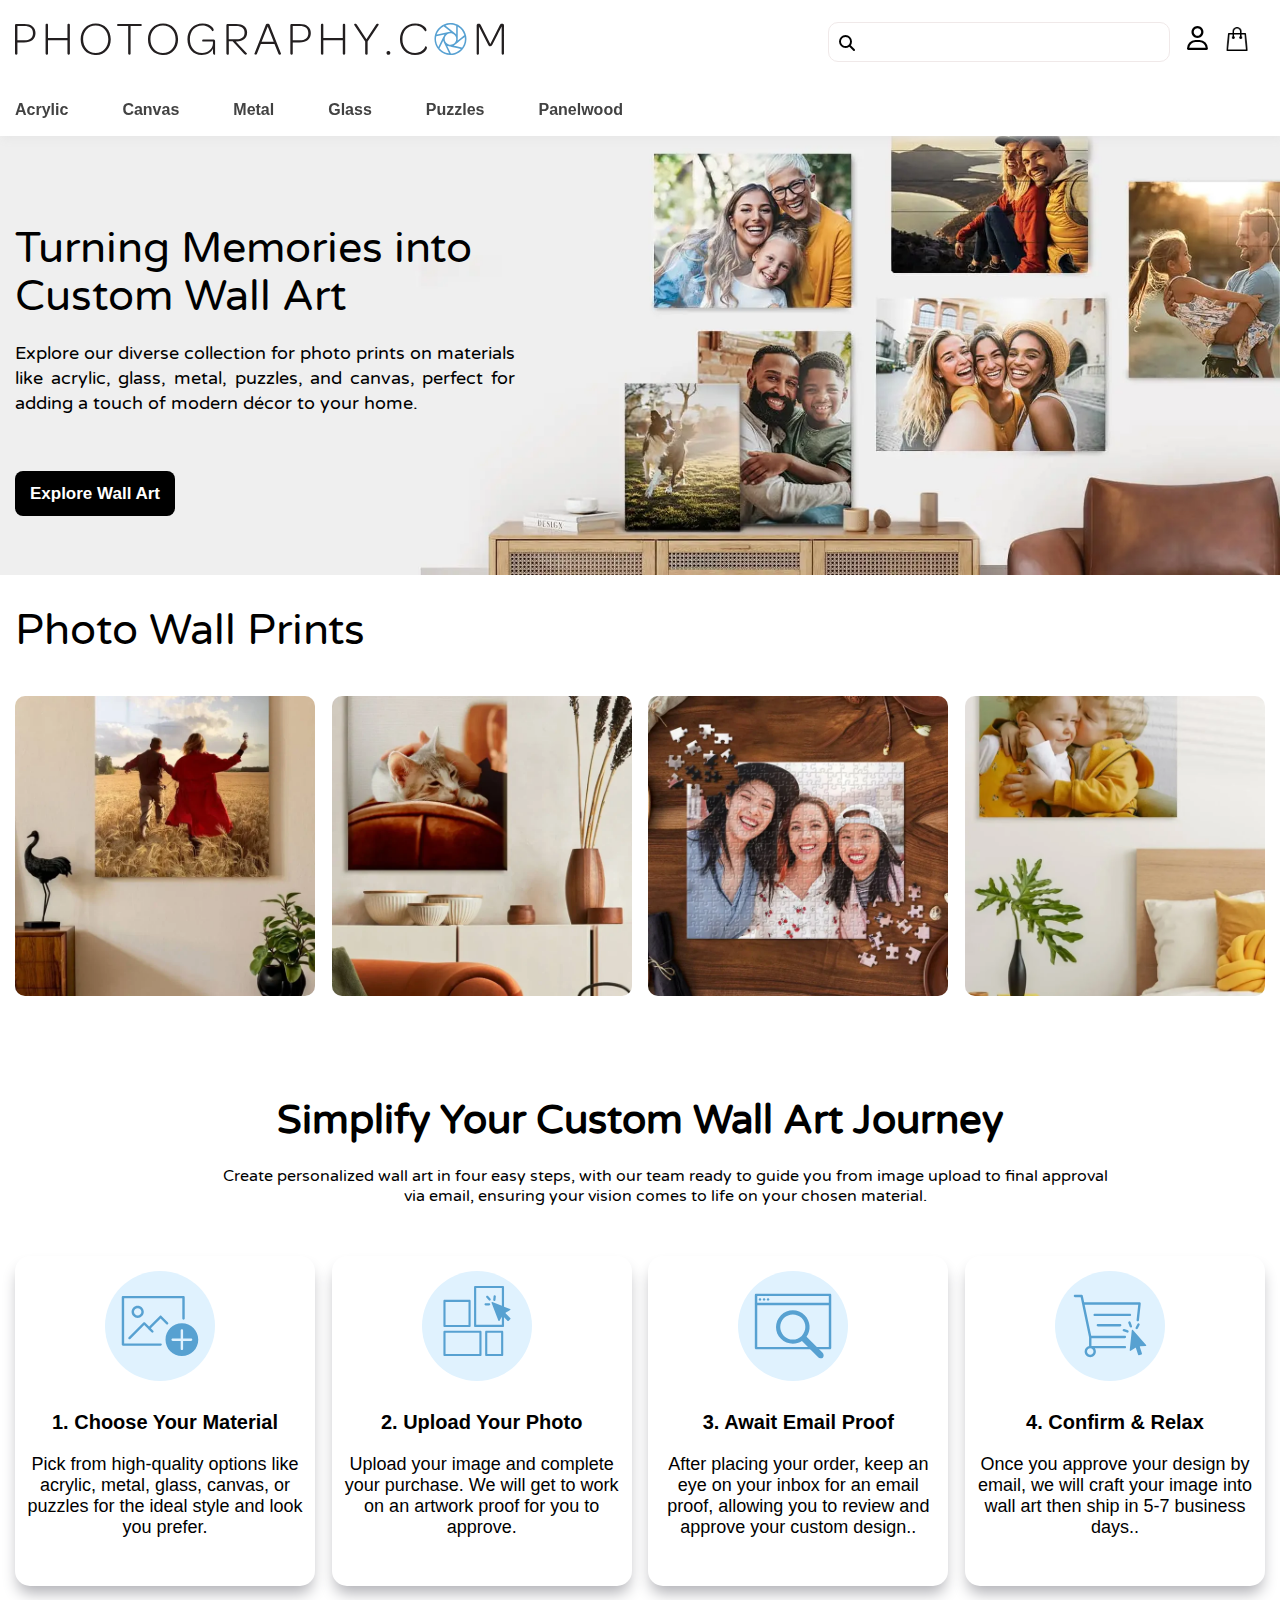
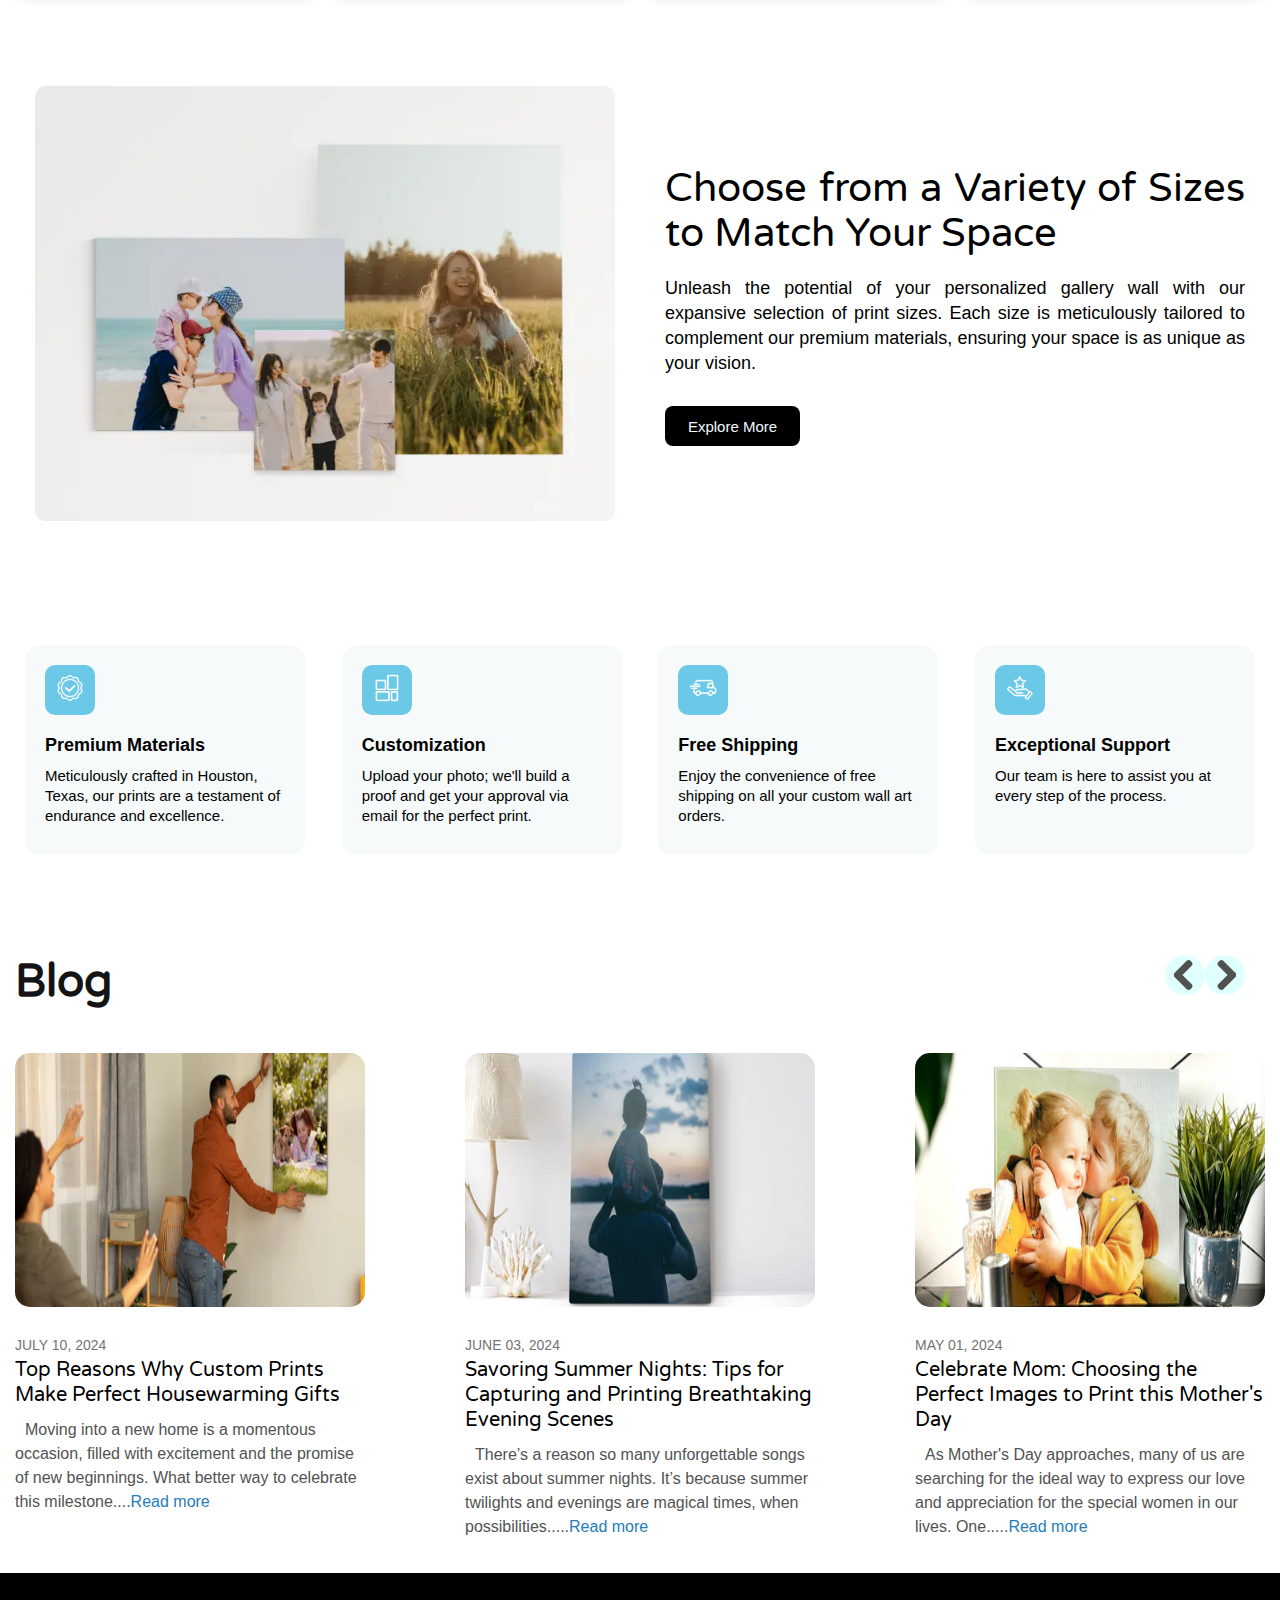
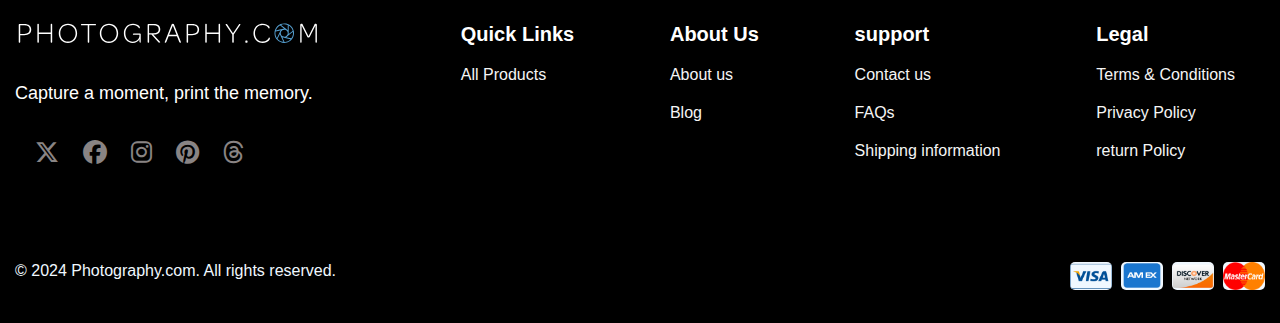
<file: index.html>
<!DOCTYPE html>
<html lang="en">

<head>
    <title>Photography</title>
    <link rel="stylesheet" href="Styles/photography.css">
    <link rel="stylesheet" href="Styles/all.min.css">
    <link href="https://fonts.googleapis.com/css2?family=Varela+Round&display=swap" rel="stylesheet">
</head>

<body>
    <!-- Header Start  -->
    <header>
        <div class="container">
            <div class="header_logo">
                <div class="logo"><img src="image/Photography-Logo.svg"></div>
                <div class="right-side">
                    <div class="search"><i class="fa-solid fa-magnifying-glass"></i>
                        <input type="search">
                    </div>
                    <div class="icons">
                        <div class="profile"><a href="Account.html"><i class="fa-regular fa-user fa-xl"
                                    style="color: black;"></i></a></div>
                        <div class="cart"><a href="Cart.html"><img src="image/cart icon.png" alt="icon-cart" width="24"
                                    height="24" loading="eager"></a>
                        </div>
                    </div>
                </div>
            </div>
            <div class="menu">
                <ul>
                    <li><a href="Acrylic.html">Acrylic</a></li>
                    <li><a href="canvas.html">Canvas</a></li>
                    <li><a href="metal.html">Metal</a></li>
                    <li><a href="glass.html">Glass</a></li>
                    <li><a href="puzzle.html">Puzzles</a></li>
                    <li><a href="panel_wood.html">Panelwood</a></li>
                </ul>
            </div>
        </div>
    </header>
    <!-- Header End  -->

    <br><br><br><br><br>

    <!-- Landing Page Start  -->
    <div class="landing">
        <div class="container">
            <div class="landing-content">
                <h5 class="varela-round-regular">Turning Memories into Custom Wall Art</h5>
                <p class="varela-round-regular">Explore our diverse collection for photo prints on materials like
                    acrylic, glass, metal, puzzles, and
                    canvas,
                    perfect for adding a touch of modern décor to your home.</p>
                <a href="explore-wall-arts.html"><button>Explore Wall Art</button></a>
            </div>
        </div>
    </div>
    <!-- Landing Page End  -->

    <!-- Photo Wall Prints Section Start  -->
    <div class="container">

        <div class="heading">
            <p class="varela-round-regular"> Photo Wall Prints</p>
        </div>
        <div class="photo">
            <div class="Acrylic">
                <img src="image/Acrylic.webp" width="290px">
                <div class="Acrylic1">
                    <button><a href="Acrylic.html">Acrylic</a></button>
                </div>
            </div>
            <div class="canvas">
                <img src="image/Canvas.webp" alt="plat" width="290px">
                <div class="canvas1">
                    <button><a href="canvas.html">Canvas</a></button>
                </div>
            </div>
            <div class="puzzles">
                <img src="image/Puzzles.webp" alt="wall" width="290px">
                <div class="puzzles1">
                    <button><a href="puzzle.html">Puzzles</a></button>
                </div>
            </div>
            <div class="Glass_product">
                <img src="image/glass_product.webp" alt="rabbit" width="290px">
                <div class="Glass_product1">
                    <button><a href="glass.html">Glass Products</a></button>
                </div>
            </div>
        </div>
        <!-- Photo Wall Prints Section End  -->

        <!--Simplify Your Custom Wall Art Journey start-->

        <div class="simplify">
            <div class="simplify_text">
                <h4 class="varela-round-regular">Simplify Your Custom Wall Art Journey</h4>
                <p class="varela-round-regular">Create personalized wall art in four easy steps, with our team ready to
                    guide you from image upload
                    to
                    final approval via email, ensuring your vision comes to life on your chosen material.</p>
            </div>
            <div class="simplify_carts">
                <div class="simplify_img">
                    <div class="img"><img src="image/upload.svg" alt="Image_icon" width="250px"></div>
                    <h5>1. Choose Your Material</h5>
                    <p>Pick from high-quality options like acrylic, metal, glass, canvas, or puzzles for the ideal style
                        and
                        look you prefer.</p>
                </div>
                <div class="simplify_upload">
                    <div class="img"><img src="image/choose.svg" alt="upload_icon" width="250px"></div>
                    <h5>2. Upload Your Photo</h5>
                    <p>Upload your image and complete your purchase. We will get to work on an artwork proof for you to
                        approve.</p>
                </div>
                <div class="simplify_email">
                    <div class="img"><img src="image/review.svg" alt="email_icon" width="250px"></div>
                    <h5>3. Await Email Proof</h5>
                    <p>After placing your order, keep an eye on your inbox for an email proof, allowing you to review
                        and
                        approve your custom design..</p>
                </div>
                <div class="simplify_cart">
                    <div class="img"><img src="image/order.svg" alt="cart_icon" width="250px"></div>
                    <h5>4. Confirm & Relax</h5>
                    <p>Once you approve your design by email, we will craft your image into wall art then ship in 5-7
                        business days..</p>
                </div>
            </div>
        </div>
    </div>
    <!--Simplify Your Custom Wall Art Journey end-->

    <!-- Choose From Variety Section Start  -->
    <div class="container">
        <div class="variety">
            <div class="variety_img"><img src="image/variety_img.webp" alt="content-img"></div>
            <div class="variety_box">
                <div class="variety_text">
                    <div class="variety_content varela-round-regular">
                        <h5>Choose from a Variety of Sizes to Match Your Space</h5>
                        <p>Unleash the potential of your personalized gallery wall with our expansive selection of print
                            sizes. Each size is meticulously tailored to complement our premium materials, ensuring your
                            space is as unique as your vision.</p>
                    </div>
                    <div class="button"><button><a href="index.html">Explore More</a></button></div>
                </div>
            </div>
        </div>
    </div>
    <!-- Choose From Variety Section end  -->

    <!-- Content Servises Section Start   -->
    <div class="container">
        <div class="content">
            <div class="premium_material">
                <div class="premium_material_lable"><img src="image/quality_lable.svg" alt="lable"></div>
                <div class="premium_material_text">
                    <h5>Premium Materials</h5>
                    <p>Meticulously crafted in Houston, Texas, our prints are a testament of endurance and excellence.
                    </p>
                </div>
            </div>
            <div class="customization">
                <div class="customization_lable"><img src="image/customization_lable.svg" alt="lable"></div>
                <div class="customization_text">
                    <h5>Customization</h5>
                    <p>Upload your photo; we'll build a proof and get your approval via email for the perfect print.</p>
                </div>
            </div>
            <div class="free_shipping">
                <div class="free_shipping_lable"><img src="image/shipping_lable.svg" alt="lable"></div>
                <div class="free_shipping_text">
                    <h5>Free Shipping</h5>
                    <p>Enjoy the convenience of free shipping on all your custom wall art orders.</p>
                </div>
            </div>
            <div class="support">
                <div class="support_lable"><img src="image/service_lable.svg" alt="lable"></div>
                <div class="support_text">
                    <h5>Exceptional Support</h5>
                    <p>Our team is here to assist you at every step of the process.</p>
                </div>
            </div>
        </div>
        <!-- Content Servises Section end   -->

        <!-- Blog Section Start  -->
        <div class="blog_section">
            <div class="blog">
                <div class="blog_heading varela-round-regular">
                    <h4>Blog</h4>
                </div>
                <div class="blog_arrow">
                    <img src="image/arrow 2.png" id="arrow">
                    <img src="image/arrow 2.png">
                </div>
            </div>
            <div class="blog_imgs">
                <div class="blog_img">
                    <div class="blog_img1"><img src="image/Blog-Image.webp"></div>
                    <div class="blog_paragraph1">
                        <h5>JULY 10, 2024</h5>
                        <h4 class="varela-round-regular">Top Reasons Why Custom Prints Make Perfect Housewarming Gifts
                        </h4>
                        <p>Moving into a new home is a momentous occasion, filled with excitement and the promise of new
                            beginnings. What better way to celebrate this milestone....<a href="#">Read more</a></p>
                    </div>
                </div>
                <div class="blog_img">
                    <div class="blog_img2"><img src="image/blog-image 2.webp"></div>
                    <div class="blog_paragraph1">
                        <h5>JUNE 03, 2024</h5>
                        <h4 class="varela-round-regular">Savoring Summer Nights: Tips for Capturing and Printing
                            Breathtaking Evening Scenes</h4>
                        <p>There’s a reason so many unforgettable songs exist about summer nights. It’s because summer
                            twilights and evenings are magical times, when possibilities.....<a href="#">Read more</a>
                        </p>
                    </div>
                </div>
                <div class="blog_img">
                    <div class="blog_img3"><img src="image/blog-image 3.jpg"></div>
                    <div class="blog_paragraph1">
                        <h5>MAY 01, 2024</h5>
                        <h4 class="varela-round-regular">Celebrate Mom: Choosing the Perfect Images to Print this
                            Mother's Day</h4>
                        <p>As Mother's Day approaches, many of us are searching for the ideal way to express our love
                            and
                            appreciation for the special women in our lives. One.....<a href="#">Read more</a></p>
                    </div>
                </div>
            </div>
        </div>
    </div>
    <!-- Blog Section End  -->

    <!-- Footer Start  -->
    <div class="Footer">
        <div class="container">
            <div class="footer-content">
                <div class="logos">
                    <div class="light-logo"><img src="image/PhotographyLogoLight.svg"></div>
                    <p>Capture a moment, print the memory.</p>
                    <div class="social-media">
                        <a href="#"><i class="fa-brands fa-x-twitter fa-xl" style="color: #898484;"></i></a>
                        <a href="#"><i class="fa-brands fa-facebook fa-xl" style="color: #898484;"></i></a>
                        <a href="#"><i class="fa-brands fa-instagram fa-xl" style="color: #898484;"></i></a>
                        <a href="#"><i class="fa-brands fa-pinterest fa-xl" style="color: #898484;"></i></a>
                        <a href="#"><i class="fa-brands fa-threads fa-xl" style="color: #898484;"></i></a>
                    </div>
                </div>
                <div class="quick-links">
                    <ul>
                        <h4>Quick Links</h4>
                        <li><a href="#">All Products</a></li>
                    </ul>
                </div>
                <div class="about">
                    <ul>
                        <h4>About Us</h4>
                        <li><a href="#">About us</a></li>
                        <li><a href="#">Blog</a></li>
                    </ul>
                </div>
                <div class="support-1">
                    <ul>
                        <h4>support</h4>
                        <li><a href="#">Contact us</a></li>
                        <li><a href="#">FAQs</a></li>
                        <li><a href="#">Shipping information</a></li>
                    </ul>
                </div>
                <div class="legal">
                    <ul>
                        <h4>Legal</h4>
                        <li><a href="#">Terms & Conditions</a></li>
                        <li><a href="#">Privacy Policy</a></li>
                        <li><a href="#">return Policy</a></li>
                    </ul>
                </div>
            </div>
            <div class="copy-right-footer">
                <div class="copy">
                    <p>© 2024 Photography.com. All rights reserved.</p>
                </div>
                <div class="cards">
                    <img src="image/visa.png">
                    <img src="image/amex.png">
                    <img src="image/discover.png">
                    <img src="image/master-card.png">
                </div>
            </div>
        </div>
    </div>
    <!-- Footer Start  -->

</body>

</html>
</file>
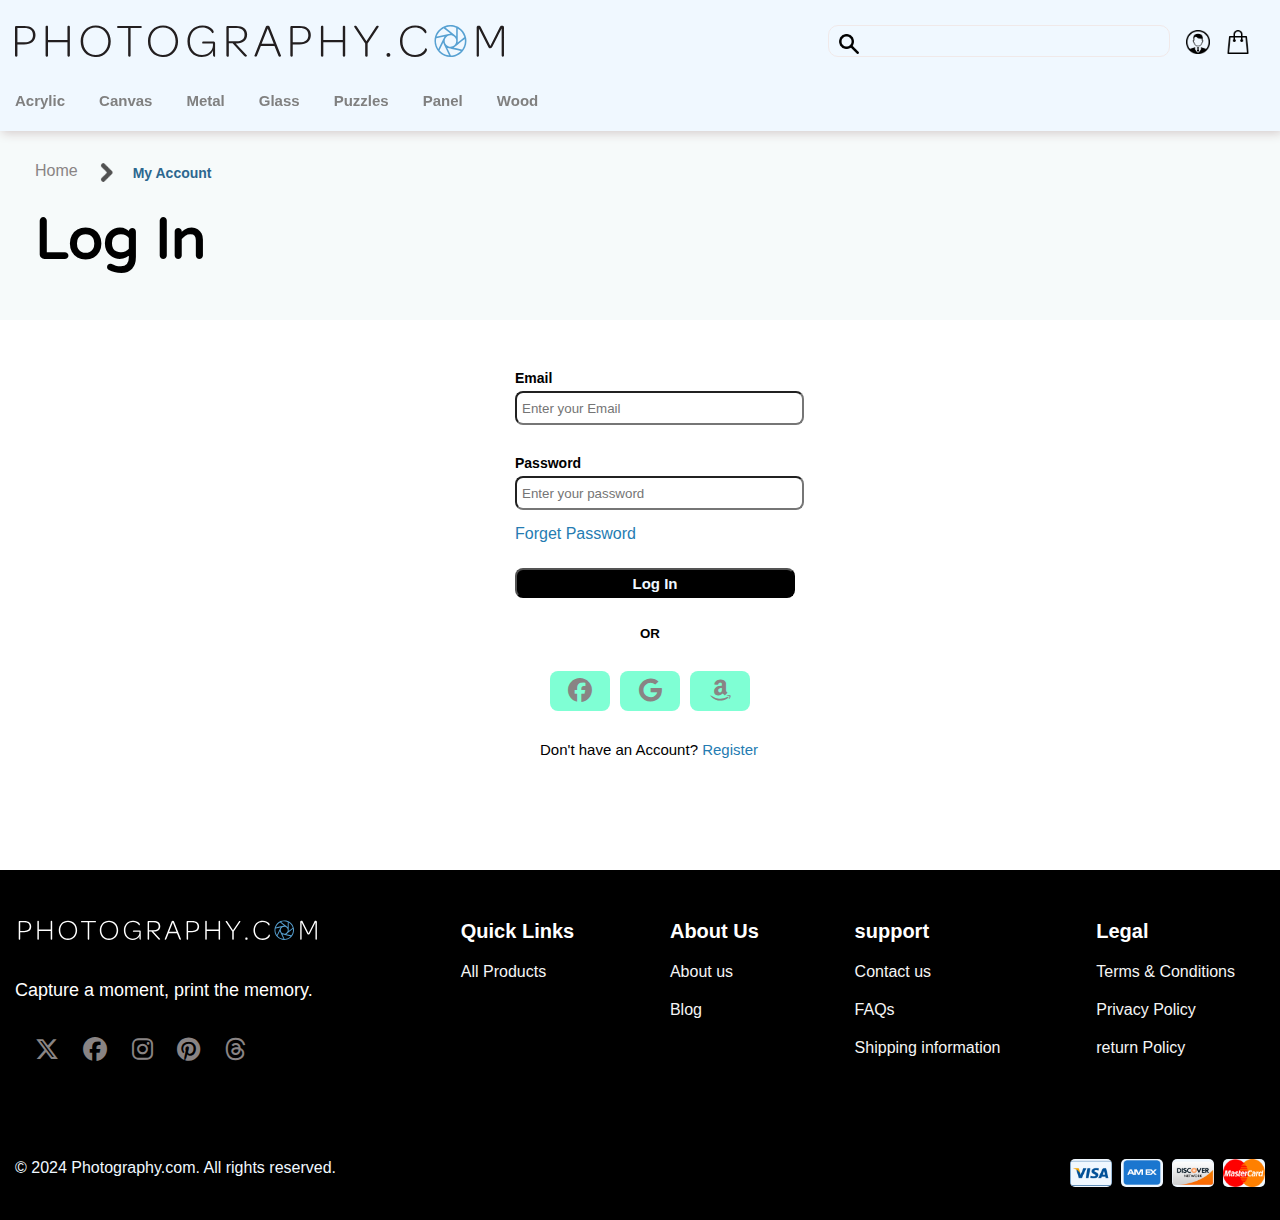
<file: Account.html>
<!DOCTYPE html>
<html lang="en">

<head>
    <title>Account</title>
    <link rel="stylesheet" href="Styles/Account.css">
    <link rel="stylesheet" href="Styles/all.min.css">
    <link href="https://fonts.googleapis.com/css2?family=Varela+Round&display=swap" rel="stylesheet">
    <link rel="preconnect" href="https://fonts.googleapis.com">
    <link
        href="https://fonts.googleapis.com/css2?family=M+PLUS+Rounded+1c:wght@100;300;400;500;700;800;900&display=swap"
        rel="stylesheet">

</head>

<body>
    <!-- Header Start  -->
    <header>
        <div class="container">
            <div class="header_logo">
                <div class="logo">
                    <img src="image/Photography-Logo.svg" alt="">
                </div>
                <div class="right-side">
                    <div class="search"><img src="image/search icon.png" width="20" height="20" loading="eager"
                            class="search-icon">
                        <input type="search">
                    </div>
                    <div class="icons">
                        <div class="profile"><a href="Account.html"><img src="image/profile icon.png" alt="icon-user"
                                    width="24" height="24" loading="eager"></a></div>
                        <div class="cart"><a href="Cart.html"><img src="image/cart icon.png" alt="icon-cart" width="24"
                                    height="24" loading="eager"></a>
                        </div>
                    </div>
                </div>
            </div>
            <div class="menu">
                <ul>
                    <li><a href="Acrylic.html">Acrylic</a></li>
                    <li><a href="canvas.html">Canvas</a></li>
                    <li><a href="metal.html">Metal</a></li>
                    <li><a href="glass.html">Glass</a></li>
                    <li><a href="puzzle.html">Puzzles</a></li>
                    <li><a href="panel_wood.html">Panel Wood</a></li>
                </ul>
            </div>
        </div>
    </header>
    <!-- Header End  -->

    <br><br><br><br><br>

    <div class="main">
        <div class="container">
            <div class="buttons">
                <div class="home"><a href="photography.html">Home</a></div>
                <img src="image/arrow 2.png">
                <div class="my_account">My Account</div>
            </div>
            <div class="log_in varela-round-regular">
                <h5>Log In</h5>
            </div>
        </div>
    </div>
    <!-- Content Start  -->
    <div class="container">
        <div class="log_in_table">
            <div class="login-table-content">
                <form action="#">
                    <div class="email">
                        <h5>Email</h5>
                        <input type="email" placeholder="Enter your Email">
                    </div>
                    <div class="password">
                        <h5>Password</h5>
                        <input type="password" placeholder="Enter your password">
                    </div>
                    <div class="forget_password"><a href="#">Forget Password</a></div>
                    <div class="log_in_btn"><button>Log In</button></div>
                    <div class="line"><img src="image/line.png" id="line1">
                        <h5>OR</h5><img src="image/line.png" id="line2">
                    </div>
                    <div class="log_In_with_logos">
                        <div class="log_in_with_facebook">
                            <a href="#"><i class="fa-brands fa-facebook fa-xl" style="color: #898484;"></i></a>
                        </div>
                        <div class="log_in_with_google">
                            <i class="fa-brands fa-google fa-xl" style="color: #898484;"></i>
                        </div>
                        <div class="log_in_with_amazon">
                            <i class="fa-brands fa-amazon fa-xl" style="color: #898484;"></i>
                        </div>
                    </div>
                    <div class="register">
                        <p>Don't have an Account? <a href="#">Register</a></p>
                    </div>
                </form>
            </div>
        </div>
    </div>
    <!-- Content Over  -->

    <!-- Footer Start  -->
    <div class="Footer">
        <div class="container">
            <div class="footer-content">
                <div class="logos">
                    <div class="light-logo"><img src="image/PhotographyLogoLight.svg"></div>
                    <p>Capture a moment, print the memory.</p>
                    <div class="social-media">
                        <a href="#"><i class="fa-brands fa-x-twitter fa-xl" style="color: #898484;"></i></a>
                        <a href="#"><i class="fa-brands fa-facebook fa-xl" style="color: #898484;"></i></a>
                        <a href="#"><i class="fa-brands fa-instagram fa-xl" style="color: #898484;"></i></a>
                        <a href="#"><i class="fa-brands fa-pinterest fa-xl" style="color: #898484;"></i></a>
                        <a href="#"><i class="fa-brands fa-threads fa-xl" style="color: #898484;"></i></a>
                    </div>
                </div>
                <div class="quick-links">
                    <ul>
                        <h4>Quick Links</h4>
                        <li><a href="#">All Products</a></li>
                    </ul>
                </div>
                <div class="about">
                    <ul>
                        <h4>About Us</h4>
                        <li><a href="#">About us</a></li>
                        <li><a href="#">Blog</a></li>
                    </ul>
                </div>
                <div class="support">
                    <ul>
                        <h4>support</h4>
                        <li><a href="#">Contact us</a></li>
                        <li><a href="#">FAQs</a></li>
                        <li><a href="#">Shipping information</a></li>
                    </ul>
                </div>
                <div class="legal">
                    <ul>
                        <h4>Legal</h4>
                        <li><a href="#">Terms & Conditions</a></li>
                        <li><a href="#">Privacy Policy</a></li>
                        <li><a href="#">return Policy</a></li>
                    </ul>
                </div>
            </div>
            <div class="copy-right-footer">
                <div class="copy">
                    <p>© 2024 Photography.com. All rights reserved.</p>
                </div>
                <div class="cards">
                    <img src="image/visa.png">
                    <img src="image/amex.png">
                    <img src="image/discover.png">
                    <img src="image/master-card.png">
                </div>
            </div>
        </div>
    <!-- Footer End  -->

</body>

</html>
</file>
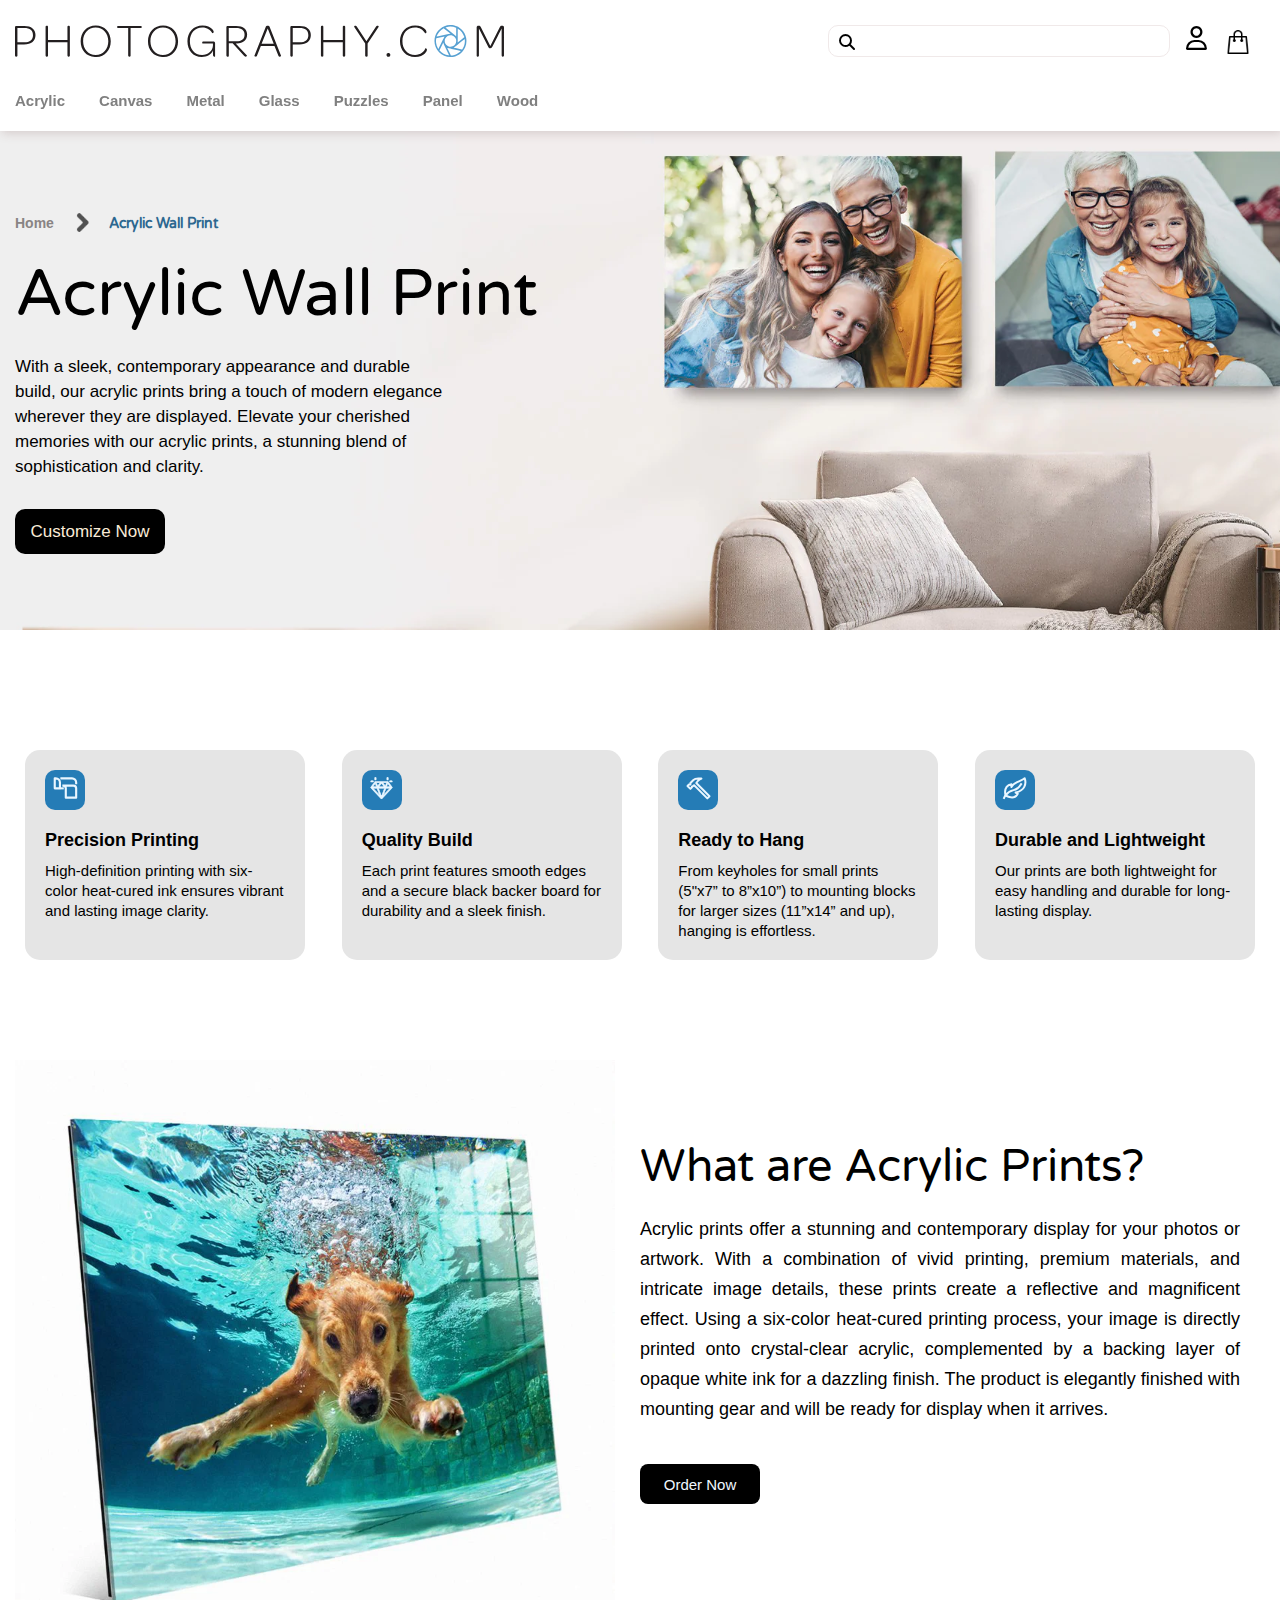
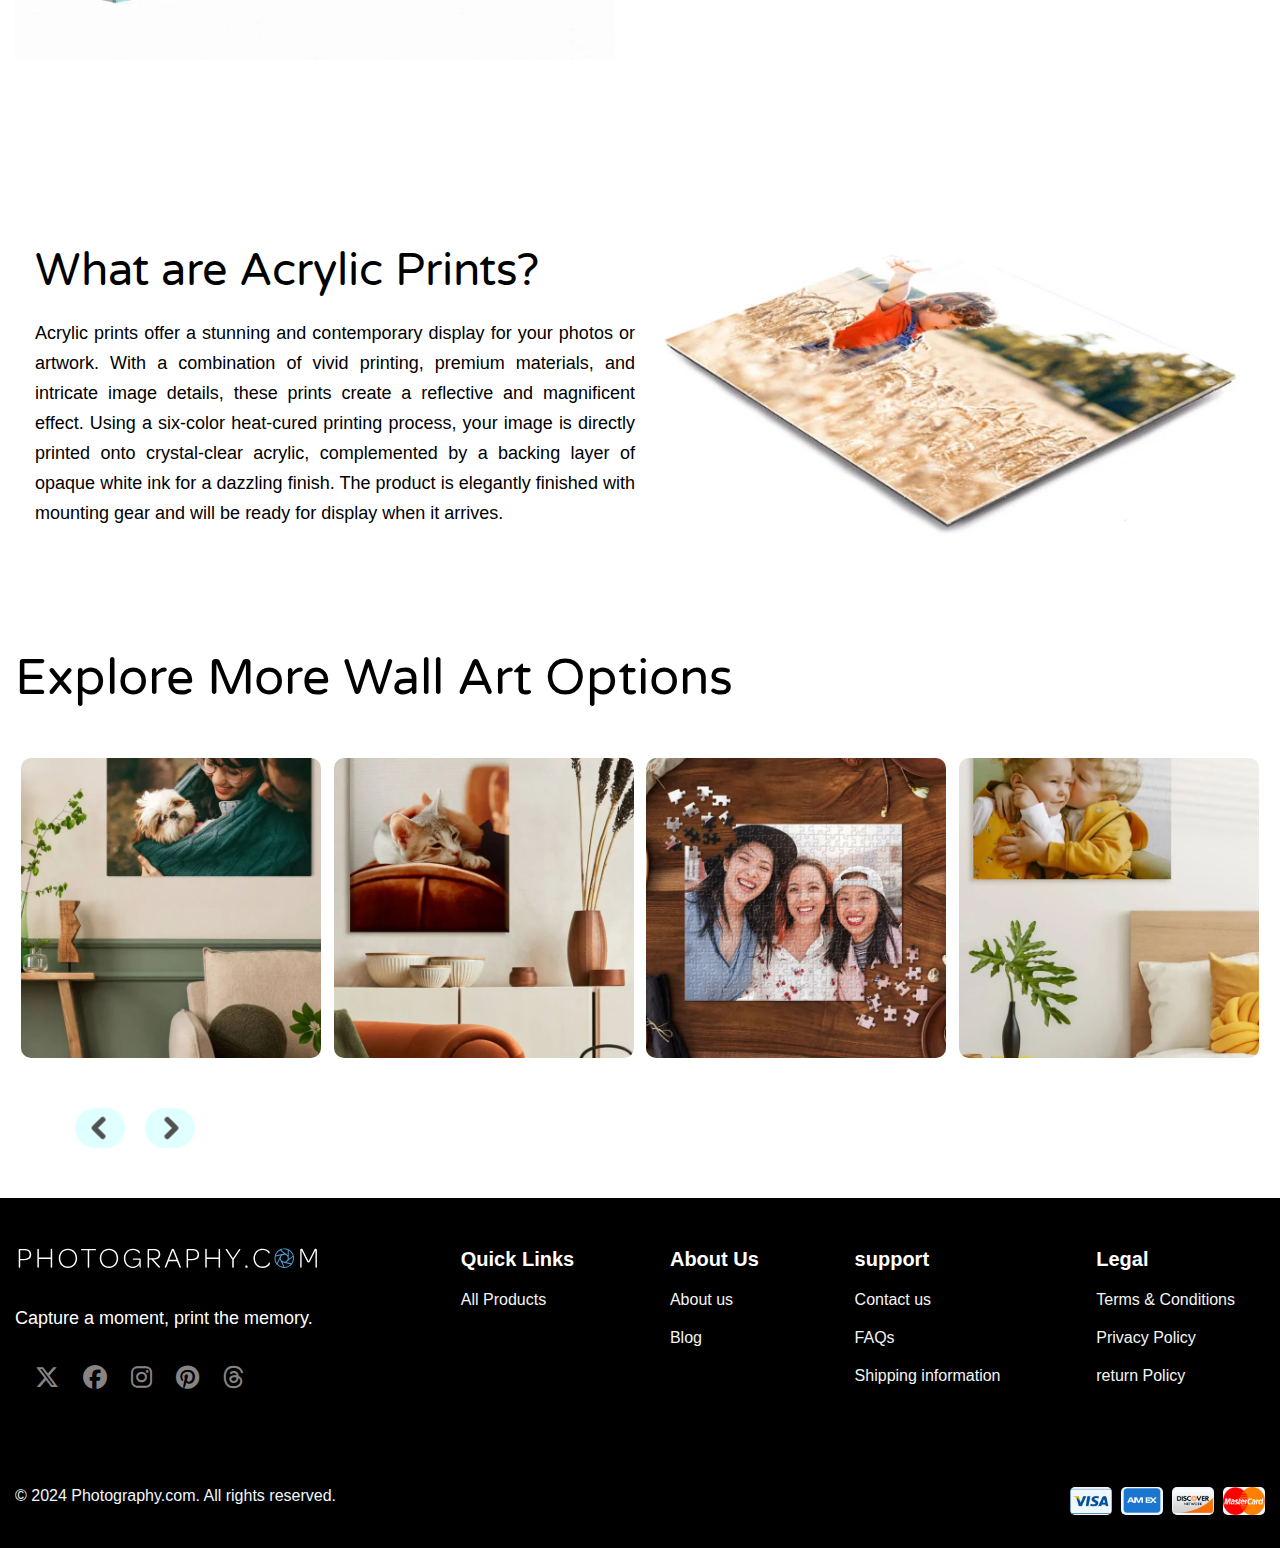
<file: Acrylic.html>
<!DOCTYPE html>
<html lang="en">

<head>
    <title>Acrylic</title>
    <link rel="stylesheet" href="Styles/Acryli.css">
    <link rel="stylesheet" href="Styles/all.min.css">
    <link href="https://fonts.googleapis.com/css2?family=Varela+Round&display=swap" rel="stylesheet">
</head>

<body>
    <!-- Header Start  -->
    <header>
        <div class="container">
            <div class="header_logo">
                <div class="logo"><img src="image/Photography-Logo.svg"></div>
                <div class="right-side">
                    <div class="search"><i class="fa-solid fa-magnifying-glass"></i>
                        <input type="search">
                    </div>
                    <div class="icons">
                        <div class="profile"><a href="Account.html"><i class="fa-regular fa-user fa-xl"
                                    style="color: black;"></i></a></div>
                        <div class="cart"><a href="Cart.html"><img src="image/cart icon.png" alt="icon-cart" width="24"
                                    height="24" loading="eager"></a>
                        </div>
                    </div>
                </div>
            </div>
            <div class="menu">
                <ul>
                    <li><a href="Acrylic.html">Acrylic</a></li>
                    <li><a href="canvas.html">Canvas</a></li>
                    <li><a href="metal.html">Metal</a></li>
                    <li><a href="glass.html">Glass</a></li>
                    <li><a href="puzzle.html">Puzzles</a></li>
                    <li><a href="panel_wood.html">Panel Wood</a></li>
                </ul>
            </div>
        </div>
    </header>
    <!-- Header Over  -->

    <br><br><br><br><br>

    <!-- Landing Page Start  -->
    <div class="landing">
        <div class="container">
            <div class="buttons">
                <div class="home varela-round-regular"><a href="photography.html">Home</a></div>
                <img src="image/arrow 2.png">
                <div class="acrylic_wall_print varela-round-regular">Acrylic Wall Print</div>
            </div>
            <h5 class="varela-round-regular">Acrylic Wall Print</h5>
            <p>With a sleek, contemporary appearance and durable build, our acrylic prints bring a touch of modern
                elegance wherever they are displayed. Elevate your cherished memories with our acrylic prints, a
                stunning blend of sophistication and clarity. </p>
            <button>Customize Now</button>
        </div>
    </div>
    <!-- Landing Page Over  -->

    <!-- Content Start  -->
    <div class="container">
        <div class="content">
            <div class="precision_printing">
                <div class="precision_printing_lable"><img src="image/PrecisePrinting-Icons.svg" alt="lable"></div>
                <div class="precision_printing_text">
                    <h5>Precision Printing</h5>
                    <p>High-definition printing with six-color heat-cured ink ensures vibrant and lasting image clarity.
                    </p>
                </div>
            </div>
            <div class="quality_build">
                <div class="quality_build_lable"><img src="image/Quality-Build-Icons.svg" alt="lable"></div>
                <div class="quality_build_text">
                    <h5>Quality Build</h5>
                    <p>Each print features smooth edges and a secure black backer board for durability and a sleek
                        finish.
                    </p>
                </div>
            </div>
            <div class="ready_to_hang">
                <div class="ready_to_hang_lable"><img src="image/Ready-to-hang-Icons.svg" alt="lable"></div>
                <div class="ready_to_hang_text">
                    <h5>Ready to Hang</h5>
                    <p>From keyholes for small prints (5"x7” to 8”x10”) to mounting blocks for larger sizes (11”x14” and
                        up), hanging is effortless.</p>
                </div>
            </div>
            <div class="durable_and_lightweight">
                <div class="durable_lable"><img src="image/LightWeight-Durable-Icon.svg" alt="lable"></div>
                <div class="durable_text">
                    <h5>Durable and Lightweight</h5>
                    <p>Our prints are both lightweight for easy handling and durable for long-lasting display.</p>
                </div>
            </div>
        </div>
    <!-- Content End  -->

    <!-- Acrylic Print Semple Start -->
        <div class="acrylic_container">
            <div class="acrylic_prints">
                <div class="acrylic_prints_image"><img src="image/Acrylic_Dog_Photo.webp"></div>
                <div class="acrylic_prints_text">
                    <div class="acrylic_prints_text_heading varela-round-regular">What are Acrylic Prints?</div>
                    <div class="acrylic_prints_text_paragraph v">Acrylic prints offer a stunning and contemporary display
                        for
                        your photos or artwork. With a combination of vivid printing, premium materials, and intricate
                        image
                        details, these prints create a reflective and magnificent effect. Using a six-color heat-cured
                        printing process, your image is directly printed onto crystal-clear acrylic, complemented by a
                        backing layer of opaque white ink for a dazzling finish. The product is elegantly finished with
                        mounting gear and will be ready for display when it arrives.</div>
                    <div class="acrylic_prints_button"><button>Order Now</button></div>
                </div>
            </div>
        </div>
        <div class="acrylic_container2">
            <div class="acrylic_prints2">
                <div class="acrylic_prints_text2">
                    <div class="acrylic_prints_text_heading2 varela-round-regular ">What are Acrylic Prints?</div>
                    <div class="acrylic_prints_text_paragraph2">Acrylic prints offer a stunning and contemporary display
                        for
                        your photos or artwork. With a combination of vivid printing, premium materials, and intricate
                        image
                        details, these prints create a reflective and magnificent effect. Using a six-color heat-cured
                        printing process, your image is directly printed onto crystal-clear acrylic, complemented by a
                        backing layer of opaque white ink for a dazzling finish. The product is elegantly finished with
                        mounting gear and will be ready for display when it arrives.</div>
                </div>
                <div class="acrylic_prints_image2"><img src="image/Acrlyic_Field_Flatylay.webp"></div>
            </div>
        </div>
    <!-- Acrylic Print Semple End -->

    <!-- Related Arts Start  -->
        <div class="heading">
            <p class="varela-round-regular">Explore More Wall Art Options</p>
        </div>
        <div class="photo">
            <div class="Acrylic">
                <img src="image/metal_product_photo.webp" width="290px">
                <div class="Acrylic1">
                    <button><a href="#">Metal Product</a></button>
                </div>
            </div>
            <div class="canvas">
                <img src="image/Canvas.webp" alt="plat" width="290px">
                <div class="canvas1">
                    <button><a href="#">Canvas</a></button>
                </div>
            </div>
            <div class="puzzles">
                <img src="image/Puzzles.webp" alt="wall" width="290px">
                <div class="puzzles1">
                    <button><a href="#">Puzzles</a></button>
                </div>
            </div>
            <div class="Glass_product">
                <img src="image/glass_product.webp" alt="rabbit" width="290px">
                <div class="Glass_product1">
                    <button><a href="#">Glass Products</a></button>
                </div>
            </div>
        </div>
        <div class="blog_arrow">
            <img src="image/arrow 2.png" id="arrow">
            <img src="image/arrow 2.png">
        </div>
    </div>
    <!-- Related Arts Over  -->

    <!-- Footer Start  -->
    <div class="Footer">
        <div class="container">
            <div class="footer-content">
                <div class="logos">
                    <div class="light-logo"><img src="image/PhotographyLogoLight.svg"></div>
                    <p>Capture a moment, print the memory.</p>
                    <div class="social-media">
                        <a href="#"><i class="fa-brands fa-x-twitter fa-xl" style="color: #898484;"></i></a>
                        <a href="#"><i class="fa-brands fa-facebook fa-xl" style="color: #898484;"></i></a>
                        <a href="#"><i class="fa-brands fa-instagram fa-xl" style="color: #898484;"></i></a>
                        <a href="#"><i class="fa-brands fa-pinterest fa-xl" style="color: #898484;"></i></a>
                        <a href="#"><i class="fa-brands fa-threads fa-xl" style="color: #898484;"></i></a>
                    </div>
                </div>
                <div class="quick-links">
                    <ul>
                        <h4>Quick Links</h4>
                        <li><a href="#">All Products</a></li>
                    </ul>
                </div>
                <div class="about">
                    <ul>
                        <h4>About Us</h4>
                        <li><a href="#">About us</a></li>
                        <li><a href="#">Blog</a></li>
                    </ul>
                </div>
                <div class="support">
                    <ul>
                        <h4>support</h4>
                        <li><a href="#">Contact us</a></li>
                        <li><a href="#">FAQs</a></li>
                        <li><a href="#">Shipping information</a></li>
                    </ul>
                </div>
                <div class="legal">
                    <ul>
                        <h4>Legal</h4>
                        <li><a href="#">Terms & Conditions</a></li>
                        <li><a href="#">Privacy Policy</a></li>
                        <li><a href="#">return Policy</a></li>
                    </ul>
                </div>
            </div>
            <div class="copy-right-footer">
                <div class="copy">
                    <p>© 2024 Photography.com. All rights reserved.</p>
                </div>
                <div class="cards">
                    <img src="image/visa.png">
                    <img src="image/amex.png">
                    <img src="image/discover.png">
                    <img src="image/master-card.png">
                </div>
            </div>
        </div>
    </div>
    <!-- Footer End  -->

</body>

</html>
</file>
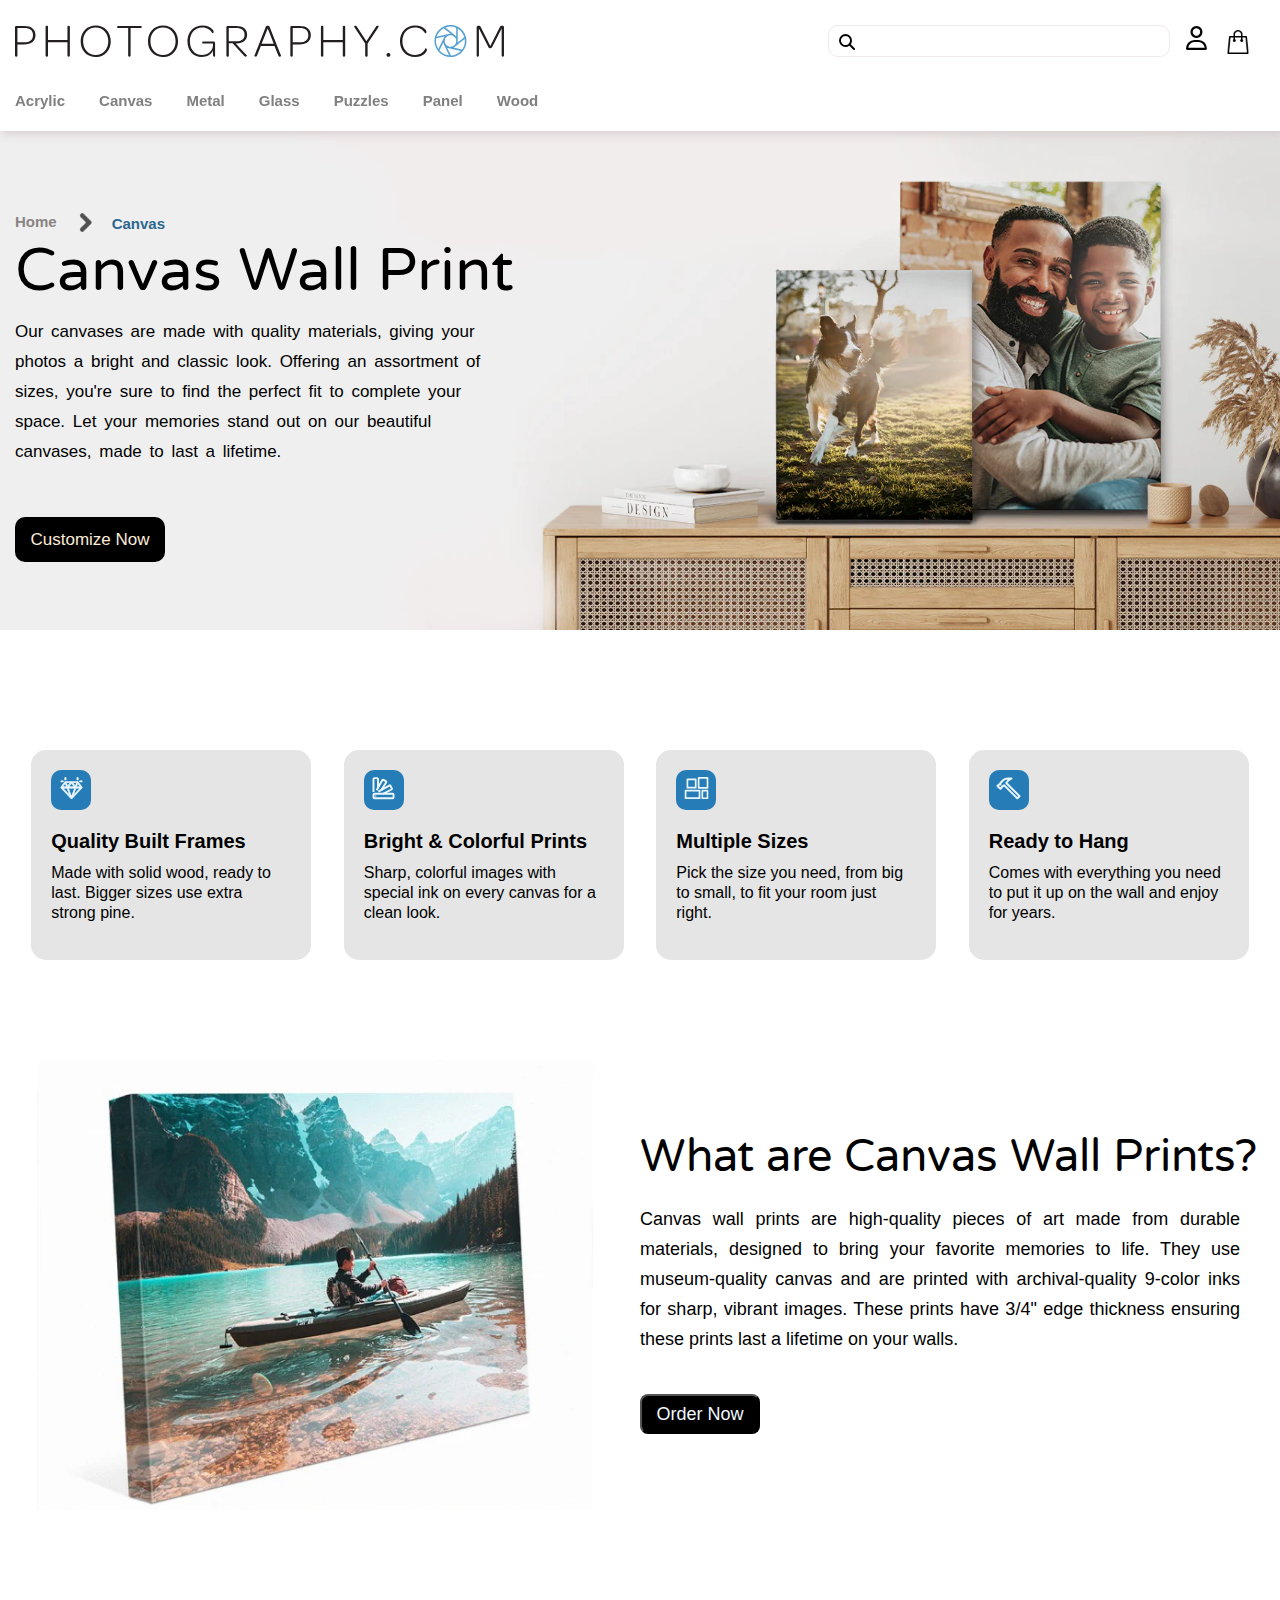
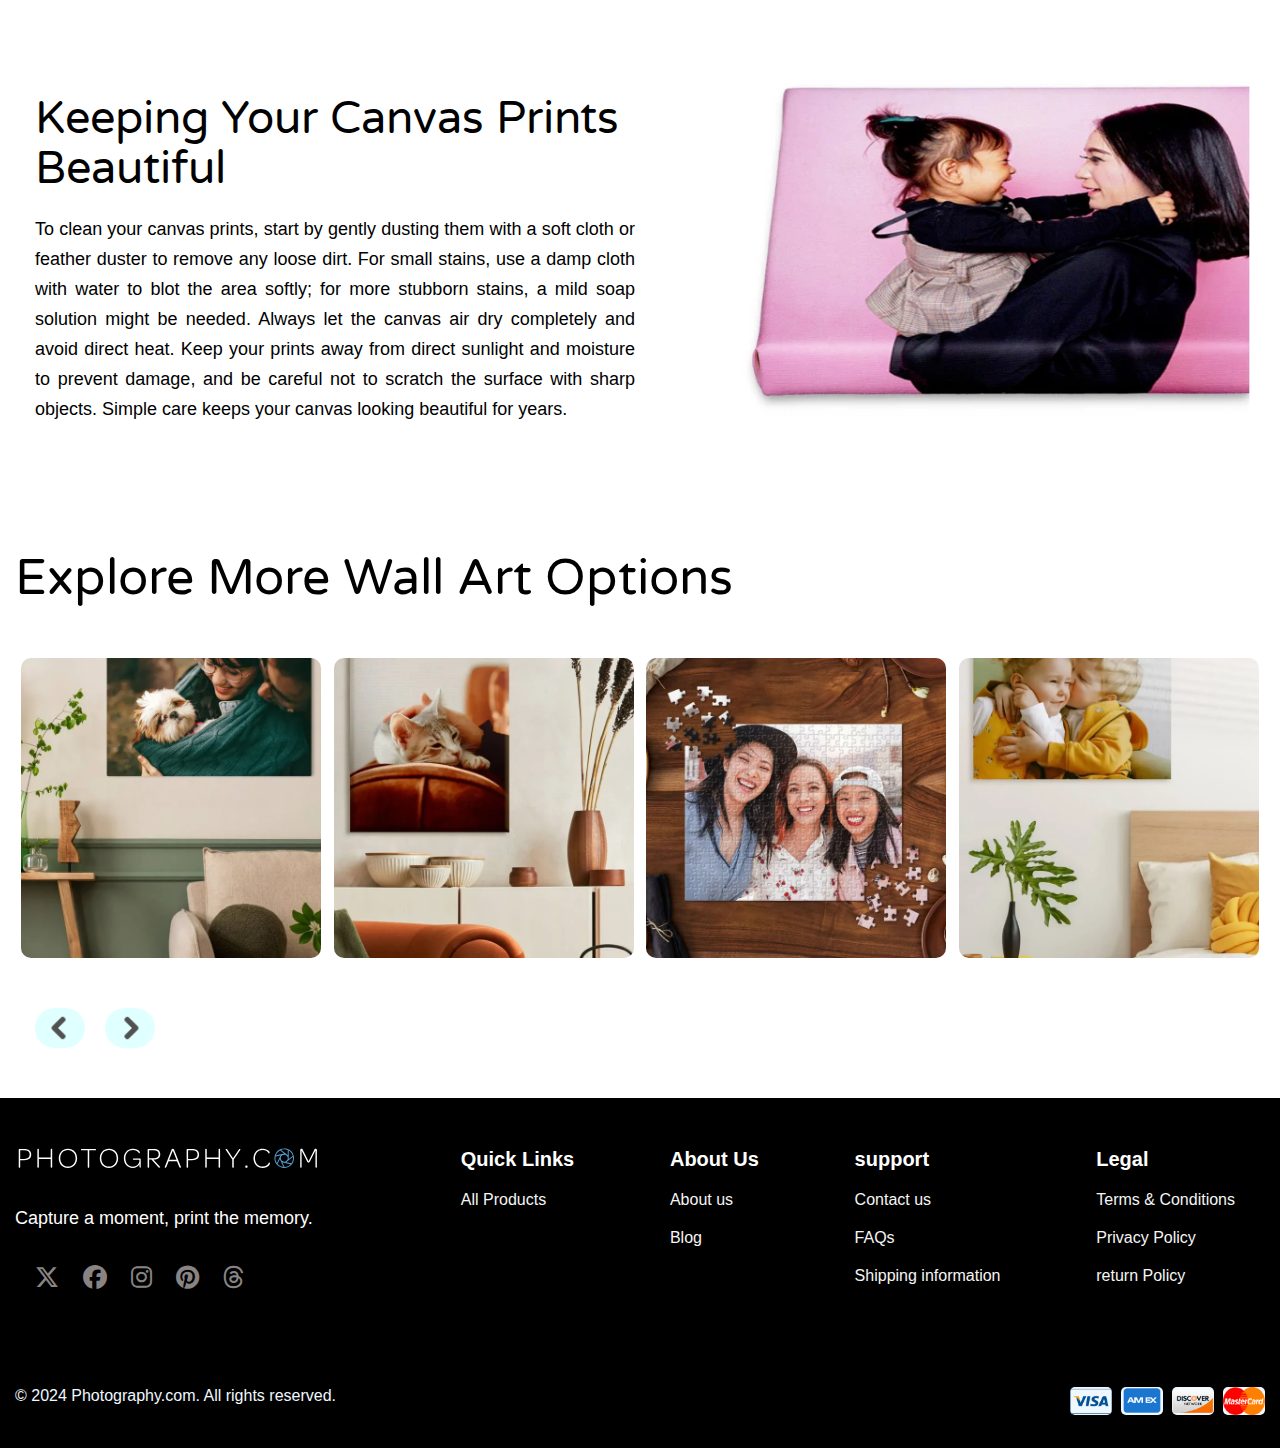
<file: canvas.html>
<!DOCTYPE html>
<html lang="en">

<head>
    <title>Canvas</title>
    <link rel="stylesheet" href="Styles/canvas.css">
    <link rel="stylesheet" href="Styles/all.min.css">
    <link href="https://fonts.googleapis.com/css2?family=Varela+Round&display=swap" rel="stylesheet">
</head>

<body>
    <!-- Header Start  -->
    <header>
        <div class="container">
            <div class="header_logo">
                <div class="logo"><img src="image/Photography-Logo.svg"></div>
                <div class="right-side">
                    <div class="search"><i class="fa-solid fa-magnifying-glass"></i>
                        <input type="search">
                    </div>
                    <div class="icons">
                        <div class="profile"><a href="Account.html"><i class="fa-regular fa-user fa-xl"
                                    style="color: black;"></i></a></div>
                        <div class="cart"><a href="Cart.html"><img src="image/cart icon.png" alt="icon-cart" width="24"
                                    height="24" loading="eager"></a>
                        </div>
                    </div>
                </div>
            </div>
            <div class="menu">
                <ul>
                    <li><a href="Acrylic.html">Acrylic</a></li>
                    <li><a href="canvas.html">Canvas</a></li>
                    <li><a href="metal.html">Metal</a></li>
                    <li><a href="glass.html">Glass</a></li>
                    <li><a href="puzzle.html">Puzzles</a></li>
                    <li><a href="panel_wood.html">Panel Wood</a></li>
                </ul>
            </div>
        </div>
    </header>
    <!-- Header Over  -->

    <br><br><br><br><br>

    <!-- Landing Page  Start -->
    <div class="landing">
        <div class="container">
            <div class="buttons">
                <div class="home"><a href="photography.html">Home</a></div>
                <img src="image/arrow 2.png">
                <div class="canva_wall_print">Canvas</div>
            </div>
            <h5 class="varela-round-regular">Canvas Wall Print</h5>
            <p>Our canvases are made with quality materials, giving your photos a bright and classic look. Offering an
                assortment of sizes, you're sure to find the perfect fit to complete your space. Let your memories stand
                out on our beautiful canvases, made to last a lifetime. </p>
            <button>Customize Now</button>
        </div>
    </div>
    <!-- Landing Page Over -->

    <!-- Content Start  -->
    <div class="container">
        <div class="content">
            <div class="quality_build_frame">
                <div class="quality_build_frame_lable"><img src="image/Quality-Build-Icons.svg" alt="lable"></div>
                <div class="quality_build_frame_text">
                    <h5>Quality Built Frames</h5>
                    <p>Made with solid wood, ready to last. Bigger sizes use extra strong pine.</p>
                </div>
            </div>
            <div class="Colorful_prints">
                <div class="Colorful_prints_lable"><img src="image/Bright-Colorful-Icons.svg" alt="lable"></div>
                <div class="Colorful_prints_text">
                    <h5>Bright & Colorful Prints</h5>
                    <p>Sharp, colorful images with special ink on every canvas for a clean look.
                    </p>
                </div>
            </div>
            <div class="multiple_size">
                <div class="multiple_size_lable"><img src="image/multiple size.svg" alt="lable"></div>
                <div class="multiple_size_text">
                    <h5>Multiple Sizes</h5>
                    <p>Pick the size you need, from big to small, to fit your room just right.</p>
                </div>
            </div>
            <div class="ready_to_hang">
                <div class="ready_to_hang_lable"><img src="image/Ready-to-hang-Icons.svg" alt="lable"></div>
                <div class="ready_to_hang_text">
                    <h5>Ready to Hang</h5>
                    <p>Comes with everything you need to put it up on the wall and enjoy for years.</p>
                </div>
            </div>
        </div>
    <!-- Content End  -->

    <!-- Canvas Print Semple  Start-->
        <div class="canvas_container">
            <div class="canvas_prints">
                <div class="canvas_prints_image"><img src="image/Canvas_Print_Quarter_View.webp"></div>
                <div class="canvas_prints_text">
                    <div class="canvas_prints_text_heading varela-round-regular">What are Canvas Wall Prints?</div>
                    <div class="canvas_prints_text_paragraph">Canvas wall prints are high-quality pieces of art made
                        from durable materials, designed to bring your favorite memories to life. They use
                        museum-quality
                        canvas and are printed with archival-quality 9-color inks for sharp, vibrant images. These
                        prints have 3/4" edge thickness ensuring these prints last a lifetime on your walls.</div>
                    <div class="canvas_prints_button"><button>Order Now</button></div>
                </div>
            </div>
        </div>
        <div class="canvas_container2">
            <div class="canvas_prints2">
                <div class="canvas_prints_text2">
                    <div class="canvas_prints_text_heading2 varela-round-regular">
                        <p>Keeping Your Canvas Prints Beautiful
                    </div>
                    <div class="canvas_prints_text_paragraph2">To clean your canvas prints, start by gently dusting them
                        with a soft cloth or feather duster to remove any loose dirt. For small stains, use a damp cloth
                        with water to blot the area softly; for more stubborn stains, a mild soap solution might be
                        needed. Always let the canvas air dry completely and avoid direct heat. Keep your prints away
                        from direct sunlight and moisture to prevent damage, and be careful not to scratch the surface
                        with sharp objects. Simple care keeps your canvas looking beautiful for years.</p>
                    </div>
                </div>
                <div class="canvas_prints_image2"><img src="image/Canvas_Flatlay_Women_Daughter_Pink.webp"></div>
            </div>
        </div>
    <!-- Canvas Print Semple End -->

    <!-- Related Arts Start -->
        <div class="products_container">
            <div class="heading varela-round-regular">
                <p>Explore More Wall Art Options</p>
            </div>
            <div class="photo">
                <div class="Acrylic">
                    <img src="image/metal_product_photo.webp" width="290px">
                    <div class="Acrylic1">
                        <button><a href="#">Acrylic</a></button>
                    </div>
                </div>
                <div class="canvas">
                    <img src="image/Canvas.webp" alt="plat" width="290px">
                    <div class="canvas1">
                        <button><a href="#">Canvas</a></button>
                    </div>
                </div>
                <div class="puzzles">
                    <img src="image/Puzzles.webp" alt="wall" width="290px">
                    <div class="puzzles1">
                        <button><a href="#">Puzzles</a></button>
                    </div>
                </div>
                <div class="Glass_product">
                    <img src="image/glass_product.webp" alt="rabbit" width="290px">
                    <div class="Glass_product1">
                        <button><a href="#">Glass Products</a></button>
                    </div>
                </div>
            </div>
        </div>

        <div class="blog_arrow">
            <img src="image/arrow 2.png" id="arrow">
            <img src="image/arrow 2.png">
        </div>
    </div>
    <!-- Related Arts End -->

    <!-- Footer Start  -->
    <div class="Footer">
        <div class="container">
            <div class="footer-content">
                <div class="logos">
                    <div class="light-logo"><img src="image/PhotographyLogoLight.svg"></div>
                    <p class="roboto-medium">Capture a moment, print the memory.</p>
                    <div class="social-media">
                        <a href="#"><i class="fa-brands fa-x-twitter fa-xl" style="color: #898484;"></i></a>
                        <a href="#"><i class="fa-brands fa-facebook fa-xl" style="color: #898484;"></i></a>
                        <a href="#"><i class="fa-brands fa-instagram fa-xl" style="color: #898484;"></i></a>
                        <a href="#"><i class="fa-brands fa-pinterest fa-xl" style="color: #898484;"></i></a>
                        <a href="#"><i class="fa-brands fa-threads fa-xl" style="color: #898484;"></i></a>
                    </div>
                </div>
                <div class="quick-links roboto-medium">
                    <ul>
                        <h4>Quick Links</h4>
                        <li><a href="#">All Products</a></li>
                    </ul>
                </div>
                <div class="about roboto-medium ">
                    <ul>
                        <h4>About Us</h4>
                        <li><a href="#">About us</a></li>
                        <li><a href="#">Blog</a></li>
                    </ul>
                </div>
                <div class="support roboto-medium">
                    <ul>
                        <h4>support</h4>
                        <li><a href="#">Contact us</a></li>
                        <li><a href="#">FAQs</a></li>
                        <li><a href="#">Shipping information</a></li>
                    </ul>
                </div>
                <div class="legal roboto-medium">
                    <ul>
                        <h4>Legal</h4>
                        <li><a href="#">Terms & Conditions</a></li>
                        <li><a href="#">Privacy Policy</a></li>
                        <li><a href="#">return Policy</a></li>
                    </ul>
                </div>
            </div>
            <div class="copy-right-footer">
                <div class="copy roboto-regular">
                    <p>© 2024 Photography.com. All rights reserved.</p>
                </div>
                <div class="cards">
                    <img src="image/visa.png">
                    <img src="image/amex.png">
                    <img src="image/discover.png">
                    <img src="image/master-card.png">
                </div>
            </div>
        </div>
    <!-- Footer End  -->

</body>

</html>
</file>
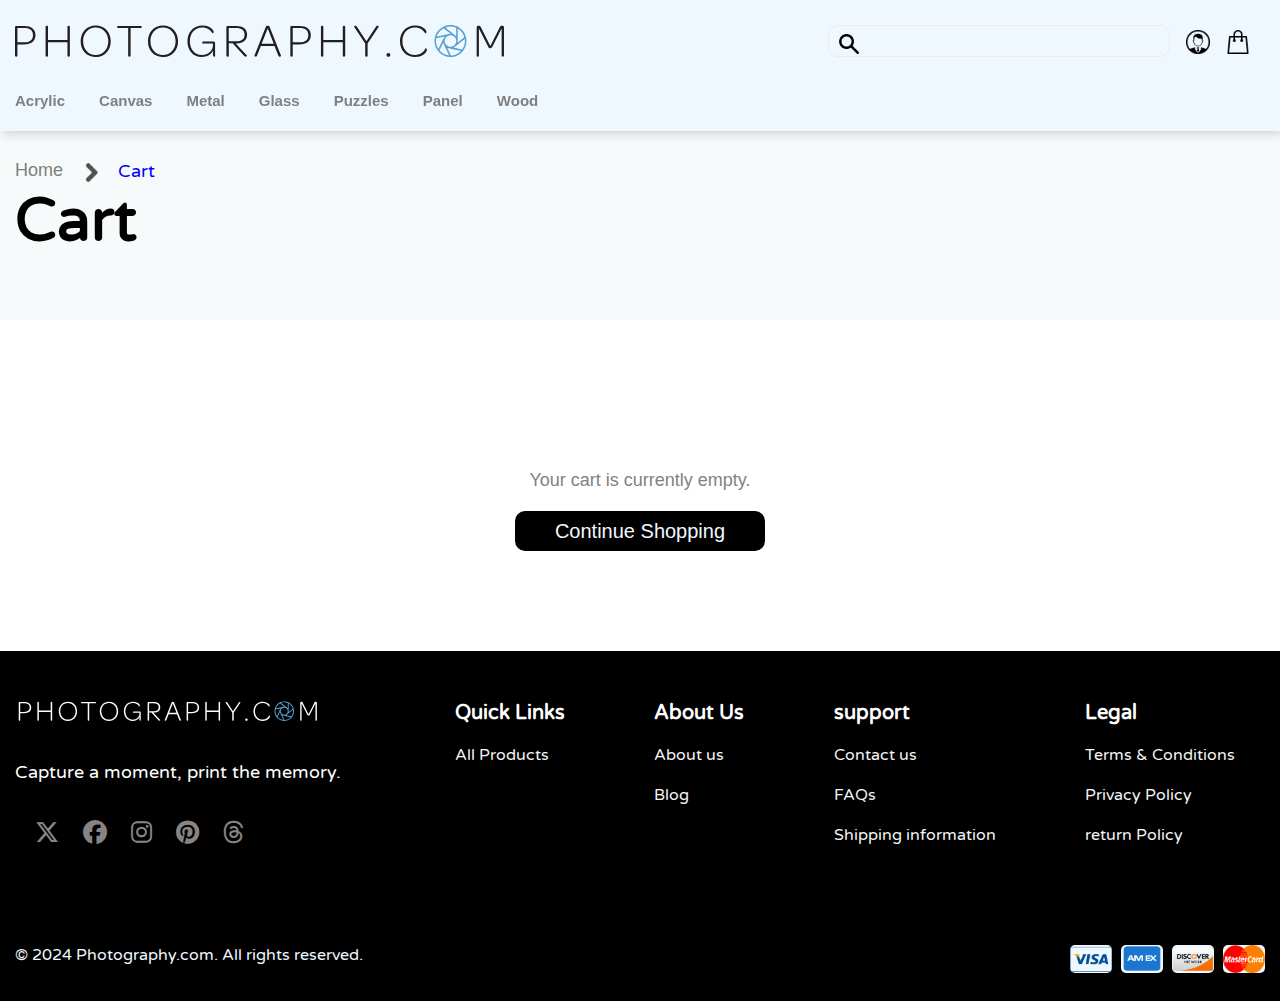
<file: Cart.html>
<!DOCTYPE html>
<html lang="en">

<head>
    <title>cart</title>
    <link rel="stylesheet" href="Styles/Cart.css">
    <link rel="stylesheet" href="Styles/all.min.css">
    <link href="https://fonts.googleapis.com/css2?family=Varela+Round&display=swap" rel="stylesheet">

</head>

<body>
    <!-- Header Start  -->
    <header>
        <div class="container">
            <div class="header_logo">
                <div class="logo"><img src="image/Photography-Logo.svg"></div>
                <div class="right-side">
                    <div class="search"><img src="image/search icon.png" width="20" height="20" loading="eager"
                            class="search-icon">
                        <input type="search">
                    </div>
                    <div class="icons">
                        <div class="profile"><a href="Account.html"><img src="image/profile icon.png" alt="icon-user"
                                    width="24" height="24" loading="eager"></a></div>
                        <div class="cart"><a href="Cart.html"><img src="image/cart icon.png" alt="icon-cart" width="24"
                                    height="24" loading="eager"></a>
                        </div>
                    </div>
                </div>
            </div>
            <div class="menu">
                <ul>
                    <li><a href="Acrylic.html">Acrylic</a></li>
                    <li><a href="canvas.html">Canvas</a></li>
                    <li><a href="metal.html">Metal</a></li>
                    <li><a href="glass.html">Glass</a></li>
                    <li><a href="puzzle.html">Puzzles</a></li>
                    <li><a href="panel_wood.html">Panel Wood</a></li>
                </ul>
            </div>
        </div>
    </header>
    <!-- Header End  -->

    <br><br><br><br><br>
    <!-- Main Part Start  -->
    <div class="main">
        <div class="container">
            <div class="buttons">
                <div class="home"><a href="photography.html">Home</a></div>
                <img src="image/arrow 2.png">
                <div class="my_cart varela-round-regular">Cart</div>
            </div>
            <div class="cart_ varela-round-regular">
                <h5>Cart</h5>
            </div>
        </div>
    </div>
    <div class="container">
        <section id="main">
            <div class="empty">
                <p>Your cart is currently empty.</p>
            </div>
            <div class="continue_shopping varela-round-regular"><button>Continue Shopping</button></div>
        </section>
    </div>
    <!-- Main Part End  -->

    <!-- Footer Start  -->
    <div class="Footer">
        <div class="container">
            <div class="footer-content varela-round-regular">
                <div class="logos">
                    <div class="light-logo"><img src="image/PhotographyLogoLight.svg"></div>
                    <p class="roboto-medium">Capture a moment, print the memory.</p>
                    <div class="social-media">
                        <a href="#"><i class="fa-brands fa-x-twitter fa-xl" style="color: #898484;"></i></a>
                        <a href="#"><i class="fa-brands fa-facebook fa-xl" style="color: #898484;"></i></a>
                        <a href="#"><i class="fa-brands fa-instagram fa-xl" style="color: #898484;"></i></a>
                        <a href="#"><i class="fa-brands fa-pinterest fa-xl" style="color: #898484;"></i></a>
                        <a href="#"><i class="fa-brands fa-threads fa-xl" style="color: #898484;"></i></a>
                    </div>
                </div>
                <div class="quick-links">
                    <ul>
                        <h4>Quick Links</h4>
                        <li><a href="#">All Products</a></li>
                    </ul>
                </div>
                <div class="about">
                    <ul>
                        <h4>About Us</h4>
                        <li><a href="#">About us</a></li>
                        <li><a href="#">Blog</a></li>
                    </ul>
                </div>
                <div class="support">
                    <ul>
                        <h4>support</h4>
                        <li><a href="#">Contact us</a></li>
                        <li><a href="#">FAQs</a></li>
                        <li><a href="#">Shipping information</a></li>
                    </ul>
                </div>
                <div class="legal">
                    <ul>
                        <h4>Legal</h4>
                        <li><a href="#">Terms & Conditions</a></li>
                        <li><a href="#">Privacy Policy</a></li>
                        <li><a href="#">return Policy</a></li>
                    </ul>
                </div>
            </div>
            <div class="copy-right-footer">
                <div class="copy varela-round-regular"><p>© 2024 Photography.com. All rights reserved.</p></div>
                <div class="cards">
                    <img src="image/visa.png">
                    <img src="image/amex.png">
                    <img src="image/discover.png">
                    <img src="image/master-card.png">
                </div>
            </div>
        </div>
    <!-- Footer End  -->

</body>

</html>
</file>
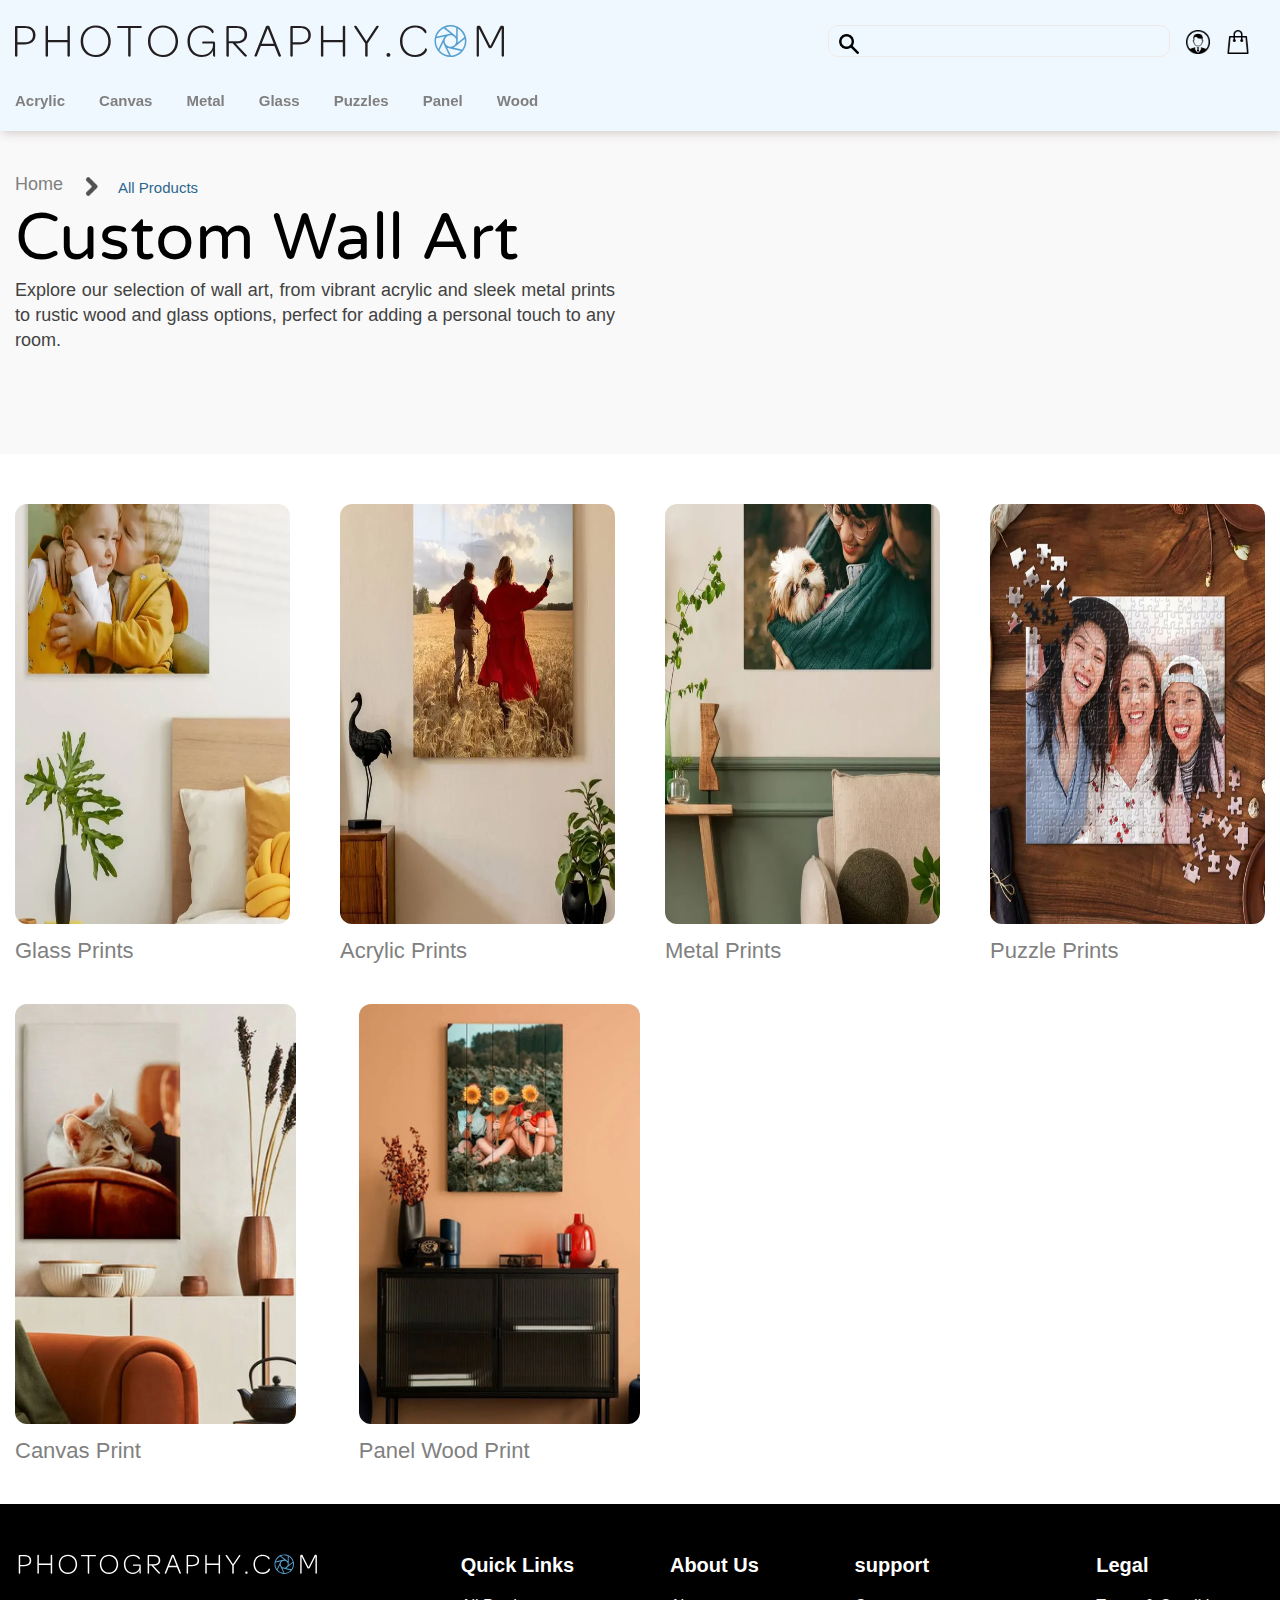
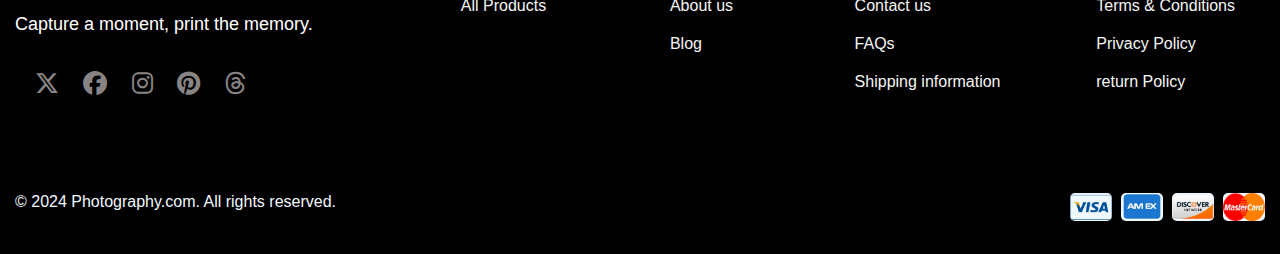
<file: explore-wall-arts.html>
<!DOCTYPE html>
<html lang="en">

<head>
    <title>All Products</title>
    <link rel="stylesheet" href="Styles/explore-wall-arts.css">
    <link rel="stylesheet" href="Styles/all.min.css">
    <link href="https://fonts.googleapis.com/css2?family=Varela+Round&display=swap" rel="stylesheet">
</head>

<body>
    <!-- Header Start  -->
    <header>
        <div class="container">
            <div class="header_logo">
                <div class="logo"><img src="image/Photography-Logo.svg"></div>
                <div class="right-side">
                    <div class="search"><img src="image/search icon.png" width="20" height="20" loading="eager"
                            class="search-icon">
                        <input type="search">
                    </div>
                    <div class="icons">
                        <div class="profile"><a href="Account.html"><img src="image/profile icon.png" alt="icon-user"
                                    width="24" height="24" loading="eager"></a></div>
                        <div class="cart"><a href="Cart.html"><img src="image/cart icon.png" alt="icon-cart" width="24"
                                    height="24" loading="eager"></a>
                        </div>
                    </div>
                </div>
            </div>
            <div class="menu">
                <ul>
                    <li><a href="Acrylic.html">Acrylic</a></li>
                    <li><a href="canvas.html">Canvas</a></li>
                    <li><a href="metal.html">Metal</a></li>
                    <li><a href="glass.html">Glass</a></li>
                    <li><a href="puzzle.html">Puzzles</a></li>
                    <li><a href="panel_wood.html">Panel Wood</a></li>
                </ul>
            </div>
        </div>
    </header>
    <!-- Header End -->

    <br><br><br>

    <!-- Landing Page start  -->
    <div class="landing">
        <div class="container">
            <div class="buttons">
                <div class="home"><a href="photography.html">Home</a></div>
                <img src="image/arrow 2.png">
                <div class="acrylic_wall_print">All Products</div>
            </div>
            <h5 class="varela-round-regular">Custom Wall Art</h5>
            <p>Explore our selection of wall art, from vibrant acrylic and sleek metal prints to rustic wood and glass
                options, perfect for adding a personal touch to any room. </p>
        </div>
    </div>
    <!-- Landing Page End  -->

    <!-- Main Content Start  -->

    <div class="container">
        <div class="wall-art-container">
            <div class="wall-art-content">
                <div class="row1">
                    <div class="glass-print"><a href="glass.html"><img src="image/glass_product.webp">
                            <p>Glass Prints</p>
                        </a></div>
                    <div class="acrylic-print"><a href="Acrylic.html"><img src="image/Acrylic.webp">
                            <p>Acrylic Prints</p>
                        </a></div>
                    <div class="metal-print"><a href="metal.html"><img src="image/metal_product_photo.webp">
                            <p>Metal Prints</p>
                        </a></div>
                    <div class="puzzle-print"><a href="puzzle.html"><img src="image/Puzzles.webp">
                            <p>Puzzle Prints</p>
                        </a></div>
                </div>
                <div class="row2">
                    <div class="canvas-print"><a href="canvas.html"><img src="image/Canvas_Produce_Image_v2_1.jpeg">
                            <p>Canvas Print</p>
                        </a></div>
                    <div class="panel-wood-print"><a href="panel_wood.html"><img src="image/wood_product_photo_2.jpeg">
                            <p>Panel Wood Print</p>
                        </a></div>
                </div>
            </div>
        </div>
    </div>
    <!-- Main Content End  -->

    <!-- Footer Start Start  -->
    <div class="Footer">
        <div class="container">
            <div class="footer-content">
                <div class="logos">
                    <div class="light-logo"><img src="image/PhotographyLogoLight.svg"></div>
                    <p class="roboto-medium">Capture a moment, print the memory.</p>
                    <div class="social-media">
                        <a href="#"><i class="fa-brands fa-x-twitter fa-xl" style="color: #898484;"></i></a>
                        <a href="#"><i class="fa-brands fa-facebook fa-xl" style="color: #898484;"></i></a>
                        <a href="#"><i class="fa-brands fa-instagram fa-xl" style="color: #898484;"></i></a>
                        <a href="#"><i class="fa-brands fa-pinterest fa-xl" style="color: #898484;"></i></a>
                        <a href="#"><i class="fa-brands fa-threads fa-xl" style="color: #898484;"></i></a>
                    </div>
                </div>
                <div class="quick-links">
                    <ul>
                        <h4>Quick Links</h4>
                        <li><a href="#">All Products</a></li>
                    </ul>
                </div>
                <div class="about">
                    <ul>
                        <h4>About Us</h4>
                        <li><a href="#">About us</a></li>
                        <li><a href="#">Blog</a></li>
                    </ul>
                </div>
                <div class="support">
                    <ul>
                        <h4>support</h4>
                        <li><a href="#">Contact us</a></li>
                        <li><a href="#">FAQs</a></li>
                        <li><a href="#">Shipping information</a></li>
                    </ul>
                </div>
                <div class="legal">
                    <ul>
                        <h4>Legal</h4>
                        <li><a href="#">Terms & Conditions</a></li>
                        <li><a href="#">Privacy Policy</a></li>
                        <li><a href="#">return Policy</a></li>
                    </ul>
                </div>
            </div>
            <div class="copy-right-footer">
                <div class="copy varela-round-regular"><p>© 2024 Photography.com. All rights reserved.</p></div>
                <div class="cards">
                    <img src="image/visa.png">
                    <img src="image/amex.png">
                    <img src="image/discover.png">
                    <img src="image/master-card.png">
                </div>
            </div>
        </div>
    <!-- Footer Start End  -->

</body>

</html>
</file>
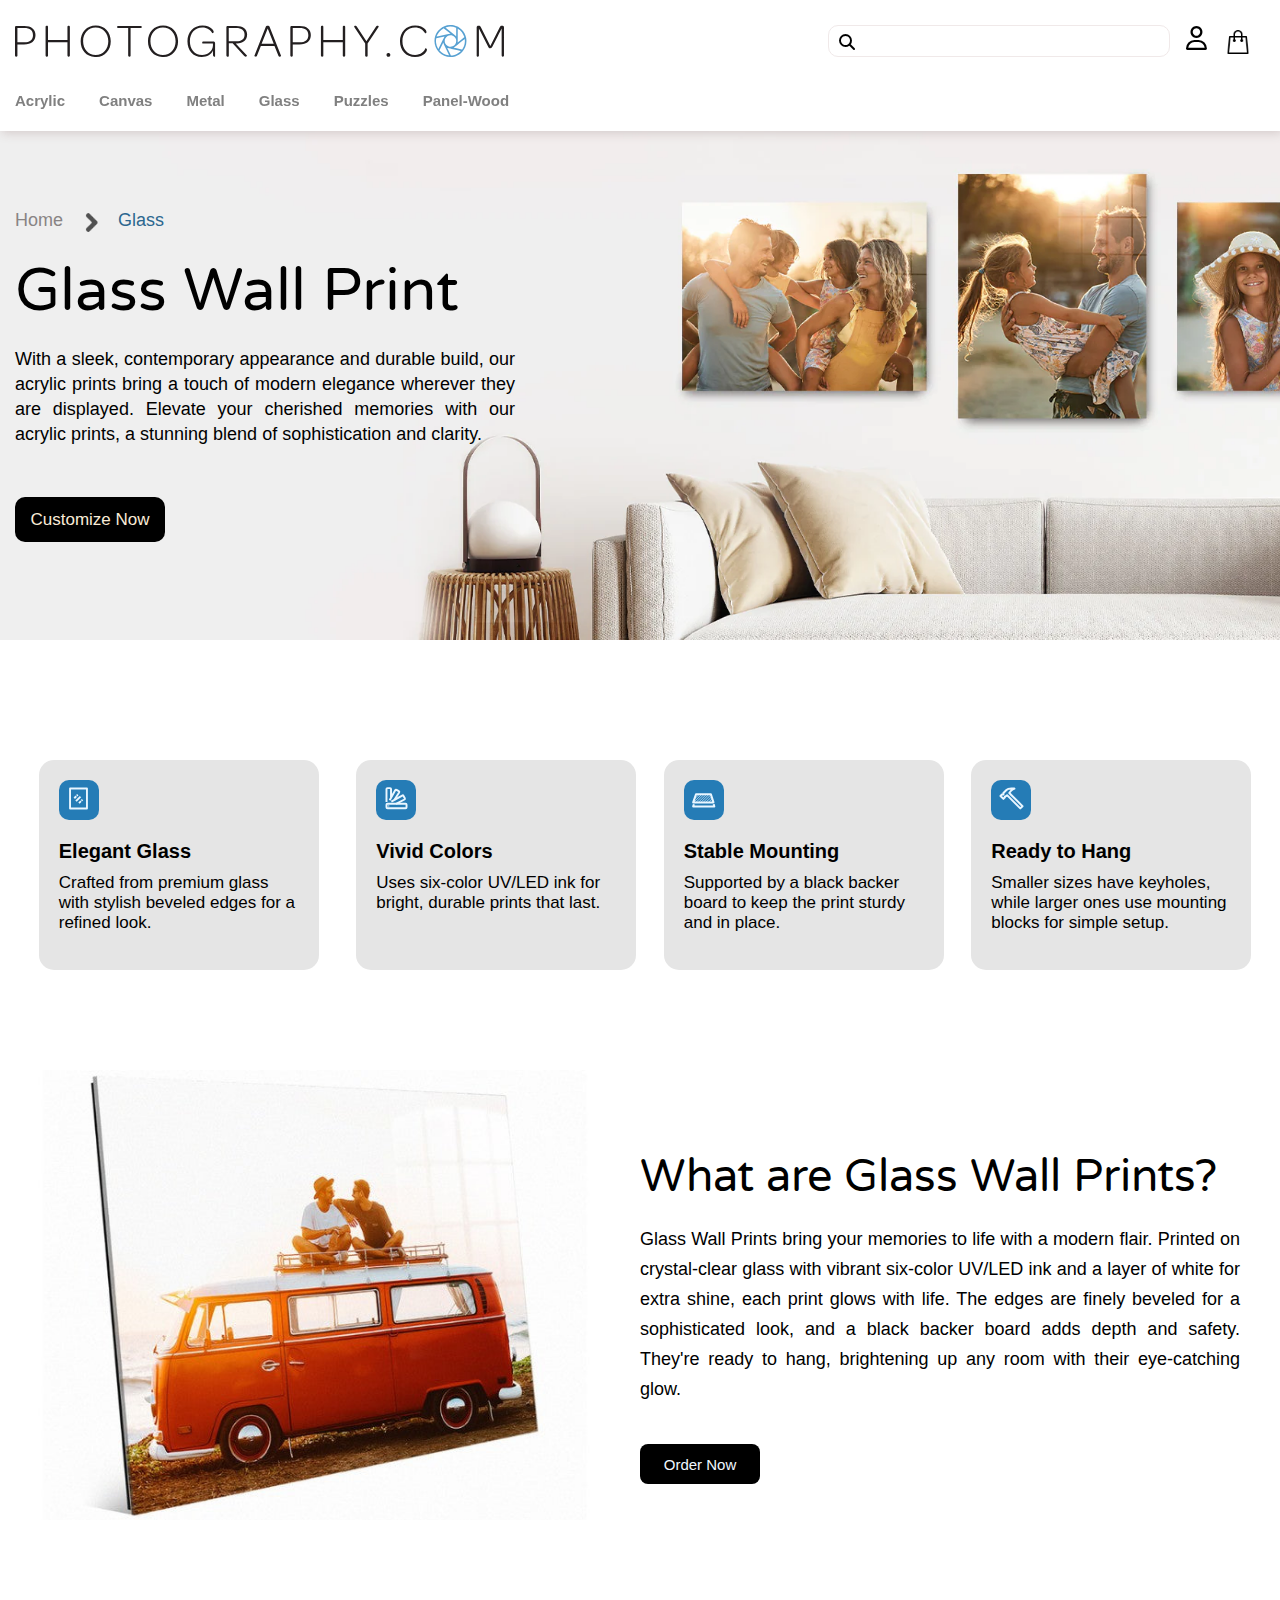
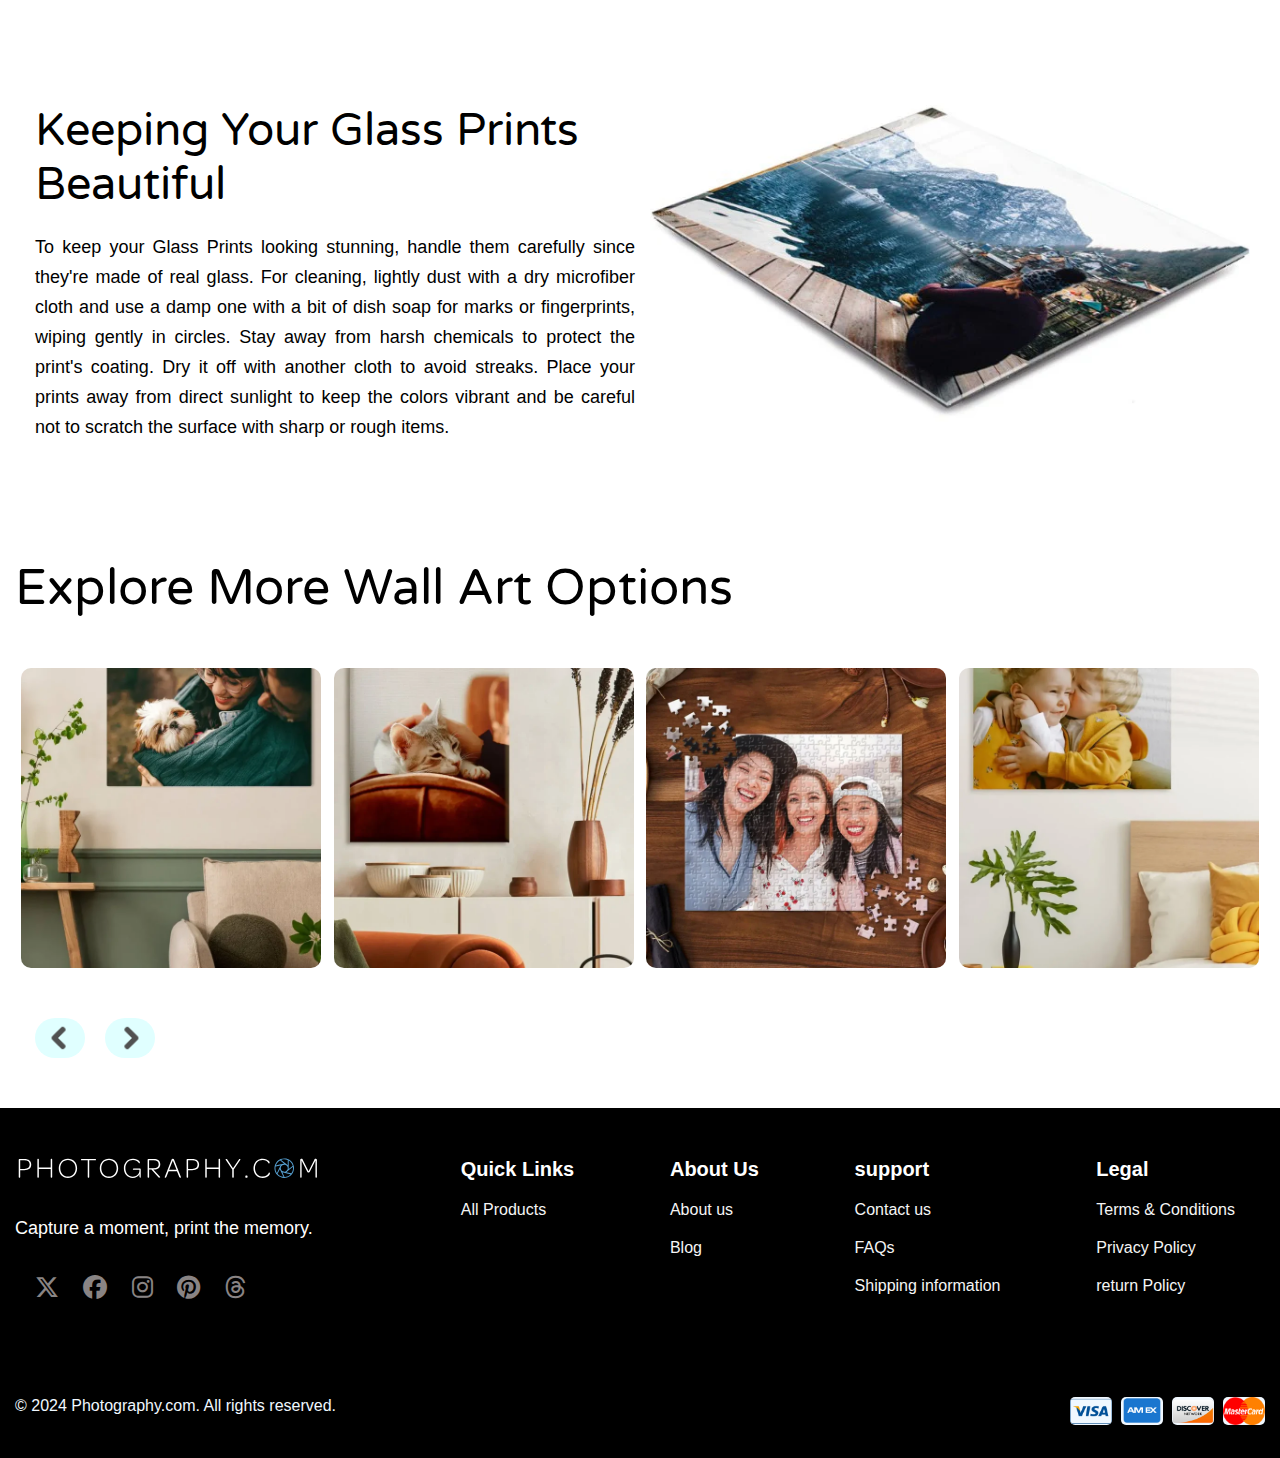
<file: glass.html>
<!DOCTYPE html>
<html lang="en">

<head>
    <title>Glass</title>
    <link rel="stylesheet" href="Styles/glass.css">
    <link rel="stylesheet" href="Styles/all.min.css">
    <link href="https://fonts.googleapis.com/css2?family=Varela+Round&display=swap" rel="stylesheet">
</head>

<body>
    <!-- Header Start  -->
    <header>
        <div class="container">
            <div class="header_logo">
                <div class="logo"><img src="image/Photography-Logo.svg"></div>
                <div class="right-side">
                    <div class="search"><i class="fa-solid fa-magnifying-glass"></i>
                        <input type="search">
                    </div>
                    <div class="icons">
                        <div class="profile"><a href="Account.html"><i class="fa-regular fa-user fa-xl"
                                    style="color: black;"></i></a></div>
                        <div class="cart"><a href="Cart.html"><img src="image/cart icon.png" alt="icon-cart" width="24"
                                    height="24" loading="eager"></a>
                        </div>
                    </div>
                </div>
            </div>
            <div class="menu">
                <ul>
                    <li><a href="Acrylic.html">Acrylic</a></li>
                    <li><a href="canvas.html">Canvas</a></li>
                    <li><a href="metal.html">Metal</a></li>
                    <li><a href="glass.html">Glass</a></li>
                    <li><a href="puzzle.html">Puzzles</a></li>
                    <li><a href="panel_wood.html">Panel-Wood</a></li>
                </ul>
            </div>
        </div>
    </header>
    <!-- Header End -->

    <br><br><br><br><br>

    <!-- Landing Page Start  -->
    <div class="landing varela-round-regular">
        <div class="container">
            <div class="buttons">
                <div class="home"><a href="photography.html">Home</a></div>
                <img src="image/arrow 2.png">
                <div class="glass_wall_print">Glass</div>
            </div>
            <h5>Glass Wall Print</h5>
            <p>With a sleek, contemporary appearance and durable build, our acrylic prints bring a touch of modern
                elegance wherever they are displayed. Elevate your cherished memories with our acrylic prints, a
                stunning blend of sophistication and clarity. </p>
            <button>Customize Now</button>
        </div>
    </div>
    <!-- Landing Page Stop -->

    <!-- Content Start  -->
    <div class="container">
        <div class="content">
            <div class="elegant_glass">
                <div class="elegant_glass_lable"><img src="image/Elegant-Glass-Icons.svg" alt="lable"></div>
                <div class="elegant_glass_text">
                    <h5>Elegant Glass</h5>
                    <p>Crafted from premium glass with stylish beveled edges for a refined look.</p>
                </div>
            </div>
            <div class="vivid_colors">
                <div class="vivid_colors_lable"><img src="image/Bright-Colorful-Icons.svg" alt="lable"></div>
                <div class="vivid_colors_text">
                    <h5>Vivid Colors</h5>
                    <p> Uses six-color UV/LED ink for bright, durable prints that last.</p>
                </div>
            </div>
            <div class="stable_mounting">
                <div class="stable_mounting_lable"><img src="image/Stable-mounting-glass-Icons.svg" alt="lable"></div>
                <div class="stable_mounting_text">
                    <h5>Stable Mounting</h5>
                    <p>Supported by a black backer board to keep the print sturdy and in place.
                    </p>
                </div>
            </div>
            <div class="ready_to_hang">
                <div class="ready_to_hang_lable"><img src="image/Ready-to-hang-Icons.svg" alt="lable"></div>
                <div class="ready_to_hang_text">
                    <h5>Ready to Hang</h5>
                    <p>Smaller sizes have keyholes, while larger ones use mounting blocks for simple setup.</p>
                </div>
            </div>
        </div>
    <!-- Content Stop  -->

    <!-- Glass Print Semple Start  -->
        <div class="glass_container">
            <div class="glass_prints">
                <div class="glass_prints_image"><img src="image/Glass_Print_Van.jpg"></div>
                <div class="glass_prints_text">
                    <div class="glass_prints_text_heading varela-round-regular">What are Glass Wall Prints?</div>
                    <div class="glass_prints_text_paragraph">Glass Wall Prints bring your memories to life with a modern
                        flair. Printed on crystal-clear glass with vibrant six-color UV/LED ink and a layer of white for
                        extra shine, each print glows with life. The edges are finely beveled for a sophisticated look,
                        and
                        a black backer board adds depth and safety. They're ready to hang, brightening up any room with
                        their eye-catching glow.</div>
                    <div class="glass_prints_button"><button>Order Now</button></div>
                </div>
            </div>
        </div>

        <div class="glass_container2">
            <div class="glass_prints2">
                <div class="glass_prints_text2">
                    <div class="glass_prints_text_heading2 varela-round-regular">Keeping Your Glass Prints Beautiful</div>
                    <div class="glass_prints_text_paragraph2">To keep your Glass Prints looking stunning, handle them
                        carefully since they're made of real glass. For cleaning, lightly dust with a dry microfiber
                        cloth
                        and use a damp one with a bit of dish soap for marks or fingerprints, wiping gently in circles.
                        Stay
                        away from harsh chemicals to protect the print's coating. Dry it off with another cloth to avoid
                        streaks. Place your prints away from direct sunlight to keep the colors vibrant and be careful
                        not
                        to scratch the surface with sharp or rough items.</div>
                </div>
                <div class="glass_prints_image2"><img src="image/Glass_Print_Mountain.webp"></div>
            </div>
        </div>
    <!-- Glass Print Semple Stop  -->

    <!-- Related Arts Start  -->
        <div class="products_container">
            <div class="heading varela-round-regular">
                <p>Explore More Wall Art Options</p>
            </div>
            <div class="photo">
                <div class="Acrylic">
                    <img src="image/metal_product_photo.webp" width="290px">
                    <div class="Acrylic1">
                        <button><a href="#">Acrylic</a></button>
                    </div>
                </div>
                <div class="canvas">
                    <img src="image/Canvas.webp" alt="plat" width="290px">
                    <div class="canvas1">
                        <button><a href="#">Canvas</a></button>
                    </div>
                </div>
                <div class="puzzles">
                    <img src="image/Puzzles.webp" alt="wall" width="290px">
                    <div class="puzzles1">
                        <button><a href="#">Puzzles</a></button>
                    </div>
                </div>
                <div class="metal_product">
                    <img src="image/glass_product.webp" alt="rabbit" width="290px">
                    <div class="metal_product1">
                        <button><a href="#">Metal</a></button>
                    </div>
                </div>
            </div>
        </div>

        <div class="blog_arrow">
            <img src="image/arrow 2.png" id="arrow">
            <img src="image/arrow 2.png">
        </div>
    </div>
    <!-- Related Arts Stop  -->

    <!-- Footer Start  -->
    <div class="Footer">
        <div class="container">
            <div class="footer-content">
                <div class="logos">
                    <div class="light-logo"><img src="image/PhotographyLogoLight.svg"></div>
                    <p>Capture a moment, print the memory.</p>
                    <div class="social-media">
                        <a href="#"><i class="fa-brands fa-x-twitter fa-xl" style="color: #898484;"></i></a>
                        <a href="#"><i class="fa-brands fa-facebook fa-xl" style="color: #898484;"></i></a>
                        <a href="#"><i class="fa-brands fa-instagram fa-xl" style="color: #898484;"></i></a>
                        <a href="#"><i class="fa-brands fa-pinterest fa-xl" style="color: #898484;"></i></a>
                        <a href="#"><i class="fa-brands fa-threads fa-xl" style="color: #898484;"></i></a>
                    </div>
                </div>
                <div class="quick-links">
                    <ul>
                        <h4>Quick Links</h4>
                        <li><a href="#">All Products</a></li>
                    </ul>
                </div>
                <div class="about">
                    <ul>
                        <h4>About Us</h4>
                        <li><a href="#">About us</a></li>
                        <li><a href="#">Blog</a></li>
                    </ul>
                </div>
                <div class="support">
                    <ul>
                        <h4>support</h4>
                        <li><a href="#">Contact us</a></li>
                        <li><a href="#">FAQs</a></li>
                        <li><a href="#">Shipping information</a></li>
                    </ul>
                </div>
                <div class="legal">
                    <ul>
                        <h4>Legal</h4>
                        <li><a href="#">Terms & Conditions</a></li>
                        <li><a href="#">Privacy Policy</a></li>
                        <li><a href="#">return Policy</a></li>
                    </ul>
                </div>
            </div>
            <div class="copy-right-footer">
                <div class="copy">
                    <p>© 2024 Photography.com. All rights reserved.</p>
                </div>
                <div class="cards">
                    <img src="image/visa.png">
                    <img src="image/amex.png">
                    <img src="image/discover.png">
                    <img src="image/master-card.png">
                </div>
            </div>
        </div>
    <!-- Footer Stop  -->

</body>

</html>
</file>
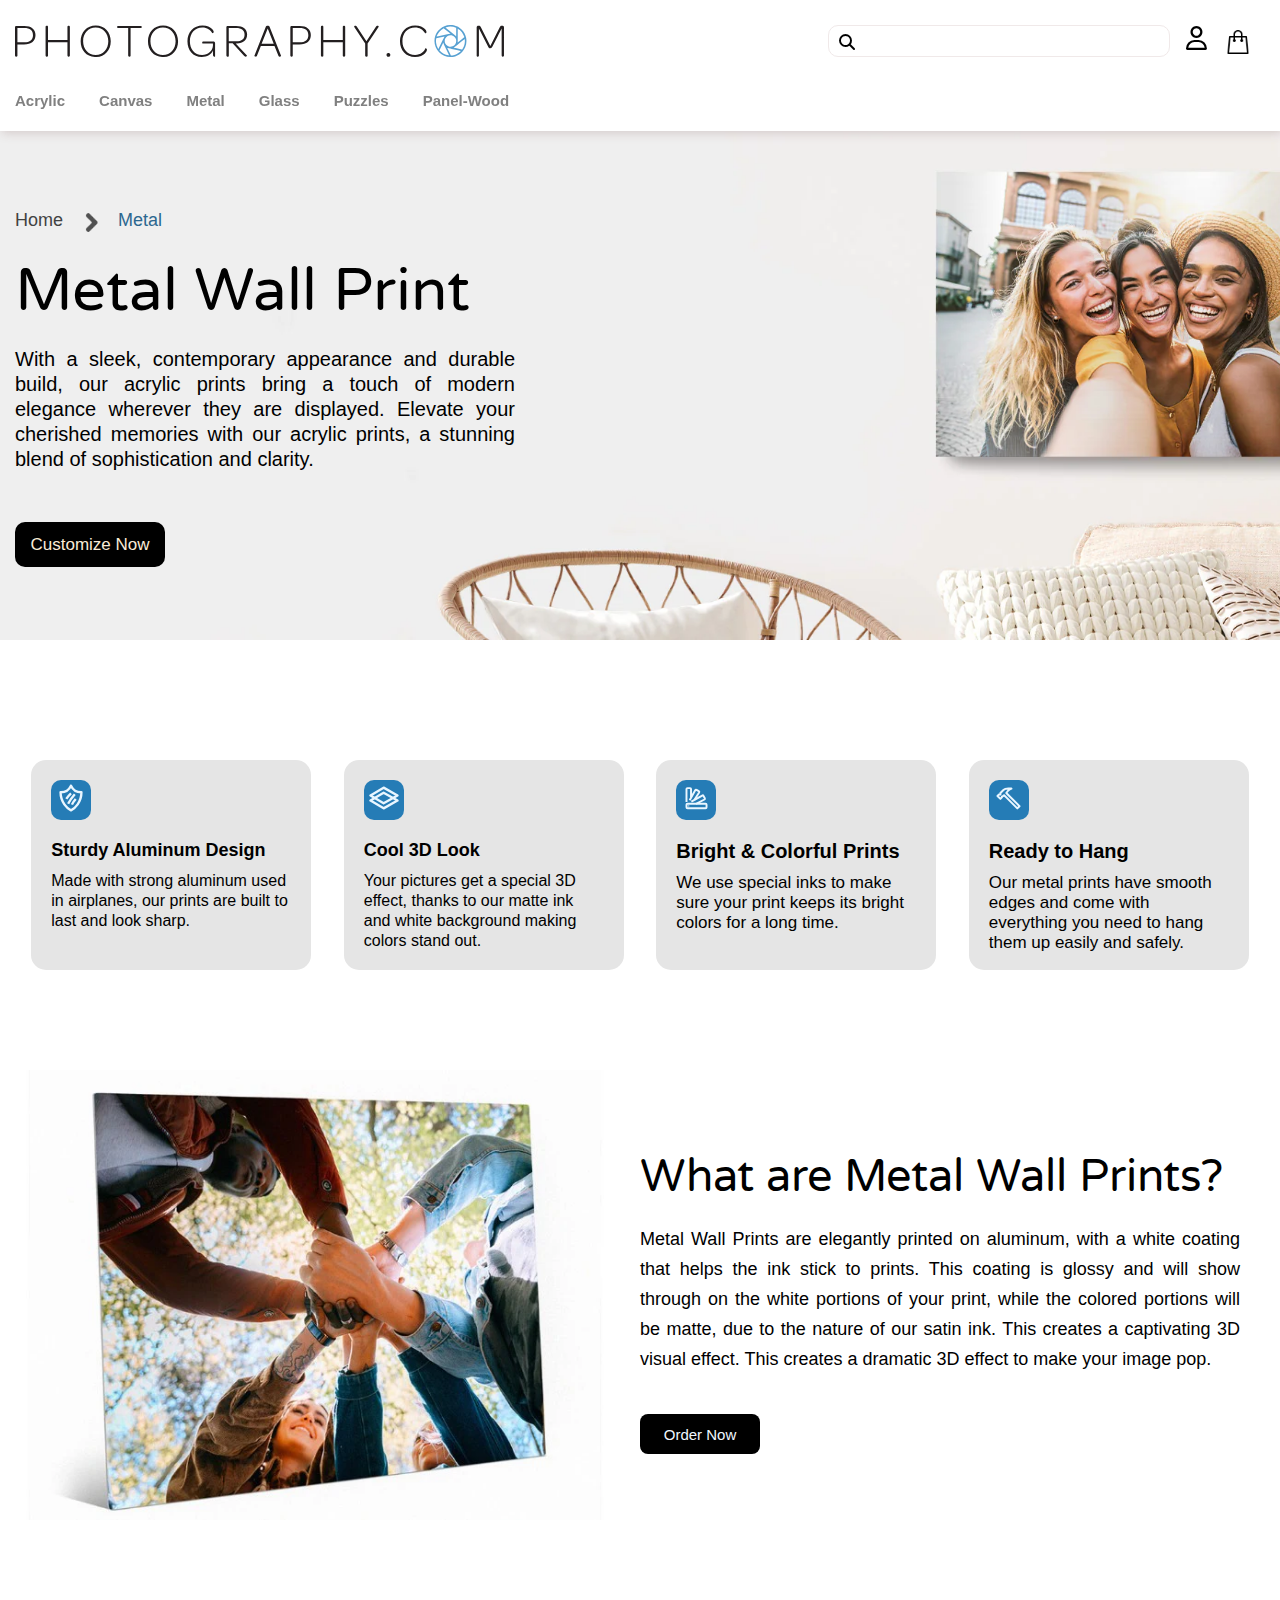
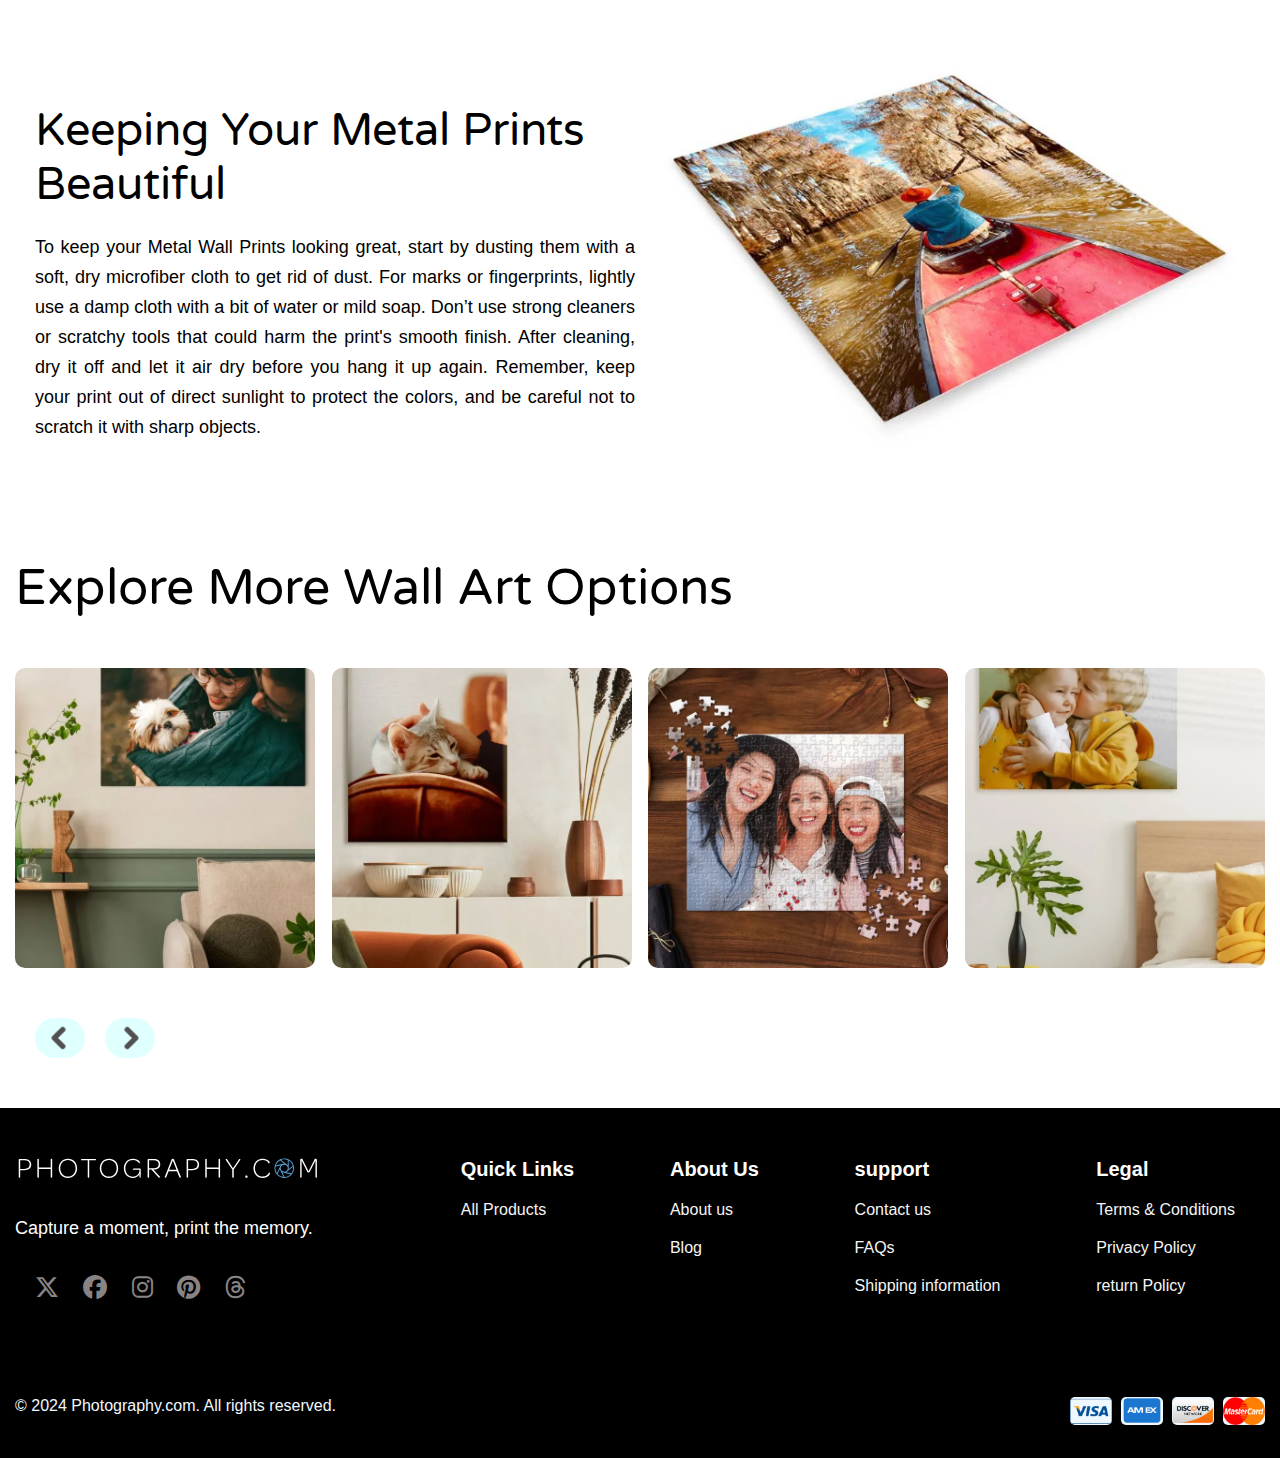
<file: metal.html>
<!DOCTYPE html>
<html lang="en">

<head>
    <title>Metal</title>
    <link rel="stylesheet" href="Styles/metal.css">
    <link rel="stylesheet" href="Styles/all.min.css">
    <link href="https://fonts.googleapis.com/css2?family=Varela+Round&display=swap" rel="stylesheet">
    <link rel="preconnect" href="https://fonts.googleapis.com">
    <link
        href="https://fonts.googleapis.com/css2?family=M+PLUS+Rounded+1c:wght@100;300;400;500;700;800;900&display=swap"
        rel="stylesheet">

</head>

<body>
    <!-- Header Start  -->
    <header>
        <div class="container">
            <div class="header_logo">
                <div class="logo"><img src="image/Photography-Logo.svg"></div>
                <div class="right-side">
                    <div class="search"><i class="fa-solid fa-magnifying-glass"></i>
                        <input type="search">
                    </div>
                    <div class="icons">
                        <div class="profile"><a href="Account.html"><i class="fa-regular fa-user fa-xl" style="color: black;"></i></a></div>
                        <div class="cart"><a href="Cart.html"><img src="image/cart icon.png" alt="icon-cart" width="24"
                                    height="24" loading="eager"></a>
                        </div>
                    </div>
                </div>
            </div>
            <div class="menu">
                <ul>
                    <li><a href="Acrylic.html">Acrylic</a></li>
                    <li><a href="canvas.html">Canvas</a></li>
                    <li><a href="metal.html">Metal</a></li>
                    <li><a href="glass.html">Glass</a></li>
                    <li><a href="puzzle.html">Puzzles</a></li>
                    <li><a href="panel_wood.html">Panel-Wood</a></li>
                </ul>
            </div>
        </div>
    </header>
    <!-- Header Start  -->

    <br><br><br><br><br>

    <!-- Landing Page Start -->
    <div class="landing varela-round-regular">
        <div class="container">
            <div class="buttons">
                <div class="home"><a href="photography.html">Home</a></div>
                <img src="image/arrow 2.png">
                <div class="metal_wall_print">Metal</div>
            </div>
            <h5>Metal Wall Print</h5>
            <p>With a sleek, contemporary appearance and durable build, our acrylic prints bring a touch of modern
                elegance
                wherever they are displayed. Elevate your cherished memories with our acrylic prints, a stunning blend
                of
                sophistication and clarity. </p>
            <button>Customize Now</button>
        </div>
    </div>
    <!-- Landing Page Stop -->

    <!-- Content Start  -->
    <div class="container">
        <div class="content">
            <div class="Sturdy_aluminum_frame">
                <div class="Sturdy_aluminum_frame_lable"><img src="image/Sturdy-Aluminum-Icons.svg" alt="lable"></div>
                <div class="Sturdy_aluminum_frame_text">
                    <h5>Sturdy Aluminum Design</h5>
                    <p>Made with strong aluminum used in airplanes, our prints are built to last and look sharp.</p>
                </div>
            </div>
            <div class="cool_3d_look">
                <div class="cool_3d_look_lable"><img src="image/3D-effect-Icons.svg" alt="lable"></div>
                <div class="cool_3d_look_text">
                    <h5>Cool 3D Look</h5>
                    <p> Your pictures get a special 3D effect, thanks to our matte ink and white background making colors
                        stand out.</p>
                </div>
            </div>
            <div class="Colorful_prints">
                <div class="Colorful_prints_lable"><img src="image/Bright-Colorful-Icons.svg" alt="lable"></div>
                <div class="Colorful_prints_text">
                    <h5>Bright & Colorful Prints</h5>
                    <p>We use special inks to make sure your print keeps its bright colors for a long time.
                    </p>
                </div>
            </div>
            <div class="ready_to_hang">
                <div class="ready_to_hang_lable"><img src="image/Ready-to-hang-Icons.svg" alt="lable"></div>
                <div class="ready_to_hang_text">
                    <h5>Ready to Hang</h5>
                    <p>Our metal prints have smooth edges and come with everything you need to hang them up easily and
                        safely.</p>
                </div>
            </div>
        </div>
    <!-- Content Stop  -->

    <!-- Metal Print Semple  -->
        <div class="metal_container">
            <div class="metal_prints">
                <div class="metal_prints_image"><img src="image/Metal_Wall_Prints_Hands.webp"></div>
                <div class="metal_prints_text">
                    <div class="metal_prints_text_heading varela-round-regular">What are Metal Wall Prints?</div>
                    <div class="metal_prints_text_paragraph">Metal Wall Prints are elegantly printed on aluminum, with a
                        white coating that helps the ink stick to prints. This coating is glossy and will show through
                        on
                        the white portions of your print, while the colored portions will be matte, due to the nature of
                        our
                        satin ink. This creates a captivating 3D visual effect. This creates a dramatic 3D effect to
                        make
                        your image pop.</div>
                    <div class="metal_prints_button"><button>Order Now</button></div>
                </div>
            </div>
        </div>
        <div class="metal_container2">
            <div class="metal_prints2">
                <div class="metal_prints_text2">
                    <div class="metal_prints_text_heading2 varela-round-regular">Keeping Your Metal Prints Beautiful</div>
                    <div class="metal_prints_text_paragraph2">To keep your Metal Wall Prints looking great, start by
                        dusting them with a soft, dry microfiber cloth to get rid of dust. For marks or fingerprints, lightly
                        use a damp cloth with a bit of water or mild soap. Don’t use strong cleaners or scratchy tools that
                        could harm the print's smooth finish. After cleaning, dry it off and let it air dry before you hang it
                        up again. Remember, keep your print out of direct sunlight to protect the colors, and be careful not to scratch it with sharp objects.
                    </div>
                </div>
                <div class="metal_prints_image2"><img src="image/Metal_Wall_Print_Flatlay.webp"></div>
            </div>
        </div>
    <!-- Metal Print Semple End -->

    <!-- Related Products Start  -->
        <div class="products_container">
            <div class="heading varela-round-regular">
                <p>Explore More Wall Art Options</p>
            </div>
            <div class="photo">
                <div class="Acrylic">
                    <img src="image/metal_product_photo.webp" width="290px">
                    <div class="Acrylic1">
                        <button><a href="#">Acrylic</a></button>
                    </div>
                </div>
                <div class="canvas">
                    <img src="image/Canvas.webp" alt="plat" width="290px">
                    <div class="canvas1">
                        <button><a href="#">Canvas</a></button>
                    </div>
                </div>
                <div class="puzzles">
                    <img src="image/Puzzles.webp" alt="wall" width="290px">
                    <div class="puzzles1">
                        <button><a href="#">Puzzles</a></button>
                    </div>
                </div>
                <div class="Glass_product">
                    <img src="image/glass_product.webp" alt="rabbit" width="290px">
                    <div class="Glass_product1">
                        <button><a href="#">Glass Products</a></button>
                    </div>
                </div>
            </div>
        </div>

        <div class="blog_arrow">
            <img src="image/arrow 2.png" id="arrow">
            <img src="image/arrow 2.png">
        </div>
    </div>
    <!-- Related Products Stop  -->

    <!-- Footer Start  -->
    <div class="Footer">
        <div class="container">
            <div class="footer-content">
                <div class="logos">
                    <div class="light-logo"><img src="image/PhotographyLogoLight.svg"></div>
                    <p class="roboto-medium">Capture a moment, print the memory.</p>
                    <div class="social-media">
                        <a href="#"><i class="fa-brands fa-x-twitter fa-xl" style="color: #898484;"></i></a>
                        <a href="#"><i class="fa-brands fa-facebook fa-xl" style="color: #898484;"></i></a>
                        <a href="#"><i class="fa-brands fa-instagram fa-xl" style="color: #898484;"></i></a>
                        <a href="#"><i class="fa-brands fa-pinterest fa-xl" style="color: #898484;"></i></a>
                        <a href="#"><i class="fa-brands fa-threads fa-xl" style="color: #898484;"></i></a>
                    </div>
                </div>
                <div class="quick-links">
                    <ul>
                        <h4>Quick Links</h4>
                        <li><a href="#">All Products</a></li>
                    </ul>
                </div>
                <div class="about">
                    <ul>
                        <h4>About Us</h4>
                        <li><a href="#">About us</a></li>
                        <li><a href="#">Blog</a></li>
                    </ul>
                </div>
                <div class="support">
                    <ul>
                        <h4>support</h4>
                        <li><a href="#">Contact us</a></li>
                        <li><a href="#">FAQs</a></li>
                        <li><a href="#">Shipping information</a></li>
                    </ul>
                </div>
                <div class="legal">
                    <ul>
                        <h4>Legal</h4>
                        <li><a href="#">Terms & Conditions</a></li>
                        <li><a href="#">Privacy Policy</a></li>
                        <li><a href="#">return Policy</a></li>
                    </ul>
                </div>
            </div>
            <div class="copy-right-footer">
                <div class="copy"><p>© 2024 Photography.com. All rights reserved.</p></div>
                <div class="cards">
                    <img src="image/visa.png">
                    <img src="image/amex.png">
                    <img src="image/discover.png">
                    <img src="image/master-card.png">
                </div>
            </div>
        </div>
    <!-- Footer Stop  -->

</body>

</html>
</file>
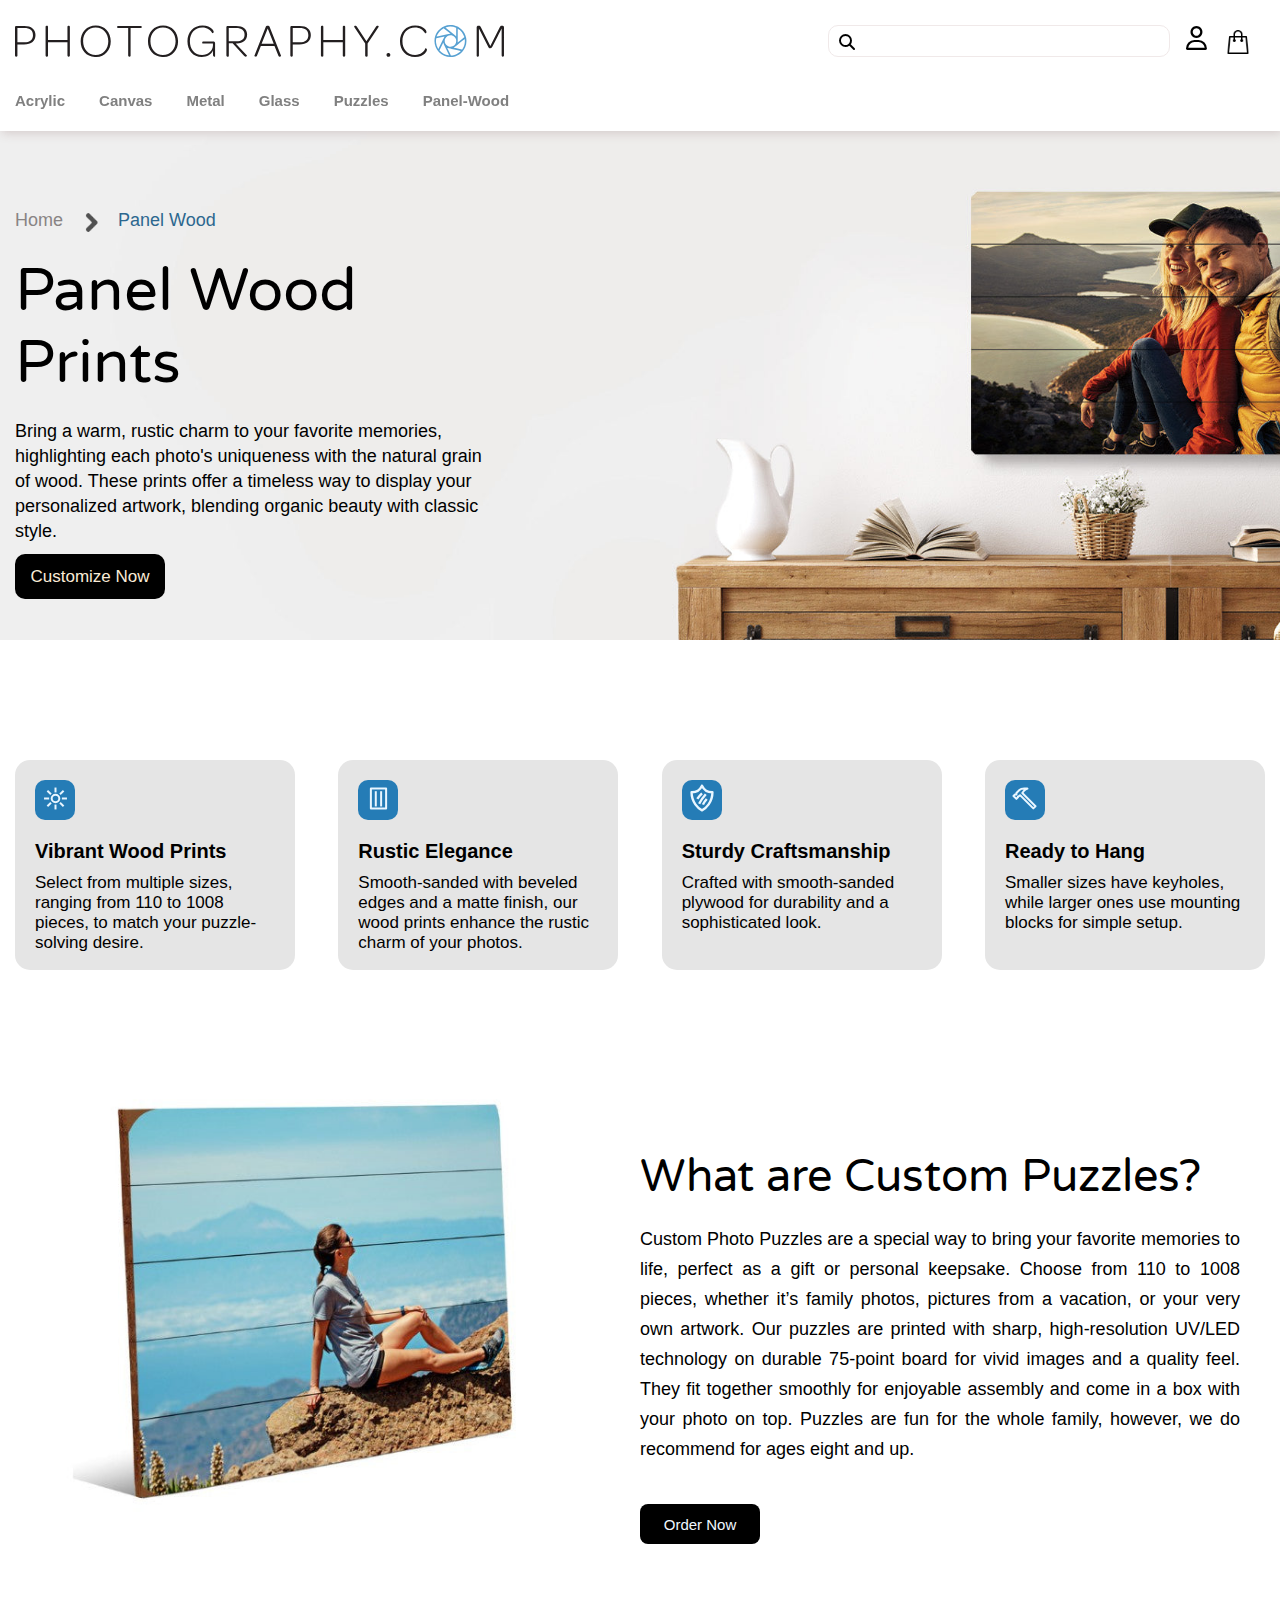
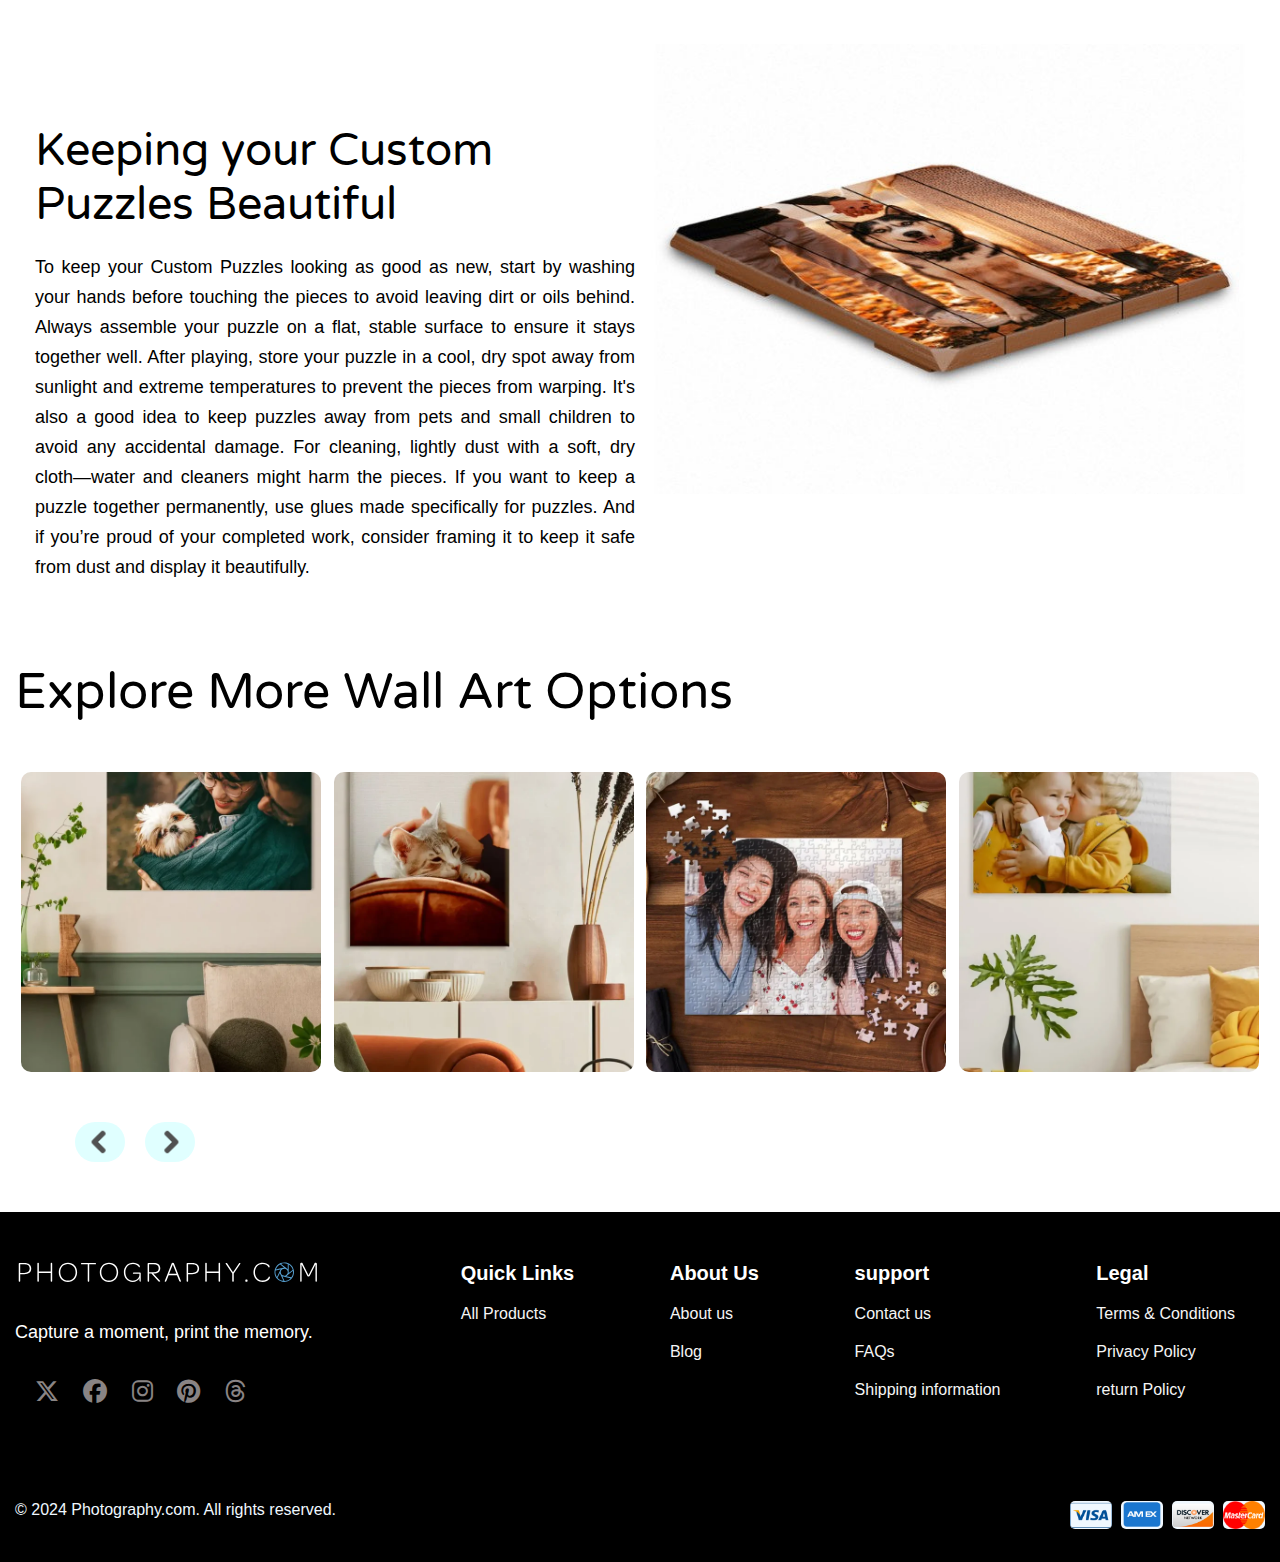
<file: panel_wood.html>
<!DOCTYPE html>
<html lang="en">

<head>
    <title>Panel Wood</title>
    <link rel="stylesheet" href="Styles/panel_wood.css">
    <link rel="stylesheet" href="Styles/all.min.css">
    <link href="https://fonts.googleapis.com/css2?family=Varela+Round&display=swap" rel="stylesheet">
</head>

<body>
    <!-- Header Start  -->
    <header>
        <div class="container">
            <div class="header_logo">
                <div class="logo"><img src="image/Photography-Logo.svg"></div>
                <div class="right-side">
                    <div class="search"><i class="fa-solid fa-magnifying-glass"></i>
                        <input type="search">
                    </div>
                    <div class="icons">
                        <div class="profile"><a href="Account.html"><i class="fa-regular fa-user fa-xl" style="color: black;"></i></a></div>
                        <div class="cart"><a href="Cart.html"><img src="image/cart icon.png" alt="icon-cart" width="24"
                                    height="24" loading="eager"></a>
                        </div>
                    </div>
                </div>
            </div>
            <div class="menu">
                <ul>
                    <li><a href="Acrylic.html">Acrylic</a></li>
                    <li><a href="canvas.html">Canvas</a></li>
                    <li><a href="metal.html">Metal</a></li>
                    <li><a href="glass.html">Glass</a></li>
                    <li><a href="puzzle.html">Puzzles</a></li>
                    <li><a href="panel_wood.html">Panel-Wood</a></li>
                </ul>
            </div>
        </div>
    </header>
    <!-- Header Stop  -->

    <br><br><br><br><br>

    <!-- Landing PAge Start  -->
    <div class="landing varela-round-regular">
        <div class="container">
            <div class="buttons">
                <div class="home"><a href="photography.html">Home</a></div>
                <img src="image/arrow 2.png">
                <div class="vibrantwood">Panel Wood</div>
            </div>
            <h5>Panel Wood Prints</h5>
            <p>Bring a warm, rustic charm to your favorite memories, highlighting each photo's uniqueness with the
                natural
                grain of wood. These prints offer a timeless way to display your personalized artwork, blending organic
                beauty with classic style.</p>
            <button>Customize Now</button>
        </div>
    </div>
    <!-- Landing PAge Stop  -->

    <!-- Content Start  -->
    <div class="container">
        <div class="content">
            <div class="vibrant_wood">
                <div class="vibrant_wood_lable"><img src="image/Vibrant-wood-Icons.svg" alt="lable"></div>
                <div class="vibrant_wood_text">
                    <h5>Vibrant Wood Prints</h5>
                    <p>Select from multiple sizes, ranging from 110 to 1008 pieces, to match your puzzle-solving desire.
                    </p>
                </div>
            </div>
            <div class="rustic_elegance">
                <div class="rustic_elegance_lable"><img src="image/Rustic-elegance-Icons.svg" alt="lable"></div>
                <div class="rustic_elegance_text">
                    <h5>Rustic Elegance</h5>
                    <p> Smooth-sanded with beveled edges and a matte finish, our wood prints enhance the rustic charm of
                        your photos.</p>
                </div>
            </div>
            <div class="sturdy_craft">
                <div class="sturdy_craft_lable"><img src="image/Sturdy-Aluminum-Icons.svg" alt="lable"></div>
                <div class="sturdy_craft_text">
                    <h5>Sturdy Craftsmanship</h5>
                    <p>Crafted with smooth-sanded plywood for durability and a sophisticated look.
                    </p>
                </div>
            </div>
            <div class="ready_to_hang">
                <div class="ready_to_hang_lable"><img src="image/Ready-to-hang-Icons.svg" alt="lable"></div>
                <div class="ready_to_hang_text">
                    <h5>Ready to Hang</h5>
                    <p>Smaller sizes have keyholes, while larger ones use mounting blocks for simple setup.</p>
                </div>
            </div>
        </div>
    <!-- Content Stop  -->

    <!-- Panel Prints Semple Start -->
        <div class="puzzle_container">
            <div class="puzzle_prints">
                <div class="puzzle_image"><img src="image/Panel_Wood_Print_Hiking.jpg"></div>
                <div class="puzzle_text">
                    <div class="puzzle_text_heading varela-round-regular">What are Custom Puzzles?</div>
                    <div class="puzzle_text_paragraph">Custom Photo Puzzles are a special way to bring your favorite
                        memories to life, perfect as a gift or personal keepsake. Choose from 110 to 1008 pieces,
                        whether it’s family photos, pictures from a vacation, or your very own artwork. Our puzzles are printed with sharp, high-resolution UV/LED technology on durable 75-point board for vivid images and a quality feel. They fit together smoothly for enjoyable assembly and come in a box with your photo on top. Puzzles are fun for the whole family, however, we do recommend for ages eight and up.</div>
                    <div class="puzzle_button"><button>Order Now</button></div>
                </div>
            </div>
        </div>
        <div class="puzzle_container2">
            <div class="puzzle_prints2">
                <div class="puzzle_text2">
                    <div class="puzzle_text_heading2 varela-round-regular">Keeping your Custom Puzzles Beautiful</div>
                    <div class="puzzle_text_paragraph2">To keep your Custom Puzzles looking as good as new, start by
                        washing your hands before touching the pieces to avoid leaving dirt or oils behind. Always assemble your
                        puzzle on a flat, stable surface to ensure it stays together well. After playing, store your puzzle in a cool, dry spot away from sunlight and extreme temperatures to prevent the pieces from warping. It's also a good idea to keep puzzles away from pets and small children to avoid any accidental
                        damage. For cleaning, lightly dust with a soft, dry cloth—water and cleaners might harm the pieces. If you want to keep a puzzle together permanently, use glues made specifically for puzzles. And if you’re proud of your completed work, consider framing it to keep it safe from dust and display it beautifully.</div>
                </div>
                <div class="puzzle_image2"><img src="image/Panel_Wood_Print_Dog.jpg"></div>
            </div>
    <!-- Panel Prints Semple Start -->

    <!-- Related Products Start  -->
            <div class="products_container">
                <div class="heading varela-round-regular">
                    <p>Explore More Wall Art Options</p>
                </div>
                <div class="photo">
                    <div class="Acrylic">
                        <img src="image/metal_product_photo.webp" width="290px">
                        <div class="Acrylic1">
                            <button><a href="#">Acrylic</a></button>
                        </div>
                    </div>
                    <div class="canvas">
                        <img src="image/Canvas.webp" alt="plat" width="290px">
                        <div class="canvas1">
                            <button><a href="#">Canvas</a></button>
                        </div>
                    </div>
                    <div class="puzzle">
                        <img src="image/Puzzles.webp" alt="wall" width="290px">
                        <div class="puzzles1">
                            <button><a href="#">Puzzles</a></button>
                        </div>
                    </div>
                    <div class="metal_product">
                        <img src="image/glass_product.webp" alt="rabbit" width="290px">
                        <div class="metal_product1">
                            <button><a href="#">Metal</a></button>
                        </div>
                    </div>
                </div>
            </div>
    <!-- Related Products Stop  -->

            <div class="blog_arrow">
                <img src="image/arrow 2.png" id="arrow">
                <img src="image/arrow 2.png">
            </div>
        </div>
    </div>

    <!-- Footer Start  -->
    <div class="Footer">
        <div class="container">
            <div class="footer-content">
                <div class="logos">
                    <div class="light-logo"><img src="image/PhotographyLogoLight.svg"></div>
                    <p class="roboto-medium">Capture a moment, print the memory.</p>
                    <div class="social-media">
                        <a href="#"><i class="fa-brands fa-x-twitter fa-xl" style="color: #898484;"></i></a>
                        <a href="#"><i class="fa-brands fa-facebook fa-xl" style="color: #898484;"></i></a>
                        <a href="#"><i class="fa-brands fa-instagram fa-xl" style="color: #898484;"></i></a>
                        <a href="#"><i class="fa-brands fa-pinterest fa-xl" style="color: #898484;"></i></a>
                        <a href="#"><i class="fa-brands fa-threads fa-xl" style="color: #898484;"></i></a>
                    </div>
                </div>
                <div class="quick-links roboto-medium">
                    <ul>
                        <h4>Quick Links</h4>
                        <li><a href="#">All Products</a></li>
                    </ul>
                </div>
                <div class="about roboto-medium ">
                    <ul>
                        <h4>About Us</h4>
                        <li><a href="#">About us</a></li>
                        <li><a href="#">Blog</a></li>
                    </ul>
                </div>
                <div class="support roboto-medium">
                    <ul>
                        <h4>support</h4>
                        <li><a href="#">Contact us</a></li>
                        <li><a href="#">FAQs</a></li>
                        <li><a href="#">Shipping information</a></li>
                    </ul>
                </div>
                <div class="legal roboto-medium">
                    <ul>
                        <h4>Legal</h4>
                        <li><a href="#">Terms & Conditions</a></li>
                        <li><a href="#">Privacy Policy</a></li>
                        <li><a href="#">return Policy</a></li>
                    </ul>
                </div>
            </div>
            <div class="copy-right-footer">
                <div class="copy roboto-regular"><p>© 2024 Photography.com. All rights reserved.</p></div>
                <div class="cards">
                    <img src="image/visa.png">
                    <img src="image/amex.png">
                    <img src="image/discover.png">
                    <img src="image/master-card.png">
                </div>
            </div>
        </div>
    <!-- Footer Stop  -->

</body>

</html>
</file>
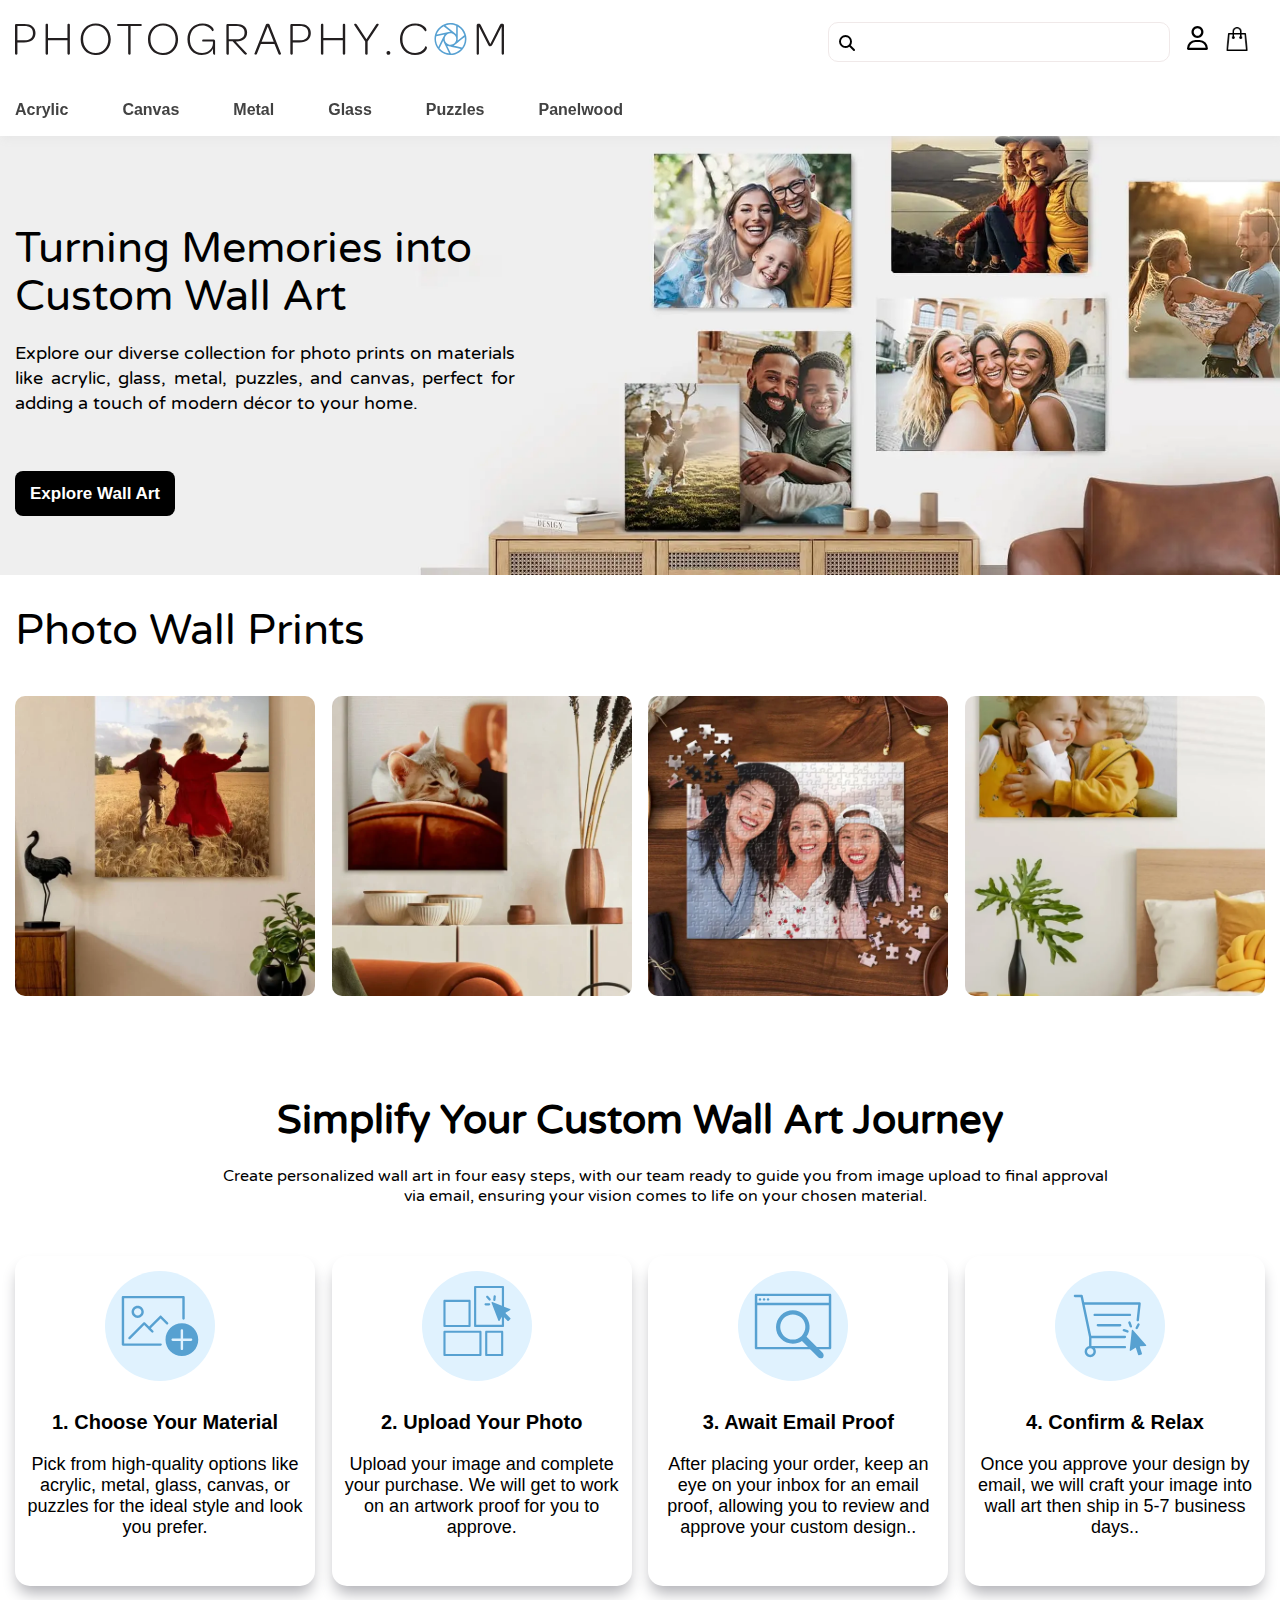
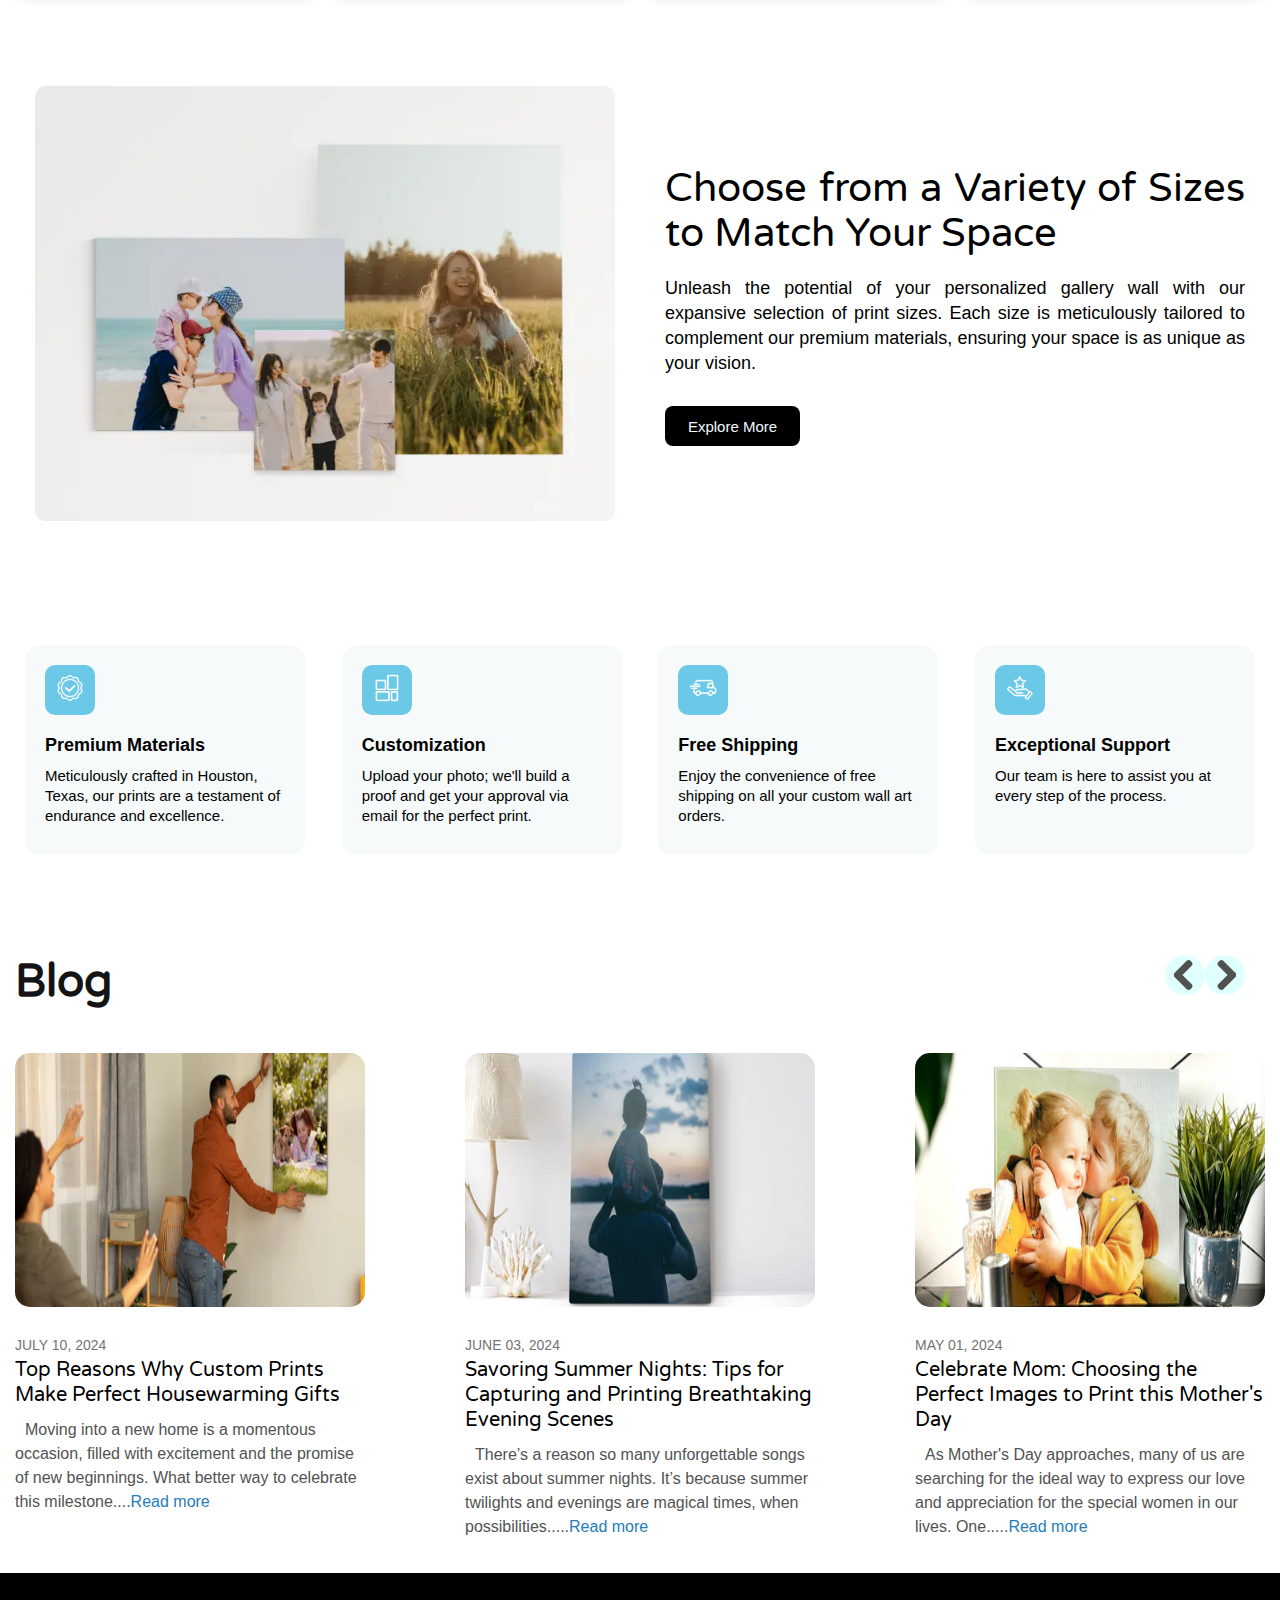
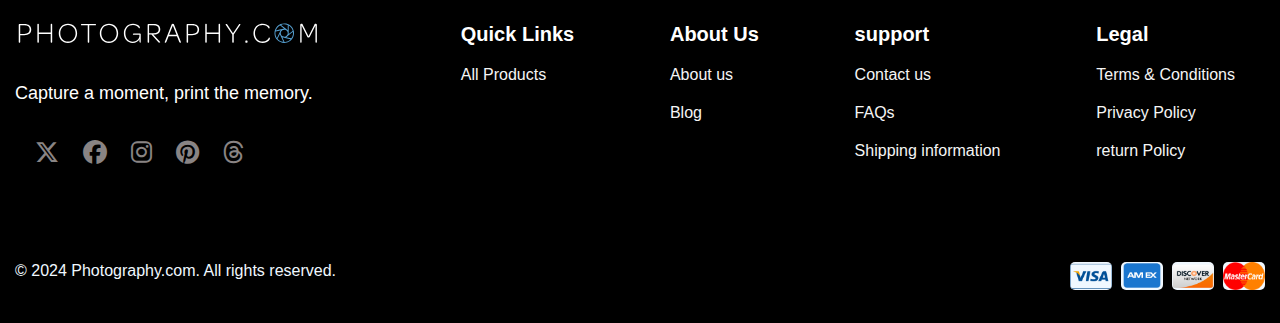
<file: photography.html>
<!DOCTYPE html>
<html lang="en">

<head>
    <title>Photography</title>
    <link rel="stylesheet" href="Styles/photography.css">
    <link rel="stylesheet" href="Styles/all.min.css">
    <link href="https://fonts.googleapis.com/css2?family=Varela+Round&display=swap" rel="stylesheet">
</head>

<body>
    <!-- Header Start  -->
    <header>
        <div class="container">
            <div class="header_logo">
                <div class="logo"><img src="image/Photography-Logo.svg"></div>
                <div class="right-side">
                    <div class="search"><i class="fa-solid fa-magnifying-glass"></i>
                        <input type="search">
                    </div>
                    <div class="icons">
                        <div class="profile"><a href="Account.html"><i class="fa-regular fa-user fa-xl"
                                    style="color: black;"></i></a></div>
                        <div class="cart"><a href="Cart.html"><img src="image/cart icon.png" alt="icon-cart" width="24"
                                    height="24" loading="eager"></a>
                        </div>
                    </div>
                </div>
            </div>
            <div class="menu">
                <ul>
                    <li><a href="Acrylic.html">Acrylic</a></li>
                    <li><a href="canvas.html">Canvas</a></li>
                    <li><a href="metal.html">Metal</a></li>
                    <li><a href="glass.html">Glass</a></li>
                    <li><a href="puzzle.html">Puzzles</a></li>
                    <li><a href="panel_wood.html">Panelwood</a></li>
                </ul>
            </div>
        </div>
    </header>
    <!-- Header End  -->

    <br><br><br><br><br>

    <!-- Landing Page Start  -->
    <div class="landing">
        <div class="container">
            <div class="landing-content">
                <h5 class="varela-round-regular">Turning Memories into Custom Wall Art</h5>
                <p class="varela-round-regular">Explore our diverse collection for photo prints on materials like
                    acrylic, glass, metal, puzzles, and
                    canvas,
                    perfect for adding a touch of modern décor to your home.</p>
                <a href="explore-wall-arts.html"><button>Explore Wall Art</button></a>
            </div>
        </div>
    </div>
    <!-- Landing Page End  -->

    <!-- Photo Wall Prints Section Start  -->
    <div class="container">

        <div class="heading">
            <p class="varela-round-regular"> Photo Wall Prints</p>
        </div>
        <div class="photo">
            <div class="Acrylic">
                <img src="image/Acrylic.webp" width="290px">
                <div class="Acrylic1">
                    <button><a href="Acrylic.html">Acrylic</a></button>
                </div>
            </div>
            <div class="canvas">
                <img src="image/Canvas.webp" alt="plat" width="290px">
                <div class="canvas1">
                    <button><a href="canvas.html">Canvas</a></button>
                </div>
            </div>
            <div class="puzzles">
                <img src="image/Puzzles.webp" alt="wall" width="290px">
                <div class="puzzles1">
                    <button><a href="puzzle.html">Puzzles</a></button>
                </div>
            </div>
            <div class="Glass_product">
                <img src="image/glass_product.webp" alt="rabbit" width="290px">
                <div class="Glass_product1">
                    <button><a href="glass.html">Glass Products</a></button>
                </div>
            </div>
        </div>
        <!-- Photo Wall Prints Section End  -->

        <!--Simplify Your Custom Wall Art Journey start-->

        <div class="simplify">
            <div class="simplify_text">
                <h4 class="varela-round-regular">Simplify Your Custom Wall Art Journey</h4>
                <p class="varela-round-regular">Create personalized wall art in four easy steps, with our team ready to
                    guide you from image upload
                    to
                    final approval via email, ensuring your vision comes to life on your chosen material.</p>
            </div>
            <div class="simplify_carts">
                <div class="simplify_img">
                    <div class="img"><img src="image/upload.svg" alt="Image_icon" width="250px"></div>
                    <h5>1. Choose Your Material</h5>
                    <p>Pick from high-quality options like acrylic, metal, glass, canvas, or puzzles for the ideal style
                        and
                        look you prefer.</p>
                </div>
                <div class="simplify_upload">
                    <div class="img"><img src="image/choose.svg" alt="upload_icon" width="250px"></div>
                    <h5>2. Upload Your Photo</h5>
                    <p>Upload your image and complete your purchase. We will get to work on an artwork proof for you to
                        approve.</p>
                </div>
                <div class="simplify_email">
                    <div class="img"><img src="image/review.svg" alt="email_icon" width="250px"></div>
                    <h5>3. Await Email Proof</h5>
                    <p>After placing your order, keep an eye on your inbox for an email proof, allowing you to review
                        and
                        approve your custom design..</p>
                </div>
                <div class="simplify_cart">
                    <div class="img"><img src="image/order.svg" alt="cart_icon" width="250px"></div>
                    <h5>4. Confirm & Relax</h5>
                    <p>Once you approve your design by email, we will craft your image into wall art then ship in 5-7
                        business days..</p>
                </div>
            </div>
        </div>
    </div>
    <!--Simplify Your Custom Wall Art Journey end-->

    <!-- Choose From Variety Section Start  -->
    <div class="container">
        <div class="variety">
            <div class="variety_img"><img src="image/variety_img.webp" alt="content-img"></div>
            <div class="variety_box">
                <div class="variety_text">
                    <div class="variety_content varela-round-regular">
                        <h5>Choose from a Variety of Sizes to Match Your Space</h5>
                        <p>Unleash the potential of your personalized gallery wall with our expansive selection of print
                            sizes. Each size is meticulously tailored to complement our premium materials, ensuring your
                            space is as unique as your vision.</p>
                    </div>
                    <div class="button"><button><a href="photograohy.html">Explore More</a></button></div>
                </div>
            </div>
        </div>
    </div>
    <!-- Choose From Variety Section end  -->

    <!-- Content Servises Section Start   -->
    <div class="container">
        <div class="content">
            <div class="premium_material">
                <div class="premium_material_lable"><img src="image/quality_lable.svg" alt="lable"></div>
                <div class="premium_material_text">
                    <h5>Premium Materials</h5>
                    <p>Meticulously crafted in Houston, Texas, our prints are a testament of endurance and excellence.
                    </p>
                </div>
            </div>
            <div class="customization">
                <div class="customization_lable"><img src="image/customization_lable.svg" alt="lable"></div>
                <div class="customization_text">
                    <h5>Customization</h5>
                    <p>Upload your photo; we'll build a proof and get your approval via email for the perfect print.</p>
                </div>
            </div>
            <div class="free_shipping">
                <div class="free_shipping_lable"><img src="image/shipping_lable.svg" alt="lable"></div>
                <div class="free_shipping_text">
                    <h5>Free Shipping</h5>
                    <p>Enjoy the convenience of free shipping on all your custom wall art orders.</p>
                </div>
            </div>
            <div class="support">
                <div class="support_lable"><img src="image/service_lable.svg" alt="lable"></div>
                <div class="support_text">
                    <h5>Exceptional Support</h5>
                    <p>Our team is here to assist you at every step of the process.</p>
                </div>
            </div>
        </div>
        <!-- Content Servises Section end   -->

        <!-- Blog Section Start  -->
        <div class="blog_section">
            <div class="blog">
                <div class="blog_heading varela-round-regular">
                    <h4>Blog</h4>
                </div>
                <div class="blog_arrow">
                    <img src="image/arrow 2.png" id="arrow">
                    <img src="image/arrow 2.png">
                </div>
            </div>
            <div class="blog_imgs">
                <div class="blog_img">
                    <div class="blog_img1"><img src="image/Blog-Image.webp"></div>
                    <div class="blog_paragraph1">
                        <h5>JULY 10, 2024</h5>
                        <h4 class="varela-round-regular">Top Reasons Why Custom Prints Make Perfect Housewarming Gifts
                        </h4>
                        <p>Moving into a new home is a momentous occasion, filled with excitement and the promise of new
                            beginnings. What better way to celebrate this milestone....<a href="#">Read more</a></p>
                    </div>
                </div>
                <div class="blog_img">
                    <div class="blog_img2"><img src="image/blog-image 2.webp"></div>
                    <div class="blog_paragraph1">
                        <h5>JUNE 03, 2024</h5>
                        <h4 class="varela-round-regular">Savoring Summer Nights: Tips for Capturing and Printing
                            Breathtaking Evening Scenes</h4>
                        <p>There’s a reason so many unforgettable songs exist about summer nights. It’s because summer
                            twilights and evenings are magical times, when possibilities.....<a href="#">Read more</a>
                        </p>
                    </div>
                </div>
                <div class="blog_img">
                    <div class="blog_img3"><img src="image/blog-image 3.jpg"></div>
                    <div class="blog_paragraph1">
                        <h5>MAY 01, 2024</h5>
                        <h4 class="varela-round-regular">Celebrate Mom: Choosing the Perfect Images to Print this
                            Mother's Day</h4>
                        <p>As Mother's Day approaches, many of us are searching for the ideal way to express our love
                            and
                            appreciation for the special women in our lives. One.....<a href="#">Read more</a></p>
                    </div>
                </div>
            </div>
        </div>
    </div>
    <!-- Blog Section End  -->

    <!-- Footer Start  -->
    <div class="Footer">
        <div class="container">
            <div class="footer-content">
                <div class="logos">
                    <div class="light-logo"><img src="image/PhotographyLogoLight.svg"></div>
                    <p>Capture a moment, print the memory.</p>
                    <div class="social-media">
                        <a href="#"><i class="fa-brands fa-x-twitter fa-xl" style="color: #898484;"></i></a>
                        <a href="#"><i class="fa-brands fa-facebook fa-xl" style="color: #898484;"></i></a>
                        <a href="#"><i class="fa-brands fa-instagram fa-xl" style="color: #898484;"></i></a>
                        <a href="#"><i class="fa-brands fa-pinterest fa-xl" style="color: #898484;"></i></a>
                        <a href="#"><i class="fa-brands fa-threads fa-xl" style="color: #898484;"></i></a>
                    </div>
                </div>
                <div class="quick-links">
                    <ul>
                        <h4>Quick Links</h4>
                        <li><a href="#">All Products</a></li>
                    </ul>
                </div>
                <div class="about">
                    <ul>
                        <h4>About Us</h4>
                        <li><a href="#">About us</a></li>
                        <li><a href="#">Blog</a></li>
                    </ul>
                </div>
                <div class="support-1">
                    <ul>
                        <h4>support</h4>
                        <li><a href="#">Contact us</a></li>
                        <li><a href="#">FAQs</a></li>
                        <li><a href="#">Shipping information</a></li>
                    </ul>
                </div>
                <div class="legal">
                    <ul>
                        <h4>Legal</h4>
                        <li><a href="#">Terms & Conditions</a></li>
                        <li><a href="#">Privacy Policy</a></li>
                        <li><a href="#">return Policy</a></li>
                    </ul>
                </div>
            </div>
            <div class="copy-right-footer">
                <div class="copy">
                    <p>© 2024 Photography.com. All rights reserved.</p>
                </div>
                <div class="cards">
                    <img src="image/visa.png">
                    <img src="image/amex.png">
                    <img src="image/discover.png">
                    <img src="image/master-card.png">
                </div>
            </div>
        </div>
    </div>
    <!-- Footer Start  -->

</body>

</html>
</file>
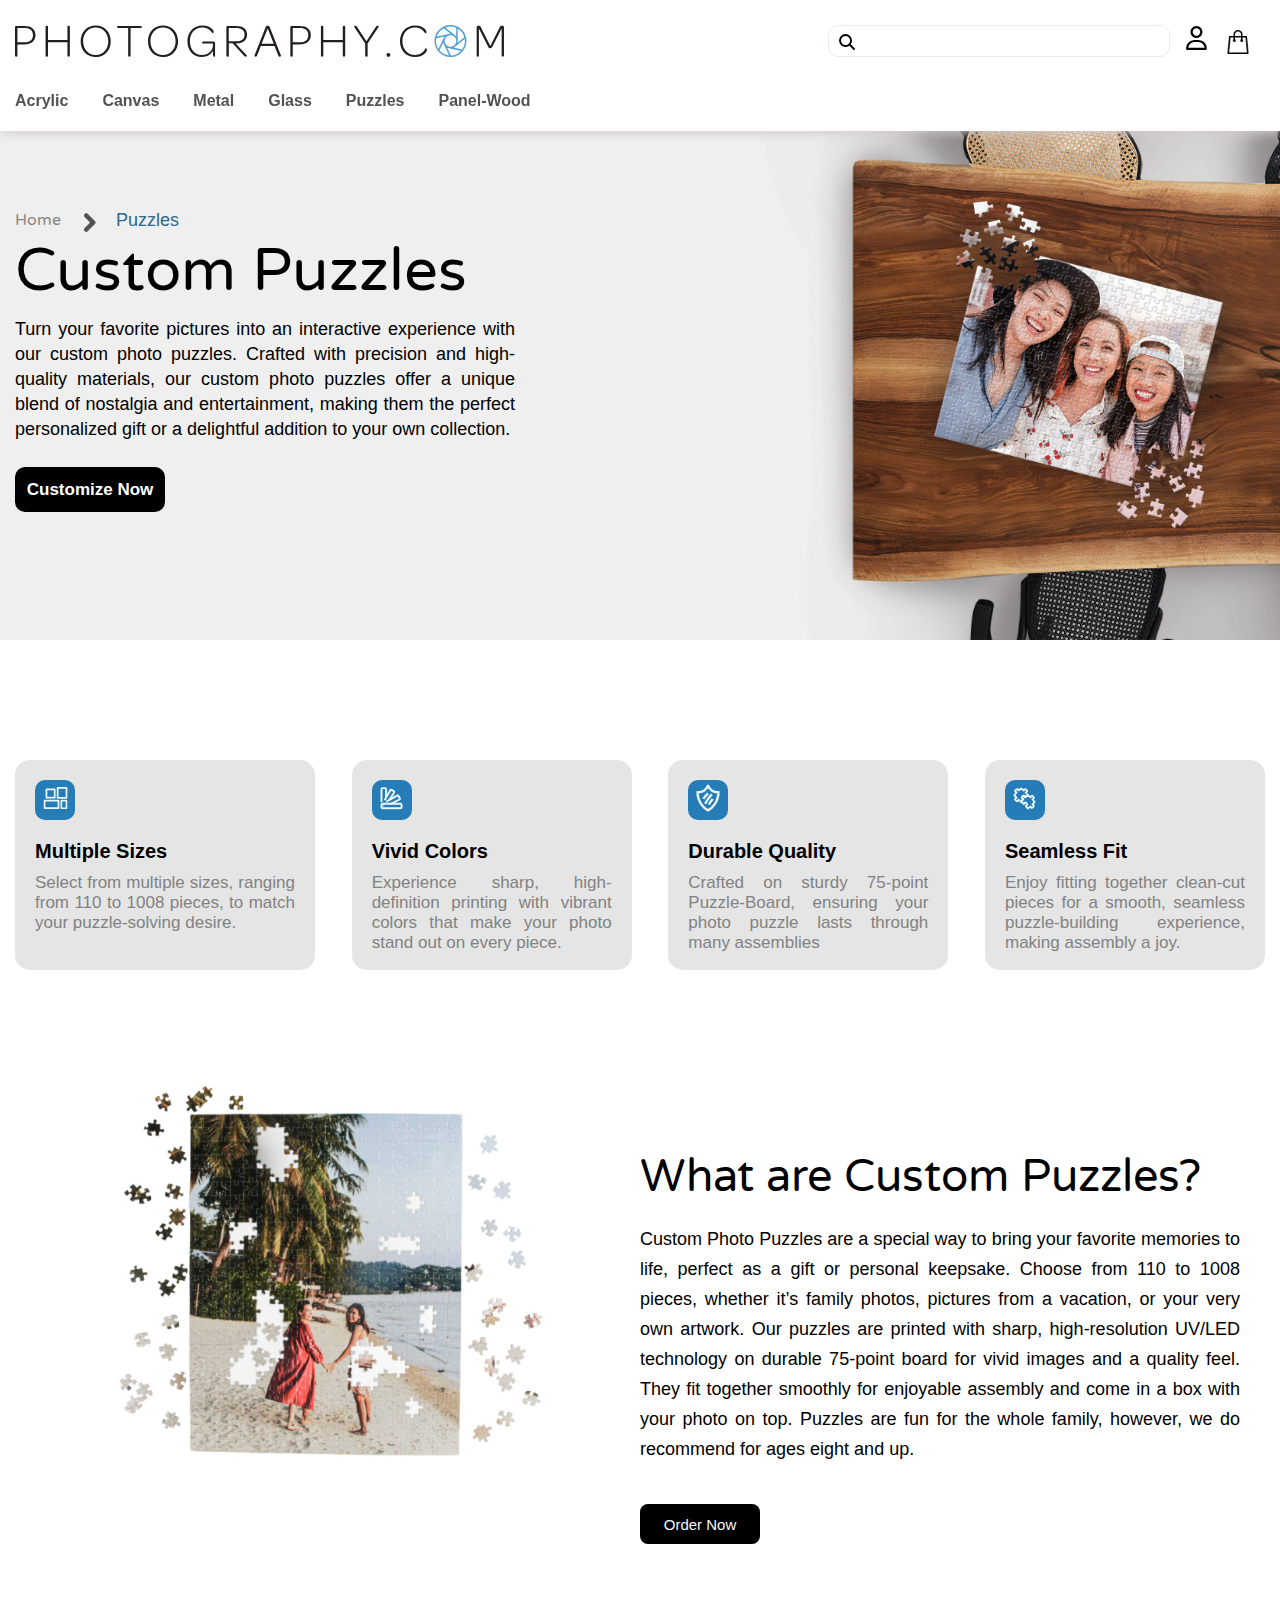
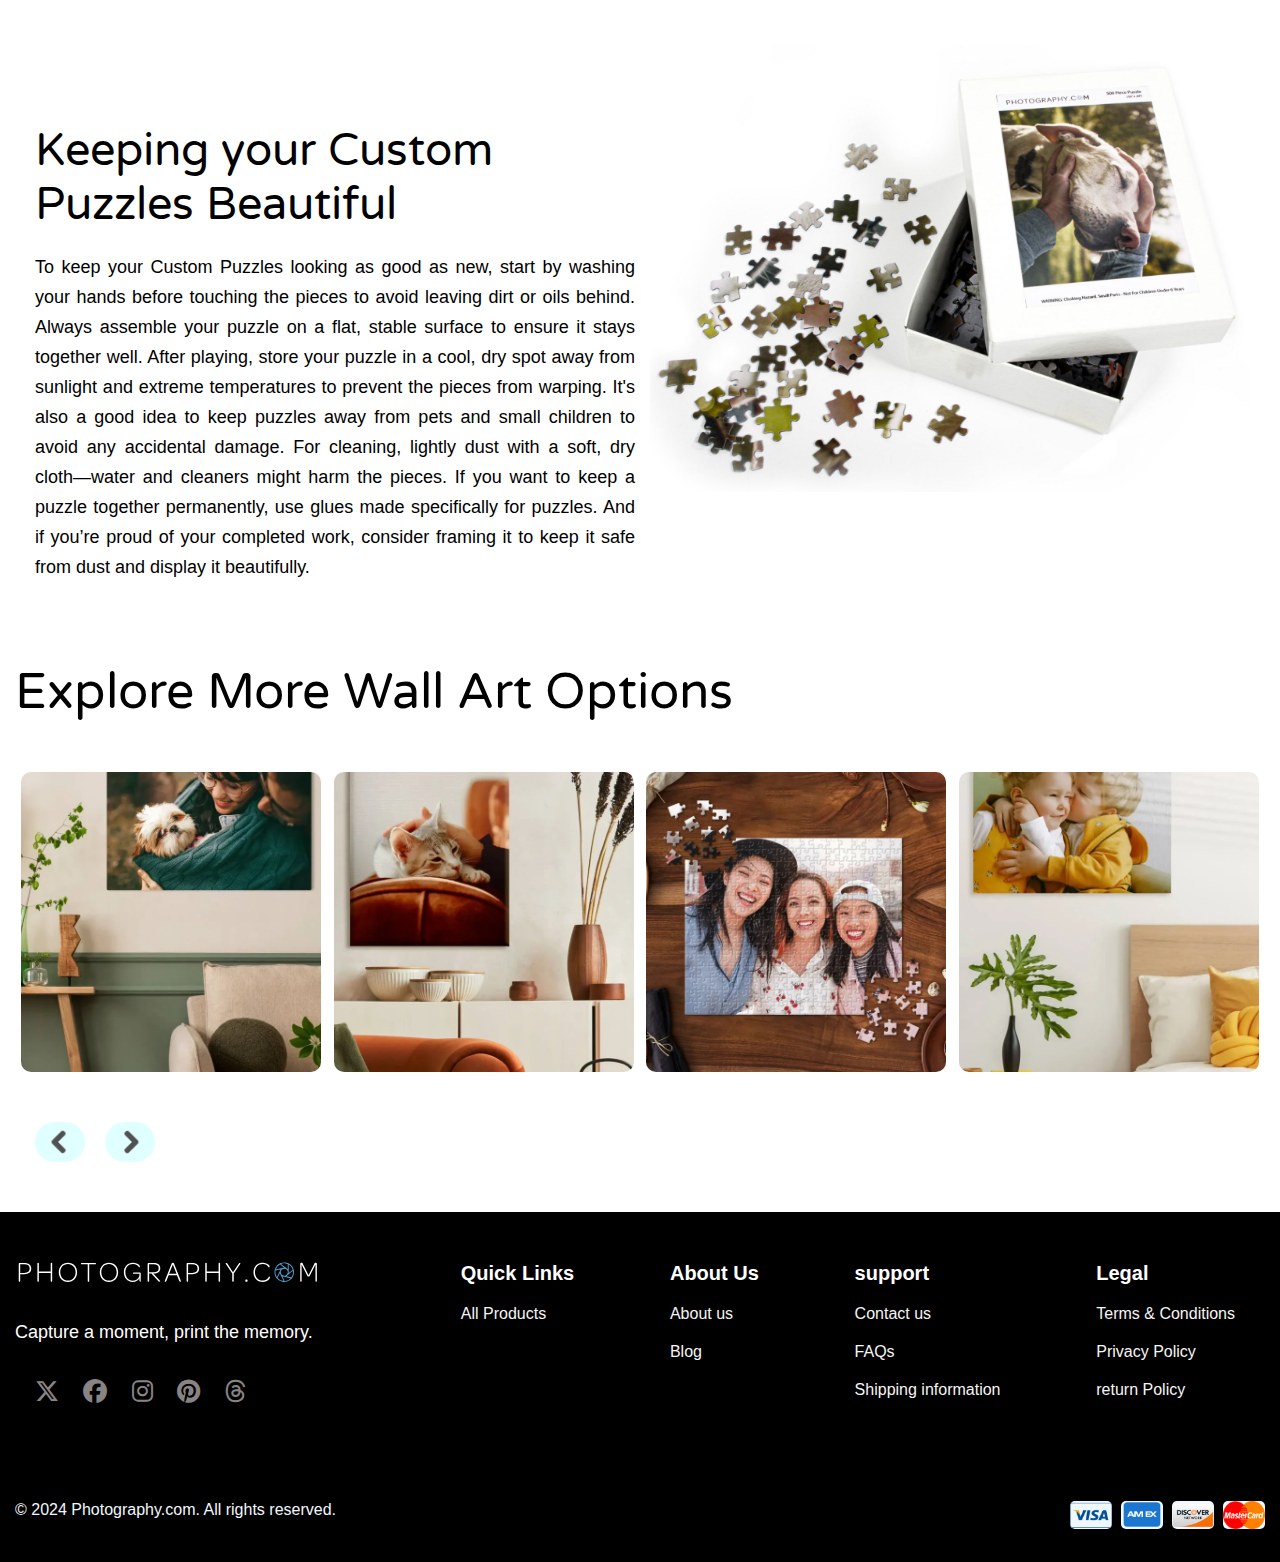
<file: puzzle.html>
<!DOCTYPE html>
<html lang="en">

<head>
    <title>Puzzles</title>
    <link rel="stylesheet" href="Styles/puzzle.css">
    <link rel="stylesheet" href="Styles/all.min.css">
    <link href="https://fonts.googleapis.com/css2?family=Varela+Round&display=swap" rel="stylesheet">
</head>

<body>
    <!-- Header Start  -->
    <header>
        <div class="container">
            <div class="header_logo">
                <div class="logo"><img src="image/Photography-Logo.svg"></div>
                <div class="right-side">
                    <div class="search"><i class="fa-solid fa-magnifying-glass"></i>
                        <input type="search">
                    </div>
                    <div class="icons">
                        <div class="profile"><a href="Account.html"><i class="fa-regular fa-user fa-xl" style="color: black;"></i></a></div>
                        <div class="cart"><a href="Cart.html"><img src="image/cart icon.png" alt="icon-cart" width="24"
                                    height="24" loading="eager"></a>
                        </div>
                    </div>
                </div>
            </div>
            <div class="menu">
                <ul class="roboto-bold">
                    <li><a href="Acrylic.html">Acrylic</a></li>
                    <li><a href="canvas.html">Canvas</a></li>
                    <li><a href="metal.html">Metal</a></li>
                    <li><a href="glass.html">Glass</a></li>
                    <li><a href="puzzle.html">Puzzles</a></li>
                    <li><a href="panel_wood.html">Panel-Wood</a></li>
                </ul>
            </div>
        </div>
    </header>
    <!-- Header Stop  -->

    <br><br><br><br><br>

    <!-- Landing Page Start  -->
    <div class="landing varela-round-regular">
        <div class="container">
            <div class="buttons">
                <div class="home roboto-medium"><a href="photography.html">Home</a></div>
                <img src="image/arrow 2.png">
                <div class="puzzles">Puzzles</div>
            </div>
            <h5>Custom Puzzles</h5>
            <p>Turn your favorite pictures into an interactive experience with our custom photo puzzles. Crafted with
                precision and high-quality materials, our custom photo puzzles offer a unique blend of nostalgia and
                entertainment, making them the perfect personalized gift or a delightful addition to your own
                collection.
            </p>
            <button>Customize Now</button>
        </div>
    </div>
    <!-- Landing Page Stop  -->

    <!-- Content Start -->
    <div class="container">
        <div class="content">
            <div class="multiple_size">
                <div class="multiple_size_lable"><img src="image/multiple size.svg" alt="lable"></div>
                <div class="multiple_size_text">
                    <h5>Multiple Sizes</h5>
                    <p>Select from multiple sizes, ranging from 110 to 1008 pieces, to match your puzzle-solving desire.
                    </p>
                </div>
            </div>
            <div class="vivid_colors">
                <div class="vivid_colors_lable"><img src="image/Bright-Colorful-Icons.svg" alt="lable"></div>
                <div class="vivid_colors_text">
                    <h5>Vivid Colors</h5>
                    <p> Experience sharp, high-definition printing with vibrant colors that make your photo stand out on
                        every piece.</p>
                </div>
            </div>
            <div class="durable">
                <div class="durable_lable"><img src="image/Sturdy-Aluminum-Icons.svg" alt="lable"></div>
                <div class="durable_text">
                    <h5>Durable Quality</h5>
                    <p>Crafted on sturdy 75-point Puzzle-Board, ensuring your photo puzzle lasts through many assemblies
                    </p>
                </div>
            </div>
            <div class="seamless_fit">
                <div class="seamless_fit_lable"><img src="image/Seemless-fit-puzzles-Icons.svg" alt="lable"></div>
                <div class="seamless_fit_text">
                    <h5>Seamless Fit</h5>
                    <p>Enjoy fitting together clean-cut pieces for a smooth, seamless puzzle-building experience, making
                        assembly a joy.</p>
                </div>
            </div>
        </div>
    <!-- Content Stop -->

    <!-- Puzzle Arts Semple -->
        <div class="puzzle_container">
            <div class="puzzle_prints">
                <div class="puzzle_image"><img src="image/Beach_Walking_Puzzle_Pieces.jpg"></div>
                <div class="puzzle_text">
                    <div class="puzzle_text_heading varela-round-regular">What are Custom Puzzles?</div>
                    <div class="puzzle_text_paragraph">Custom Photo Puzzles are a special way to bring your favorite
                        memories to life, perfect as a gift or personal keepsake. Choose from 110 to 1008 pieces,
                        whether
                        it’s family photos, pictures from a vacation, or your very own artwork. Our puzzles are printed
                        with
                        sharp, high-resolution UV/LED technology on durable 75-point board for vivid images and a
                        quality
                        feel. They fit together smoothly for enjoyable assembly and come in a box with your photo on
                        top.
                        Puzzles are fun for the whole family, however, we do recommend for ages eight and up.</div>
                    <div class="puzzle_button"><button>Order Now</button></div>
                </div>
            </div>
        </div>
        <div class="puzzle_container2">
            <div class="puzzle_prints2">
                <div class="puzzle_text2">
                    <div class="puzzle_text_heading2 varela-round-regular">Keeping your Custom Puzzles Beautiful</div>
                    <div class="puzzle_text_paragraph2">To keep your Custom Puzzles looking as good as new, start by
                        washing
                        your hands before touching the pieces to avoid leaving dirt or oils behind. Always assemble your
                        puzzle on a flat, stable surface to ensure it stays together well. After playing, store your puzzle in a cool, dry spot away from sunlight and extreme temperatures to prevent the pieces from warping. It's also a good idea to keep puzzles away from pets and small children to avoid any accidental damage. For cleaning, lightly dust with a soft, dry cloth—water and cleaners might harm the pieces. If you want to keep a puzzle together permanently, use glues made specifically for puzzles. And if you’re proud of your completed work, consider framing it to keep it safe from dust and display it beautifully.</div>
                </div>
                <div class="puzzle_image2"><img src="image/Dog_Puzzle_with_Box.jpg"></div>
            </div>
    <!-- Content Stop -->

    <!-- Related Products Start -->
            <div class="products_container">
                <div class="heading varela-round-regular">
                    <p>Explore More Wall Art Options</p>
                </div>
                <div class="photo">
                    <div class="Acrylic">
                        <img src="image/metal_product_photo.webp" width="290px">
                        <div class="Acrylic1">
                            <button><a href="#">Acrylic</a></button>
                        </div>
                    </div>
                    <div class="canvas">
                        <img src="image/Canvas.webp" alt="plat" width="290px">
                        <div class="canvas1">
                            <button><a href="#">Canvas</a></button>
                        </div>
                    </div>
                    <div class="puzzle">
                        <img src="image/Puzzles.webp" alt="wall" width="290px">
                        <div class="puzzles1">
                            <button><a href="#">Puzzles</a></button>
                        </div>
                    </div>
                    <div class="metal_product">
                        <img src="image/glass_product.webp" alt="rabbit" width="290px">
                        <div class="metal_product1">
                            <button><a href="#">Metal</a></button>
                        </div>
                    </div>
                </div>
            </div>

            <div class="blog_arrow">
                <img src="image/arrow 2.png" id="arrow">
                <img src="image/arrow 2.png">
            </div>
        </div>
    </div>
    <!-- Related Products Stop -->

    <!-- Footer Start  -->
    <div class="Footer">
        <div class="container">
            <div class="footer-content">
                <div class="logos">
                    <div class="light-logo"><img src="image/PhotographyLogoLight.svg"></div>
                    <p class="roboto-medium">Capture a moment, print the memory.</p>
                    <div class="social-media">
                        <a href="#"><i class="fa-brands fa-x-twitter fa-xl" style="color: #898484;"></i></a>
                        <a href="#"><i class="fa-brands fa-facebook fa-xl" style="color: #898484;"></i></a>
                        <a href="#"><i class="fa-brands fa-instagram fa-xl" style="color: #898484;"></i></a>
                        <a href="#"><i class="fa-brands fa-pinterest fa-xl" style="color: #898484;"></i></a>
                        <a href="#"><i class="fa-brands fa-threads fa-xl" style="color: #898484;"></i></a>
                    </div>
                </div>
                <div class="quick-links roboto-medium">
                    <ul>
                        <h4>Quick Links</h4>
                        <li><a href="#">All Products</a></li>
                    </ul>
                </div>
                <div class="about roboto-medium ">
                    <ul>
                        <h4>About Us</h4>
                        <li><a href="#">About us</a></li>
                        <li><a href="#">Blog</a></li>
                    </ul>
                </div>
                <div class="support roboto-medium">
                    <ul>
                        <h4>support</h4>
                        <li><a href="#">Contact us</a></li>
                        <li><a href="#">FAQs</a></li>
                        <li><a href="#">Shipping information</a></li>
                    </ul>
                </div>
                <div class="legal roboto-medium">
                    <ul>
                        <h4>Legal</h4>
                        <li><a href="#">Terms & Conditions</a></li>
                        <li><a href="#">Privacy Policy</a></li>
                        <li><a href="#">return Policy</a></li>
                    </ul>
                </div>
            </div>
            <div class="copy-right-footer">
                <div class="copy roboto-regular"><p>© 2024 Photography.com. All rights reserved.</p></div>
                <div class="cards">
                    <img src="image/visa.png">
                    <img src="image/amex.png">
                    <img src="image/discover.png">
                    <img src="image/master-card.png">
                </div>
            </div>
        </div>
    <!-- Footer Stop  -->

</body>

</html>
</file>
<file: Styles/photography.css>
.varela-round-regular {
    font-family: "Varela Round", sans-serif;
  }
  
* {
    margin: 0;
    padding: 0;
}

/* Header Start  */

header{
    width: 100%;
    height: 136px;
    background-color: #ffffff;
    position: fixed;
    z-index: 10000;
    box-shadow: 2px 2px 10px #e5e5e5;
}
.container{
    width: 1250px;
    margin: auto;

}

/* Logo  */

.header_logo {
    width: 100%;
    height: 84px;
    align-items: center;
    line-height: 24px;
    display: flex;
    justify-content: space-between;
}

.right-side {
    width: 35%;
    display: flex;
    justify-content: space-between;
}

/* SearchBar  */

.search {
    width: 360px;
    height: 38px;
    border-radius: 10px;
    border: 1px solid rgb(240, 233, 233);
}

.search input {
    width: 310px;
    height: 20px;
    margin-top: 8px;
    float: left;
    border: none;
    background-color: transparent;
}

.search i {
    width: 20px;
    height: 20px;
    float: left;
    margin-top: 12px;
    padding-left: 10px;
}

.icons {
    width: 100px;
    display: flex;
    justify-content: space-evenly;
    margin-top: 5px;
}



.cart {
    width: 23px;
    height: 20px;
    overflow: hidden;
    padding-bottom: 4px;
}

.menu {
    height: 52px;
    align-content: center;
    word-spacing: 50px;
}

.menu li {
    font-size: 16px;
    font-weight: 600;
    font-family: sans-serif;
    display: inline;
    line-height: 24px;
    text-decoration: none;
}
.menu a{
    text-decoration: none;
    color: #424242;
}
.menu a:hover{
    color: #257cb6;
}
.landing {
    width: 100%;
    height: 480px;
    margin-top: 5px;
    position: relative;
    background-size: contain;
    background-image: url(../image/bgimage\ photography.webp);
    transition: all;
}
.landing-content{
    width: 80%;
    height: 288px;
    position: absolute;
    margin-top: 150px;
}
.landing-content h5 {
    width: 500px;
    font-size: 43px;
    line-height: 48px;
    font-weight: 500;
    margin-top: -20px;
}

.landing-content p {
    width: 500px;
    margin-top: 20px;
    font-size: 18px;
    font-weight: 500;
    text-align: justify;
    line-height: 25px;
}

.landing button {
    margin-top: 55px;
    width: 160px;
    height: 45px;
    font-size: 17px;
    font-weight: 600;
    background-color: black;
    color: #ffffff;
    border: none;
    border-radius: 8px;
}

.heading {
    width: 450px;
    margin-top: 30px;
}

.heading p {
    font-size: 43px;
    font-weight: 500;
}

.photo {
    margin-top: 40px;
    width: 100%;
    height: 400px;
    display: flex;
    justify-content: space-between;
    position: relative;
}
.Acrylic{
    width: 300px;
    height: 300px;
}
.Acrylic img {
    width: 300px;
    height: 300px;
    border-radius: 10px;
}

.Acrylic1 {
    width: 280px;
    margin-top: -40px;
    text-align: center;
    padding: 3px 10px;
    position: absolute;
    opacity: 0;
}

.Acrylic1 button {
    width: 100px;
    height: 25px;
    background-color: bisque;
    border-radius: 15px;
    border: none;


}

.Acrylic1 a {
    text-decoration: none;
    font-family: cursive;
    font-size: 15px;
    font-weight: 600px;
    padding: 3px 20px;
}

.Acrylic:hover .Acrylic1 {
    opacity: 1;
}
.canvas{
    width: 300px;
    height: 300px;
}
.canvas img {
    width: 300px;
    height: 300px;
    border-radius: 10px;
}

.canvas1{
    width: 280px;
    margin-top: -40px;
    text-align: center;
    padding: 3px 10px;
    position: absolute;
    opacity: 0;
}

.canvas1 button {
    width: 100px;
    height: 25px;
    background-color: antiquewhite;
    border-radius: 15px;
    border: none;
}

.canvas1 a {
    text-decoration: none;
    font-size: 15px;
    font-family: cursive;
    font-weight: 600;
    padding: 3px 20px;
}

.canvas:hover .canvas1 {
    opacity: 1;
}
.puzzles{
    width: 300px;
    height: 300px;
}
.puzzles img {
    width: 300px;
    height: 300px;
    border-radius: 10px;
}

.puzzles1 {
    width: 280px;
    margin-top: -40px;
    text-align: center;
    padding: 3px 10px;
    position: absolute;
    opacity: 0;
}

.puzzles1 button {
    width: 100px;
    height: 25px;
    background-color: antiquewhite;
    border-radius: 15px;
    border: none;
}

.puzzles1 a {
    text-decoration: none;
    padding: 3px 20px;
    font-size: 15px;
    font-family: cursive;
    font-weight: 600;
}

.puzzles:hover .puzzles1 {
    opacity: 1;
}
.Glass_product{
    width: 300px;
    height: 300px;
}
.Glass_product img {
    width: 300px;
    height: 300px;
    border-radius: 10px;
}

.Glass_product1  {
    width: 280px;
    margin-top: -40px;
    text-align: center;
    padding: 3px 10px;
    position: absolute;
    opacity: 0;
}

.Glass_product1 button {
    width: 150px;
    height: 25px;
    background-color: antiquewhite;
    border-radius: 15px;
    border: none;
}

.Glass_product1 a {
    text-decoration: none;
    padding: 3px 20px;
    font-size: 15px;
    font-family: cursive;
    font-weight: 600;
}

.Glass_product:hover .Glass_product1 {
    opacity: 1;
}
.simplify_text{
    width: 100%;
}
.simplify_text h4 {
    height: 50px;
    text-align: center;
    font-size: 40px;
    font-weight: 200px;
}

.simplify_text p {
    width: 900px;
    margin-top: 20px;
    text-align: center;
    margin-left: 16%;
    text-align: center;
    font-size: 16px;
}

.simplify_carts {
    display: flex;
    justify-content: space-between;
    margin-top: 50px;
    width: 100%;
}

.simplify_img {
    width: 300px;
    height: 330px;
    text-align: center;
    border-radius: 15px;
    box-shadow: 0px 10px 15px -3px rgb(177, 177, 182);
}

.simplify_img img {
    width: 90px;
    height: 90px;
    margin-top: 10px;
}

.simplify_img h5 {
    font-size: 20px;
    font-weight: 600;
    margin-top: 30px;
    font-family: sans-serif;
}

.simplify_img p {
    margin: 20px 10px;
    font-size: 18px;
    text-align: center;
    font-family: sans-serif;
}

.simplify_upload {
    width: 300px;
    height: 330px;
    text-align: center;
    border-radius: 15px;
    box-shadow: 0px 10px 15px -3px rgb(177, 177, 182);
}
.img {
    width: 110px;
    height: 110px;
    background-color: #e0f2fe;
    border-radius: 50%;
    margin-left: 30%;
    margin-top: 15px;
}
.simplify_upload img {
    width: 90px;
    height: 90px;
    margin-top: 5px;
}

.simplify_upload h5 {
    font-size: 20px;
    margin-top: 30px;
    font-family: sans-serif;

}

.simplify_upload p {
    margin: 20px 10px;
    font-size: 18px;
    text-align: center;
    font-family: sans-serif;
}

.simplify_email {
    width: 300px;
    height: 330px;
    text-align: center;
    border-radius: 15px;
    box-shadow: 0px 10px 15px -3px rgb(177, 177, 182);
}

.simplify_email img {
    width: 90px;
    height: 90px;
    margin-top: 10px;
}

.simplify_email h5 {
    font-size: 20px;
    margin-top: 30px;
    font-family: sans-serif;

}

.simplify_email p {
    margin: 20px 10px;
    font-size: 18px;
    text-align: center;
    font-family: sans-serif;
}

.simplify_cart {
    width: 300px;
    height: 330px;
    text-align: center;
    border-radius: 15px;
    box-shadow: 0px 10px 15px -3px rgb(177, 177, 182);
}

.simplify_cart img {
    width: 90px;
    height: 90px;
    margin-top: 10px;
}

.simplify_cart h5 {
    font-size: 20px;
    margin-top: 30px;
    font-family: sans-serif;
}

.simplify_cart p {
    margin: 20px 10px;
    font-size: 18px;
    font-family: sans-serif;
    text-align: center;
}

.variety {
    width: 100%;
    display: flex;
    text-align: center;
    margin-top: 100px;
}

.variety_img {
    width: 100%;
    height: auto;
    margin-left: 20px;
}

.variety_img img {
    width: 580px;
    height: auto;
}

.variety_box {
    width: 100%;
    margin-right: 20px;
    margin-top: 80px;
    margin-left: 50px;
}

.variety_text {
    width: 580px;
    height: 200px;
    text-align: justify;
}

.variety_text h5 {
    font-size: 40px;
    line-height: 45px;
    font-weight: 500;
}

.variety_text p {
    margin-top: 20px;
    text-align: justify;
    font-size: 18px;
    line-height: 25px;
    font-family: sans-serif;
}

.button {
    width: 140px;
    height: 45px;
    margin-top: 30px;
    border: none;
}
.button a{
    color: aliceblue;
    text-decoration: none;
}
.button button {
    width: 135px;
    height: 40px;
    padding: 10px 18px;
    border-radius: 8px;
    font-size: 15px;
    background-color: black;
    border: none;
}

.content {
    width: 100%;
    height: auto;
    display: flex;
    justify-content: space-between;
    align-items: center;
    margin-top: 120px;
}

.premium_material {
    width: 280px;
    height: 210px;
    margin: 0px 10px;
    background-color: rgb(246, 250, 250);
    border-radius: 15px;
    /* float: left; */
}

.premium_material_lable {
    width: 50px;
    height: 50px;
    margin: 20px;
    text-align: center;
    align-content: center;
    border-radius: 10px;
    background-color: rgb(108, 200, 231);
}

.premium_material_lable img {
    width: 30px;
    height: 30px;
}

.premium_material_text {
    margin: 20px;
}

.premium_material_text h5 {
    font-size: 18px;
    font-family: sans-serif;
    margin: 10px 10px 10px 0px;
}

.premium_material_text p {
    font-size: 15px;
    line-height: 20px;
    font-family: sans-serif;
}

.customization {
    width: 280px;
    height: 210px;
    margin: 0px 10px;
    background-color: rgb(246, 250, 250);
    border-radius: 15px;
    /* float: left; */
}

.customization_lable {
    width: 50px;
    height: 50px;
    margin: 20px;
    text-align: center;
    align-content: center;
    border-radius: 10px;
    background-color: rgb(108, 200, 231);
}

.customization_lable img {
    width: 30px;
    height: 30px;
}

.customization_text {
    margin: 20px;
}

.customization_text h5 {
    font-size: 18px;
    font-family: sans-serif;
    margin: 10px 10px 10px 0px;
}

.customization_text p {
    font-size: 15px;
    line-height: 20px;
    font-family: sans-serif;
}

.free_shipping {
    width: 280px;
    height: 210px;
    margin: 0px 10px;
    background-color: rgb(246, 250, 250);
    border-radius: 15px;
    /* float: left; */
}

.free_shipping_lable {
    width: 50px;
    height: 50px;
    margin: 20px;
    text-align: center;
    align-content: center;
    border-radius: 10px;
    background-color: rgb(108, 200, 231);
}

.free_shipping_lable img {
    width: 30px;
    height: 30px;
}

.free_shipping_text {
    margin: 20px;
}

.free_shipping_text h5 {
    font-size: 18px;
    font-family: Verdana, Geneva, Tahoma, sans-serif;
    margin: 10px 10px 10px 0px;
}

.free_shipping_text p {
    font-size: 15px;
    line-height: 20px;
    font-family: Verdana, Geneva, Tahoma, sans-serif;
}

.support {
    width: 280px;
    height: 210px;
    margin: 0px 10px;
    background-color: rgb(246, 250, 250);
    border-radius: 15px;
    /* float: left; */
}

.support_lable {
    width: 50px;
    height: 50px;
    margin: 20px;
    text-align: center;
    align-content: center;
    border-radius: 10px;
    background-color: rgb(108, 200, 231);
}

.support_lable img {
    width: 30px;
    height: 30px;
}

.support_text {
    margin: 20px;
}

.support_text h5 {
    font-size: 18px;
    font-family: Verdana, Geneva, Tahoma, sans-serif;
    margin: 10px 10px 10px 0px;
}

.support_text p {
    font-size: 15px;
    line-height: 20px;
    font-family: Verdana, Geneva, Tahoma, sans-serif;
}

.blog_section {
    margin-top: 100px;
}

.blog {
    display: flex;
    justify-content: space-between;
}

.blog_heading h4 {
    width: 100px;
    height: 48px;
    color: #141414;
    font-size: 45px;
}

.blog_arrow {
    display: flex;
    width: 80px;
    height: 40px;
    margin-right: 20px;
}

#arrow {
    transform: rotate(180deg);
}

.blog_arrow img {
    background-color: lightcyan;
    border-radius: 60px;
}

.blog_imgs {
    display: flex;
    justify-content: space-between;
    margin-top: 50px;
}

.blog_img {
    width: 350px;
    height: 500px;
    overflow: hidden;
    margin-bottom: 20px;
}

.blog_img1 {
    width: 350px;
    height: auto;
    overflow: hidden;
    border-radius: 15px;

}

.blog_img1 img {
    width: 350px;
    height: 250px;
    transform: scale(1.2);
}

.blog_img2 {
    width: 350px;
    height: auto;
    overflow: hidden;
    border-radius: 15px;

}

.blog_img2 img {
    width: 350px;
    height: 250px;
    transform: scale(1.2);
}

.blog_img3 {
    width: 350px;
    height: auto;
    overflow: hidden;
    border-radius: 15px;

}

.blog_img3 img {
    width: 350px;
    height: 250px;
    transform: scale(1.2);
}

.blog_paragraph1 h5 {
    margin-top: 30px;
    font-size: 14px;
    font-family: sans-serif;
    font-weight: 500;
    color: #737373;
}

.blog_paragraph1 h4 {
    margin-top: 5px;
    font-size: 20px;
    line-height: 25px;
    color: #000000;
    text-align: left;
    font-weight: 500;
}

.blog_paragraph1 p {
    margin-top: 10px;
    font-size: 16px;
    text-indent: 10px;
    line-height: 24px;
    color: #525252;
    font-family: sans-serif;
}

.blog_paragraph1 p a {
    text-decoration: none;
    font-size: 16px;
    color: #257cb6;
}

.Footer{
    width: 100%;
    height: 350px;
    background-color: black;
}
.footer-content{
    width: 100%;
    height: auto;
    display: flex;
    justify-content: space-between;
}
.logos p{
    font-family: sans-serif;
}
.light-logo{
    width: 306px;
    height: 20px;
    margin-top: 50px;
}
.light-logo img{
    width: 306px;
    height: 20px;
}
.footer-content p{
    width: 350px;
    font-size: 18px;
    color: white;
    margin-top: 40px;
}
.footer-content ul{
    font-family: sans-serif;
}
.social-media{
    margin-top: 40px;
}
.social-media a{
    margin-left: 20px;
}
.footer-content h4{
    color: white;
    margin-top: 50px;
    font-size: 20px;
}
.footer-content a, li{
    text-decoration: none;
    list-style: none;
    margin-top: 20px;
    color: whitesmoke;
}
.footer-content a:hover{
    color: #2c678f;
}
.legal{
    margin-right: 30px;
}
.copy-right-footer{
    width: 100%;
    display: flex;
    justify-content: space-between;
    margin-top: 100px;
}
.copy p{
    width: 350px;
    color: aliceblue;
    font-family: sans-serif;
}
.cards{
    width: 200px;
    height: 40px;
    text-align: center;
}
.cards img{
    width: 42px;
    height: 28px;
    background-color: aliceblue;
    border-radius: 5px;
    margin-left: 5px;
}
</file>
<file: Styles/Account.css>
.varela-round-regular {
    font-family: "Varela Round", sans-serif;
  }
.m-plus-rounded-1c-thin {
    font-family: "M PLUS Rounded 1c", system-ui;
    font-style: normal;
  }
  
* {
    margin: 0;
    padding: 0;
}
/* Header Start  */
header{
    width: 100%;
    background-color: aliceblue;
    position: fixed;
    z-index: 10000;
    box-shadow: 2px 2px 10px rgb(211, 201, 201);
}
.container{
    width: 1250px;
    margin: auto;

}

/* Logo Section  */

.header_logo {
    width: 100%;
    margin-top: 25px;
    display: flex;
    justify-content: space-between;
}

.right-side {
    width: 35%;
    display: flex;
    justify-content: space-between;
}

/* Search Bar  */
.search {
    width: 360px;
    height: 30px;
    border-radius: 10px;
    border: 1px solid rgb(240, 233, 233);
}

.search input {
    width: 310px;
    height: 20px;
    margin-top: 8px;
    float: left;
    border: none;
    background-color: transparent;
}

.search-icon {
    width: 20px;
    height: 20px;
    float: left;
    margin-top: 8px;
    padding-left: 10px;
}

.icons {
    width: 100px;
    display: flex;
    justify-content: space-evenly;
    margin-top: 5px;
}

.profile {
    width: 25px;
    height: 22px;
}

.cart {
    width: 23px;
    height: 25px;
}

/* Menu Bar  */

.menu {
    height: 40px;
    align-content: center;
    padding-top: 20px;
    padding-bottom: 10px;
    word-spacing: 30px;
}

.menu li {
    font-size: 15px;
    font-family: sans-serif;
    font-weight: 600;
    display: inline;
    color: rgb(53, 51, 51);
    text-decoration: none;
}
.menu a{
    text-decoration: none;
    color: gray;
}
.menu a:hover{
    color: #257cb6;
}
.main {
    width: 100%;
    height: 230px;
    background-color: rgb(246, 250, 250);
}

.buttons {
    display: flex;
}

.home {
    margin-top: 72px;
    margin-left: 20px;
}

.home a {
    text-decoration: none;
    color: #898484;
    font-size: 16px;
    font-family: sans-serif;
}

/* Header Close  */

.buttons img {
    width: 25px;
    height: 25px;
    margin-top: 70px;
    margin-left: 15px;
}

/* Main Section  */

.my_account {
    margin-top: 75px;
    margin-left: 15px;
    font-size: 14px;
    font-weight: 700;
    color: #2c678f;
    font-family: sans-serif;
}

.log_in {
    margin-left: 20px;
    margin-top: 20px;
    font-size: 70px;
    font-weight: 100;
}

.log_in_table {
    margin-left: 40%;
    display: flex;
    justify-content: center;
    
}
.login-table-content {
    width: 100%;
    height: 500px;
    margin-top: 50px;
    font-family: sans-serif;
}


.email h5 {
    font-size: 14px;
    margin-right: 220px;
    margin-bottom: 5px;
}

.email input {
    width: 280px;
    height: 30px;
    border-radius: 8px;
    padding-left: 5px;
}

.password {
    margin-top: 30px;
}

.password input {
    width: 280px;
    height: 30px;
    border-radius: 8px;
    padding-left: 5px;
}

.password h5 {
    font-size: 14px;
    margin-bottom: 5px;
    margin-right: 170px;
}

.forget_password {
    margin-top: 15px;
    font-size: 16px;
}

.forget_password a {
    text-decoration: none;
    color: #257cb2;
}

.log_in_btn button {
    width: 280px;
    height: 30px;
    margin-top: 25px;
    font-size: 15px;
    font-weight: 600;
    color: aliceblue;
    background-color: black;
    border-radius: 8px;
}

.line {
    width: 300px;
    display: flex;
    margin-left: 20px;
}

.line img {
    width: 100px;
    height: 10px;
    margin-top: 30px;
}

.line h5 {
    margin-top: 28px;
}

#line1 {
    margin-right: 5px;
}

#line2 {
    margin-left: 5px;
}

/* LogIn With App Accounts  */

.log_In_with_logos {
    display: flex;
    margin-top: 25px;
    margin-left: 30px;
}

.log_in_with_facebook {
    width: 60px;
    height: 40px;
    align-content: center;
    text-align: center;
    margin: 5px;
    border-radius: 8px;
    background-color: aquamarine;
}

.log_in_with_google {
    width: 60px;
    height: 40px;
    align-content: center;
    text-align: center;
    margin: 5px;
    border-radius: 8px;
    background-color: aquamarine;
}
.log_in_with_amazon {
    width: 60px;
    height: 40px;
    margin: 5px;
    border-radius: 8px;
    align-content: center;
    text-align: center;
    background-color: aquamarine;
}

.register {
    margin-top: 25px;
    margin-left: 25PX;
}

.register p {
    font-size: 15px;
    font-family: sans-serif;
    text-align: left;
}

.register a {
    text-decoration: none;
    font-family: sans-serif;
    color: #257cb2;
}

/* Footer  */

.Footer{
    width: 100%;
    height: 350px;
    background-color: black;
}
.footer-content{
    width: 100%;
    height: auto;
    display: flex;
    justify-content: space-between;
    font-family: sans-serif;
}

/* Footer Logo  */

.light-logo{
    width: 306px;
    height: 20px;
    margin-top: 50px;
}
.light-logo img{
    width: 306px;
    height: 20px;
}
.footer-content p{
    width: 350px;
    font-size: 18px;
    color: white;
    margin-top: 40px;
}

/* Social Media Accounts */

.social-media{
    margin-top: 40px;
}
.social-media a{
    margin-left: 20px;
}
.footer-content h4{
    color: white;
    margin-top: 50px;
    font-size: 20px;
}
.footer-content a, li{
    text-decoration: none;
    list-style: none;
    margin-top: 20px;
    color: whitesmoke;
}
.footer-content a:hover{
    color: #2c678f;
}
.legal{
    margin-right: 30px;
}
.copy-right-footer{
    width: 100%;
    display: flex;
    justify-content: space-between;
    margin-top: 100px;
}
.copy p{
    width: 350px;
    color: aliceblue;
    font-family: sans-serif;
}

/* Payment Cards  */

.cards{
    width: 200px;
    height: 40px;
    text-align: center;
}
.cards img{
    width: 42px;
    height: 28px;
    background-color: aliceblue;
    border-radius: 5px;
    margin-left: 5px;
}
</file>
<file: Styles/Acryli.css>
.varela-round-regular {
    font-family: "Varela Round", sans-serif;
  }
* {
    margin: 0;
    padding: 0;
}
header{
    width: 100%;
    background-color: #ffffff;
    position: fixed;
    z-index: 10000;
    box-shadow: 2px 2px 10px rgb(211, 201, 201);
}
.container{
    width: 1250px;
    margin: auto;

}
.header_logo {
    width: 100%;
    margin-top: 25px;
    display: flex;
    justify-content: space-between;
}

.right-side {
    width: 35%;
    display: flex;
    justify-content: space-between;
}

.search {
    width: 360px;
    height: 30px;
    border-radius: 10px;
    border: 1px solid rgb(240, 233, 233);
}

.search input {
    width: 310px;
    height: 20px;
    margin-top: 8px;
    float: left;
    border: none;
    background-color: transparent;
}

.search i {
    width: 20px;
    height: 20px;
    float: left;
    margin-top: 8px;
    padding-left: 10px;
}

.icons {
    width: 100px;
    display: flex;
    justify-content: space-evenly;
    margin-top: 5px;
}

.profile {
    width: 25px;
    height: 22px;
}

.cart {
    width: 23px;
    height: 25px;
}

.menu {
    height: 40px;
    align-content: center;
    padding-top: 20px;
    padding-bottom: 10px;
    word-spacing: 30px;
}

.menu li {
    font-size: 15px;
    font-family: sans-serif;
    font-weight: 600;
    display: inline;
    color: #424242;
    text-decoration: none;
}
.menu a{
    text-decoration: none;
    color: gray;
}
.menu a:hover{
    color: #257cb6;
}
.landing {
    width: 100%;
    height: 540px;
    background-size: cover;
    background-image: url(../image/Acrylic-LandingPage.webp);
}
.buttons {
    display: flex;
}

.home {
    margin-top: 123px;
}

.home a {
    text-decoration: none;
    color: #898484;
    font-size: 14px;
    font-weight: 600;
    font-family: sans-serif;
}

.buttons img {
    width: 25px;
    height: 25px;
    margin-top: 120px;
    margin-left: 15px;
}

.acrylic_wall_print {
    margin-top: 125px;
    margin-left: 15px;
    font-size: 14px;
    font-weight: 600;
    color: #2c678f;
}


.landing h5 {
    width: 600px;
    font-size: 65px;
    padding-top: 20px;
    font-weight: 500;
}

.landing p {
    width: 440px;
    margin-top: 20px;
    font-size: 17px;
    font-weight: 500;
    line-height: 25px;
    font-family: sans-serif;
}

.landing button {
    margin-top: 30px;
    width: 150px;
    height: 45px;
    font-size: 17px;
    font-weight: 500;
    background-color: black;
    color: antiquewhite;
    border-radius: 10px;
    border: none;
}
.content {
    width: 100%;
    height: auto;
    display: flex;
    justify-content: space-between;
    align-items: center;
    margin-top: 120px;
}

.precision_printing {
    width: 280px;
    height: 210px;
    margin: 0px 10px;
    background-color : #e5e5e5;
    border-radius: 15px;
}

.precision_printing_lable {
    width: 40px;
    height: 40px;
    margin: 20px;
    text-align: center;
    align-content: center;
    border-radius: 10px;
    background-color: #257cb6;
}

.precision_printing_lable img {
    width: 25px;
    height: 25px;
}

.precision_printing_text {
    margin: 20px;
}

.precision_printing_text h5 {
    font-size: 18px;
    font-family: sans-serif;
    font-family: 600;
    margin: 10px 10px 10px 0px;
}

.precision_printing_text p {
    font-size: 15px;
    line-height: 20px;
    font-family:  sans-serif;
}

.quality_build {
    width: 280px;
    height: 210px;
    margin: 0px 10px;
    background-color: #e5e5e5;
    border-radius: 15px;
}

.quality_build_lable {
    width: 40px;
    height: 40px;
    margin: 20px;
    text-align: center;
    align-content: center;
    border-radius: 10px;
    background-color: #257cb6;
}

.quality_build_lable img {
    width: 25px;
    height: 25px;
}

.quality_build_text {
    margin: 20px;
}

.quality_build_text h5 {
    font-size: 18px;
    font-family: sans-serif;
    font-family: 600;
    margin: 10px 10px 10px 0px;
}

.quality_build_text p {
    font-size: 15px;
    line-height: 20px;
    font-family: sans-serif;
}

.ready_to_hang {
    width: 280px;
    height: 210px;
    margin: 0px 10px;
    background-color: #e5e5e5;
    border-radius: 15px;
    /* float: left; */
}

.ready_to_hang_lable {
    width: 40px;
    height: 40px;
    margin: 20px;
    text-align: center;
    align-content: center;
    border-radius: 10px;
    background-color: #257cb6;
}

.ready_to_hang_lable img {
    width: 25px;
    height: 25px;
}

.ready_to_hang_text {
    margin: 20px;
}

.ready_to_hang_text h5 {
    font-size: 18px;
    font-family: sans-serif;
    font-family: 600;
    margin: 10px 10px 10px 0px;
}

.ready_to_hang_text p {
    font-size: 15px;
    line-height: 20px;
    font-family: sans-serif;
}

.durable_and_lightweight {
    width: 280px;
    height: 210px;
    margin: 0px 10px;
    background-color: #e5e5e5;
    border-radius: 15px;
}

.durable_lable {
    width: 40px;
    height: 40px;
    margin: 20px;
    text-align: center;
    align-content: center;
    border-radius: 10px;
    background-color: #257cb6;
}

.durable_lable img {
    width: 25px;
    height: 25px;
}

.durable_text {
    margin: 20px;
}

.durable_text h5 {
    font-size: 18px;
    font-family: sans-serif;
    font-weight: 600;
    margin: 10px 10px 10px 0px;
}

.durable_text p {
    font-size: 15px;
    line-height: 20px;
    font-family: sans-serif;
}

/* Acrylic Container 1 */

.acrylic_container{
    margin-top: 100px;
    height: auto;
}
.acrylic_prints{
    display: flex;
    align-content: space-around;
}
.acrylic_prints_image{
    width: 50%;
}
.acrylic_prints_image img{
    width: 600px;
    height: auto;
}
.acrylic_prints_text{
    width: 50%;
}
.acrylic_prints_text_heading{
    margin-top: 80px;
    font-size: 45px;
}
.acrylic_prints_text_paragraph{
    width: 600px;
    margin-top: 20px;
    line-height: 30px;
    text-align: justify;
    font-size: 18px;
    font-family: sans-serif;
}
.acrylic_prints_button button{
    margin-top: 40px;
    width: 120px;
    height: 40px;
    font-family: sans-serif;
    font-size: 15px;
    font-weight: 500;
    border-radius: 8px;
    color: aliceblue;
    background-color: black;
    border: none;
}

/* Acrylic Container 2 */

.acrylic_container2{
    margin-top: 100px;
    height: auto;
}
.acrylic_prints2{
    display: flex;
    align-content: space-around;
}
.acrylic_prints_text2{
    width: 50%;
    margin-left: 20px;
}
.acrylic_prints_text_heading2{
    margin-top: 80px;
    font-size: 45px;
}
.acrylic_prints_text_paragraph2{
    width: 600px;
    margin-top: 20px;
    line-height: 30px;
    text-align: justify;
    font-size: 18px;
    font-family: sans-serif;
}
.acrylic_prints_image2{
    width: 50%;
}
.acrylic_prints_image2 img{
    width: 600px;
    height: auto;
}

.heading {
    width: 800px;
    margin-top: 30px;
}

.heading p {
    font-size: 50px;
}

.photo {
    margin-top: 50px;
    width: 100%;
    height: 400px;
    display: flex;
    justify-content: space-around;
    position: relative;
}
.Acrylic{
    width: 300px;
    height: 300px;
}
.Acrylic img {
    width: 300px;
    height: 300px;
    border-radius: 10px;
}

.Acrylic1 {
    width: 280px;
    text-align: center;
    margin-top: -40px;
    padding: 3px 10px;
    position: absolute;
    opacity: 0;
}

.Acrylic1 button {
    width: 150px;
    height: 25px;
    background-color: bisque;
    border-radius: 15px;
    border: none;
}

.Acrylic1 a {
    text-decoration: none;
    font-family: cursive;
    font-size: 15px;
    font-weight: 600px;
    padding: 3px 20px;
}

.Acrylic:hover .Acrylic1 {
    opacity: 1;
}

.canvas{
    width: 300px;
    height: 300px;
}
.canvas img {
    width: 300px;
    height: 300px;
    border-radius: 10px;
}

.canvas1 {
    width: 300px;
    text-align: center;
    margin-top: -40px;
    opacity: 0;
}

.canvas1 button {
    width: 100px;
    height: 25px;
    background-color: antiquewhite;
    border-radius: 15px;
    border: none;
}

.canvas1 a {
    text-decoration: none;
    font-size: 15px;
    font-family: cursive;
    font-weight: 600;
    padding: 3px 20px;
}

.canvas:hover .canvas1 {
    opacity: 1;
}

.puzzles{
    width: 300px;
    height: 300px;
}
.puzzles img {
    width: 300px;
    height: 300px;
    border-radius: 10px;
}

.puzzles1 {
    width: 300px;
    text-align: center;
    margin-top: -40px;
    opacity: 0;
}

.puzzles1 button {
    width: 100px;
    height: 25px;
    background-color: antiquewhite;
    border-radius: 15px;
    border: none;
}

.puzzles1 a {
    text-decoration: none;
    padding: 3px 20px;
    font-size: 15px;
    font-family: cursive;
    font-weight: 600;
}

.puzzles:hover .puzzles1 {
    opacity: 1;
}

.Glass_product{
    width: 300px;
    height: 300px;
}
.Glass_product img {
    width: 300px;
    height: 300px;
    border-radius: 10px;
}

.Glass_product1 {
    width: 300px;
    text-align: center;
    margin-top: -40px;
    opacity: 0;
}

.Glass_product1 button {
    width: 150px;
    height: 25px;
    background-color: antiquewhite;
    border-radius: 15px;
    border: none;
}

.Glass_product1 a {
    text-decoration: none;
    padding: 3px 20px;
    font-size: 15px;
    font-family: cursive;
    font-weight: 600;
}

.Glass_product:hover .Glass_product1 {
    opacity: 1;
}
.blog_arrow {
    display: flex;
    width: 80px;
    height: 40px;
    margin-left: 60px;
    margin-top: -50px;
    margin-bottom: 50px;
}

#arrow {
    margin-right: 20px;
    transform: rotate(180deg);
}

.blog_arrow img {
    background-color: lightcyan;
    padding: 5px 10px;
    border-radius: 60px;
}
.Footer{
    width: 100%;
    height: 350px;
    background-color: black;
}
.footer-content{
    width: 100%;
    height: auto;
    display: flex;
    justify-content: space-between;
}
.light-logo{
    width: 306px;
    height: 20px;
    margin-top: 50px;
}
.light-logo img{
    width: 306px;
    height: 20px;
}
.footer-content p{
    width: 350px;
    font-size: 18px;
    color: white;
    margin-top: 40px;
    font-family: sans-serif;
}
.social-media{
    margin-top: 40px;
}
.social-media a{
    margin-left: 20px;
}
.footer-content h4{
    color: white;
    margin-top: 50px;
    font-size: 20px;
}
.footer-content a, li{
    text-decoration: none;
    list-style: none;
    margin-top: 20px;
    color: whitesmoke;
}
.footer-content ul{
    font-family: sans-serif;
}
.footer-content a:hover{
    color: #2c678f;
}
.legal{
    margin-right: 30px;
}
.copy-right-footer{
    width: 100%;
    display: flex;
    justify-content: space-between;
    margin-top: 100px;
}
.copy p{
    width: 350px;
    color: aliceblue;
    font-family: sans-serif;
}
.cards{
    width: 200px;
    height: 40px;
    text-align: center;
}
.cards img{
    width: 42px;
    height: 28px;
    background-color: aliceblue;
    border-radius: 5px;
    margin-left: 5px;
}
</file>
<file: Styles/canvas.css>
.varela-round-regular {
    font-family: "Varela Round", sans-serif;
  }
* {
    margin: 0;
    padding: 0;
}
header{
    width: 100%;
    background-color: #ffffff;
    position: fixed;
    z-index: 10000;
    box-shadow: 2px 2px 10px rgb(211, 201, 201);
}
.container{
    width: 1250px;
    margin: auto;

}
.header_logo {
    width: 100%;
    margin-top: 25px;
    display: flex;
    justify-content: space-between;
}

.right-side {
    width: 35%;
    display: flex;
    justify-content: space-between;
}

.search {
    width: 360px;
    height: 30px;
    border-radius: 10px;
    border: 1px solid rgb(240, 233, 233);
}

.search input {
    width: 310px;
    height: 20px;
    margin-top: 8px;
    float: left;
    border: none;
    background-color: transparent;
}

.search i {
    width: 20px;
    height: 20px;
    float: left;
    margin-top: 8px;
    padding-left: 10px;
}

.icons {
    width: 100px;
    display: flex;
    justify-content: space-evenly;
    margin-top: 5px;
}

.profile {
    width: 25px;
    height: 22px;
}

.cart {
    width: 23px;
    height: 25px;
}

.menu {
    height: 40px;
    align-content: center;
    padding-top: 20px;
    padding-bottom: 10px;
    word-spacing: 30px;
}

.menu li {
    font-size: 15px;
    font-family: sans-serif;
    font-weight: 600;
    display: inline;
    color: #424242;
    text-decoration: none;
}
.menu a{
    text-decoration: none;
    color: gray;
}
.menu a:hover{
    color: #257cb6;
}
.landing {
    width: 100%;
    height: 540px;
    background-size: cover;
    background-image: url(../image/canvas_landing_page.webp);
}
.buttons {
    display: flex;
}

.home {
    margin-top: 123px;
}

.home a {
    text-decoration: none;
    color: #898484;
    font-size: 15px;
    font-weight: 600;
    font-family: sans-serif;
}

.buttons img {
    width: 25px;
    height: 25px;
    margin-top: 120px;
    margin-left: 15px;
}

.canva_wall_print {
    margin-top: 125px;
    margin-left: 15px;
    font-size: 15px;
    font-weight: 600;
    color: #2c678f;
    font-family: sans-serif;
}
.landing h5 {
    width: 600px;
    font-size: 60px;
    font-weight: 500;
}
.landing p {
    width: 500px;
    margin-top: 10px;
    font-size: 17px;
    font-weight: 500;
    word-spacing: 3px;
    line-height: 30px;
    font-family: sans-serif;
}

.landing button {
    margin-top: 50px;
    width: 150px;
    height: 45px;
    font-size: 17px;
    font-weight: 500;
    background-color: black;
    color: antiquewhite;
    border-radius: 10px;
    border: none;
}
.content {
    width: 100%;
    height: auto;
    display: flex;
    justify-content: space-around;
    align-items: center;
    margin-top: 120px;
}

.quality_build_frame {
    width: 280px;
    height: 210px;
    background-color: #e5e5e5;
    border-radius: 15px;
}

.quality_build_frame_lable {
    width: 40px;
    height: 40px;
    margin: 20px;
    text-align: center;
    align-content: center;
    border-radius: 10px;
    background-color: #257cb6;
}

.quality_build_frame_lable img {
    width: 25px;
    height: 25px;
}

.quality_build_frame_text {
    margin: 20px;
}

.quality_build_frame_text h5 {
    font-size: 20px;
    font-weight: 600;
    font-family: sans-serif;
    margin: 10px 10px 10px 0px;
}

.quality_build_frame_text p {
    font-size: 16px;
    line-height: 20px;
    font-family: sans-serif;
}

.Colorful_prints {
    width: 280px;
    height: 210px;
    background-color: #e5e5e5;
    border-radius: 15px;
}

.Colorful_prints_lable {
    width: 40px;
    height: 40px;
    margin: 20px;
    text-align: center;
    align-content: center;
    border-radius: 10px;
    background-color: #257cb6;
}

.Colorful_prints_lable img {
    width: 25px;
    height: 25px;
}

.Colorful_prints_text {
    margin: 20px;
}

.Colorful_prints_text h5 {
    font-size: 20px;
    font-weight: 600;
    font-family: sans-serif;
    margin: 10px 10px 10px 0px;
}

.Colorful_prints_text p {
    font-size: 16px;
    line-height: 20px;
    font-family: sans-serif;
}
.multiple_size {
    width: 280px;
    height: 210px;
    background-color: #e5e5e5;
    border-radius: 15px;
}

.multiple_size_lable {
    width: 40px;
    height: 40px;
    margin: 20px;
    text-align: center;
    align-content: center;
    border-radius: 10px;
    background-color: #257cb6;
}

.multiple_size_lable img {
    width: 25px;
    height: 25px;
}

.multiple_size_text {
    margin: 20px;
}

.multiple_size_text h5 {
    font-size: 20px;
    font-weight: 600;
    font-family: sans-serif;
    margin: 10px 10px 10px 0px;
}

.multiple_size_text p {
    font-size: 16px;
    line-height: 20px;
    font-family: sans-serif;
}
.ready_to_hang {
    width: 280px;
    height: 210px;
    background-color: #e5e5e5;
    border-radius: 15px;
}

.ready_to_hang_lable {
    width: 40px;
    height: 40px;
    margin: 20px;
    text-align: center;
    align-content: center;
    border-radius: 10px;
    background-color: #257cb6;
}

.ready_to_hang_lable img {
    width: 25px;
    height: 25px;
}

.ready_to_hang_text {
    margin: 20px;
}

.ready_to_hang_text h5 {
    font-size: 20px;
    font-family: sans-serif;
    margin: 10px 10px 10px 0px;
}

.ready_to_hang_text p {
    font-size: 16px;
    line-height: 20px;
    font-family: sans-serif;
}
/* Canvas Container 1 */

.canvas_container{
    margin-top: 100px;
    height: auto;
}
.canvas_prints{
    display: flex;
    align-content: space-around;
}
.canvas_prints_image{
    width: 50%;
}
.canvas_prints_image img{
    width: 600px;
    height: auto;
}
.canvas_prints_text{
    width: 50%;
}
.canvas_prints_text_heading{
    width: 635px;
    margin-top: 70px;
    font-size: 45px;
}
.canvas_prints_text_paragraph{
    width: 600px;
    margin-top: 20px;
    line-height: 30px;
    text-align: justify;
    font-size: 18px;
    font-family: sans-serif;
}
.canvas_prints_button button{
    margin-top: 40px;
    width: 120px;
    height: 40px;
    font-family: sans-serif;
    font-size: 18px;
    font-weight: 500;
    border-radius: 8px;
    color: aliceblue;
    background-color: black;
}
/* Canvas Container 2 */

.canvas_container2{
    margin-top: 100px;
    height: auto;
}
.canvas_prints2{
    display: flex;
    align-content: space-around;
}
.canvas_prints_text2{
    width: 50%;
    margin-left: 20px;
}
.canvas_prints_text_heading2{
    margin-top: 80px;
    font-size: 45px;
    font-weight: 500;
    line-height: 50px;
}
.canvas_prints_text_paragraph2 {
    width: 600px;
    margin-top: 20px;
    line-height: 30px;
    text-align: justify;
    font-size: 18px;
    font-family: sans-serif;
}

.canvas_prints_image2{
    width: 50%;
}
.canvas_prints_image2 img{
    width: 600px;
    height: auto;
}

.heading {
    width: 800px;
    margin-top: 80px;
}

.heading p {
    font-size: 50px;
}

.photo {
    margin-top: 50px;
    width: 100%;
    height: 400px;
    display: flex;
    justify-content: space-around;
    position: relative;
}
.Acrylic{
    width: 300px;
    height: 300px;
}
.Acrylic img {
    width: 300px;
    height: 300px;
    border-radius: 10px;
}

.Acrylic1 {
    width: 280px;
    text-align: center;
    margin-top: -40px;
    padding: 3px 10px;
    position: absolute;
    opacity: 0;
}

.Acrylic1 button {
    width: 150px;
    height: 25px;
    background-color: bisque;
    border-radius: 15px;
    border: none;
}

.Acrylic1 a {
    text-decoration: none;
    font-family: cursive;
    font-size: 15px;
    font-weight: 600px;
    padding: 3px 20px;
}

.Acrylic:hover .Acrylic1 {
    opacity: 1;
}
.canvas{
    width: 300px;
    height: 300px;
}
.canvas img {
    width: 300px;
    height: 300px;
    border-radius: 10px;
}

.canvas1 {
    width: 300px;
    text-align: center;
    margin-top: -40px;
    opacity: 0;
}

.canvas1 button {
    width: 100px;
    height: 25px;
    background-color: antiquewhite;
    border-radius: 15px;
    border: none;
}

.canvas1 a {
    text-decoration: none;
    font-size: 15px;
    font-family: cursive;
    font-weight: 600;
    padding: 3px 20px;
}

.canvas:hover .canvas1 {
    opacity: 1;
}

.puzzles{
    width: 300px;
    height: 300px;
}
.puzzles img {
    width: 300px;
    height: 300px;
    border-radius: 10px;
}

.puzzles1 {
    width: 300px;
    text-align: center;
    margin-top: -40px;
    opacity: 0;
}

.puzzles1 button {
    width: 100px;
    height: 25px;
    background-color: antiquewhite;
    border-radius: 15px;
    border: none;
}

.puzzles1 a {
    text-decoration: none;
    padding: 3px 20px;
    font-size: 15px;
    font-family: cursive;
    font-weight: 600;
}

.puzzles:hover .puzzles1 {
    opacity: 1;
}

.Glass_product {
    width: 300px;
    height: 300px;
    border-radius: 10px;
}

.Glass_product img {
    width: 300px;
    height: 300px;
    border-radius: 10px;
}

.Glass_product1 {
    width: 300px;
    text-align: center;
    margin-top: -40px;
    opacity: 0;
}

.Glass_product1 button {
    width: 150px;
    height: 25px;
    background-color: antiquewhite;
    border-radius: 15px;
    border: none;
}

.Glass_product1 a {
    text-decoration: none;
    padding: 3px 20px;
    font-size: 15px;
    font-family: cursive;
    font-weight: 600;
}

.Glass_product:hover .Glass_product1 {
    opacity: 1;
}
.blog_arrow {
    display: flex;
    width: 80px;
    height: 40px;
    margin-left: 20px;
    margin-top: -50px;
    margin-bottom: 50px;
}

#arrow {
    margin-right: 20px;
    transform: rotate(180deg);
}

.blog_arrow img {
    background-color: lightcyan;
    padding: 5px 10px;
    border-radius: 60px;
}
.Footer{
    width: 100%;
    height: 350px;
    background-color: black;
}
.footer-content{
    width: 100%;
    height: auto;
    display: flex;
    justify-content: space-between;
}
.footer-content ul{
    font-family: sans-serif;
}
.light-logo{
    width: 306px;
    height: 20px;
    margin-top: 50px;
}
.light-logo img{
    width: 306px;
    height: 20px;
}
.footer-content p{
    width: 350px;
    font-size: 18px;
    color: white;
    margin-top: 40px;
    font-family: sans-serif;
}
.social-media{
    margin-top: 40px;
}
.social-media a{
    margin-left: 20px;
}
.footer-content h4{
    color: white;
    margin-top: 50px;
    font-size: 20px;
}
.footer-content a, li{
    text-decoration: none;
    list-style: none;
    margin-top: 20px;
    color: whitesmoke;
}
.footer-content a:hover{
    color: #2c678f;
}
.legal{
    margin-right: 30px;
}
.copy-right-footer{
    width: 100%;
    display: flex;
    justify-content: space-between;
    margin-top: 100px;
}
.copy p{
    width: 350px;
    color: aliceblue;
    font-family: sans-serif;
}
.cards{
    width: 200px;
    height: 40px;
    text-align: center;
}
.cards img{
    width: 42px;
    height: 28px;
    background-color: aliceblue;
    border-radius: 5px;
    margin-left: 5px;
}
</file>
<file: Styles/Cart.css>
.varela-round-regular {
    font-family: "Varela Round", sans-serif;
  }
* {
    margin: 0;
    padding: 0;
}
header{
    width: 100%;
    background-color: aliceblue;
    position: fixed;
    z-index: 10000;
    box-shadow: 2px 2px 10px rgb(211, 201, 201);
}
.container{
    width: 1250px;
    margin: auto;

}
.header_logo {
    width: 100%;
    margin-top: 25px;
    display: flex;
    justify-content: space-between;
}

.right-side {
    width: 35%;
    display: flex;
    justify-content: space-between;
}

.search {
    width: 360px;
    height: 30px;
    border-radius: 10px;
    border: 1px solid rgb(240, 233, 233);
}

.search input {
    width: 310px;
    height: 20px;
    margin-top: 8px;
    float: left;
    border: none;
    background-color: transparent;
}

.search-icon {
    width: 20px;
    height: 20px;
    float: left;
    margin-top: 8px;
    padding-left: 10px;
}

.icons {
    width: 100px;
    display: flex;
    justify-content: space-evenly;
    margin-top: 5px;
}

.profile {
    width: 25px;
    height: 22px;
}

.cart {
    width: 23px;
    height: 25px;
}

.menu {
    height: 40px;
    align-content: center;
    padding-top: 20px;
    padding-bottom: 10px;
    word-spacing: 30px;
}

.menu li {
    font-size: 15px;
    font-family: sans-serif;
    font-weight: 600;
    display: inline;
    color: rgb(53, 51, 51);
    text-decoration: none;
}
.menu a{
    text-decoration: none;
    color: gray;
}
.menu a:hover{
    color: rgb(108, 200, 231);
}
.main {
    width: 100%;
    height: 230px;
    background-color: rgb(246, 250, 250);
}

.buttons {
    display: flex;
}

.home {
    margin-top: 70px;
}

.home a {
    text-decoration: none;
    color: gray;
    font-size: 18px;
    font-family: sans-serif;
}

.buttons img {
    width: 25px;
    height: 25px;
    margin-top: 70px;
    margin-left: 15px;
}

.my_cart {
    margin-top: 70px;
    margin-left: 15px;
    font-size: 18px;
    color: blue;
}

.cart_ h5{
    font-size: 60px;
}
#main{
    margin-top: 150px;
    text-align: center;
}
.empty p{
    font-size: 18px;
    font-weight: 400;
    margin-top: 100px;
    color: #828282;
    font-family: sans-serif;
}
.continue_shopping button{
    margin-top: 20px;
    margin-bottom: 50px;
    width: 250px;
    height: 40px;
    color: aliceblue;
    background-color: black;
    border-radius: 10px;
    font-size: 20px;
    border: none;
}
.Footer{
    width: 100%;
    height: 350px;
    margin-top: 50px;
    background-color: black;
}
.footer-content{
    width: 100%;
    height: auto;
    display: flex;
    justify-content: space-between;
}
.light-logo{
    width: 306px;
    height: 20px;
    margin-top: 50px;
}
.light-logo img{
    width: 306px;
    height: 20px;
}
.footer-content p{
    width: 350px;
    font-size: 18px;
    color: white;
    margin-top: 40px;
}
.social-media{
    margin-top: 40px;
}
.social-media a{
    margin-left: 20px;
}
.footer-content h4{
    color: white;
    margin-top: 50px;
    font-size: 20px;
}
.footer-content a, li{
    text-decoration: none;
    list-style: none;
    margin-top: 20px;
    color: whitesmoke;
}
.footer-content a:hover{
    color: #2c678f;
}
.legal{
    margin-right: 30px;
}
.copy-right-footer{
    width: 100%;
    display: flex;
    justify-content: space-between;
    margin-top: 100px;
}
.copy p{
    width: 350px;
    color: aliceblue;
}
.cards{
    width: 200px;
    height: 40px;
    text-align: center;
}
.cards img{
    width: 42px;
    height: 28px;
    background-color: aliceblue;
    border-radius: 5px;
    margin-left: 5px;
}
</file>
<file: Styles/explore-wall-arts.css>
.varela-round-regular {
    font-family: "Varela Round", sans-serif;
  }
* {
    margin: 0;
    padding: 0;
}
header{
    width: 100%;
    background-color: aliceblue;
    position: fixed;
    z-index: 10000;
    box-shadow: 2px 2px 10px rgb(211, 201, 201);
}
.container{
    width: 1250px;
    margin: auto;

}
.header_logo {
    width: 100%;
    margin-top: 25px;
    display: flex;
    justify-content: space-between;
}

.right-side {
    width: 35%;
    display: flex;
    justify-content: space-between;
}

.search {
    width: 360px;
    height: 30px;
    border-radius: 10px;
    border: 1px solid rgb(240, 233, 233);
}

.search input {
    width: 310px;
    height: 20px;
    margin-top: 8px;
    float: left;
    border: none;
    background-color: transparent;
}

.search-icon {
    width: 20px;
    height: 20px;
    float: left;
    margin-top: 8px;
    padding-left: 10px;
}

.icons {
    width: 100px;
    display: flex;
    justify-content: space-evenly;
    margin-top: 5px;
}

.profile {
    width: 25px;
    height: 22px;
}

.cart {
    width: 23px;
    height: 25px;
}

.menu {
    height: 40px;
    align-content: center;
    padding-top: 20px;
    padding-bottom: 10px;
    word-spacing: 30px;
}

.menu li {
    font-size: 15px;
    font-family: sans-serif;
    font-weight: 600;
    display: inline;
    color: rgb(53, 51, 51);
    text-decoration: none;
}
.menu a{
    text-decoration: none;
    color: gray;
}
.menu a:hover{
    color: #257cb6;
}
.landing {
    width: 100%;
    height: 400px;
    background-size: cover;
    background-color: #f9f9f9;
}
.buttons {
    display: flex;
}

.home {
    margin-top: 120px;
}

.home a {
    text-decoration: none;
    color: gray;
    font-size: 18px;
    font-family: Verdana, Geneva, Tahoma, sans-serif;
}

.buttons img {
    width: 25px;
    height: 25px;
    margin-top: 120px;
    margin-left: 15px;
}

.acrylic_wall_print {
    margin-top: 125px;
    margin-left: 15px;
    font-size: 15px;
    color: #2c678f;
    font-family: sans-serif;
}


.landing h5 {
    width: 600px;
    font-size: 65px;
    font-weight: 550;
}

.landing p {
    width: 600px;
    font-size: 18px;
    text-align: justify;
    line-height: 25px;
    color: #424242;
    font-family: sans-serif;
}
.wall-art-container{
    width: 100%;
    height: auto;
    background-color: white;
}
.wall-art-content{
    width: 100%;
    height: 1000px;
    padding-top: 50px;
}
.row1{
    width: 100%;
    height: 500px;
    display: flex;
    justify-content: space-between;
}
.row1 a{
    text-decoration: none;
    color: grey;
}
.row1 p {
    margin-top: 10px;
    font-size: 22px;
    font-family: sans-serif;
}
.row1 img{
    width: 100%;
    height: 420px;
    border-radius: 12px;
}
.glass-print{
    width: 22%;
    height: 450px;
}
.acrylic-print{
    width: 22%;
    height: 300px;
}
.metal-print{
    width: 22%;
    height: 300px;
}
.puzzle-print{
    width: 22%;
    height: 300px;
}
.row2{
    width: 50%;
    height: 500px;
    display: flex;
    justify-content: space-between;
}
.row2 a{
    text-decoration: none;
    color: grey;
}
.row2 p {
    margin-top: 10px;
    font-size: 22px;
    font-family: sans-serif;
}
.row2 img{
    width: 100%;
    height: 420px;
    border-radius: 12px;
}
.canvas-print{
    width: 45%;
}
.panel-wood-print{
    width: 45%;
}
.Footer{
    width: 100%;
    height: 350px;
    background-color: black;
}
.footer-content{
    width: 100%;
    height: auto;
    display: flex;
    justify-content: space-between;
    font-family: sans-serif;
}
.light-logo{
    width: 306px;
    height: 20px;
    margin-top: 50px;
}
.light-logo img{
    width: 306px;
    height: 20px;
}
.footer-content p{
    width: 350px;
    font-size: 18px;
    color: white;
    margin-top: 40px;
}
.social-media{
    margin-top: 40px;
}
.social-media a{
    margin-left: 20px;
}
.footer-content h4{
    color: white;
    margin-top: 50px;
    font-size: 20px;
}
.footer-content a, li{
    text-decoration: none;
    list-style: none;
    margin-top: 20px;
    color: whitesmoke;
}
.footer-content a:hover{
    color: #2c678f;
}
.legal{
    margin-right: 30px;
}
.copy-right-footer{
    width: 100%;
    display: flex;
    justify-content: space-between;
    margin-top: 100px;
}
.copy p{
    width: 350px;
    color: aliceblue;
    font-family: sans-serif;
}
.cards{
    width: 200px;
    height: 40px;
    text-align: center;
}
.cards img{
    width: 42px;
    height: 28px;
    background-color: aliceblue;
    border-radius: 5px;
    margin-left: 5px;
}
</file>
<file: Styles/glass.css>
.varela-round-regular {
    font-family: "Varela Round", sans-serif;
  }

* {
    margin: 0;
    padding: 0;
}
header{
    width: 100%;
    background-color: #ffffff;
    position: fixed;
    z-index: 10000;
    box-shadow: 2px 2px 10px rgb(211, 201, 201);
}
.container{
    width: 1250px;
    margin: auto;

}
.header_logo {
    width: 100%;
    margin-top: 25px;
    display: flex;
    justify-content: space-between;
}

.right-side {
    width: 35%;
    display: flex;
    justify-content: space-between;
}

.search {
    width: 360px;
    height: 30px;
    border-radius: 10px;
    border: 1px solid rgb(240, 233, 233);
}

.search input {
    width: 308px;
    height: 20px;
    margin-top: 5px;
    float: left;
    border: none;
    background-color: transparent;
}

.search i{
    width: 20px;
    height: 20px;
    float: left;
    margin-top: 8px;
    padding-left: 10px;
}

.icons {
    width: 100px;
    display: flex;
    justify-content: space-evenly;
    margin-top: 5px;
}

.profile {
    width: 25px;
    height: 22px;
}

.cart {
    width: 23px;
    height: 25px;
}

.menu {
    height: 40px;
    align-content: center;
    padding-top: 20px;
    padding-bottom: 10px;
    word-spacing: 30px;
}

.menu li {
    font-size: 15px;
    font-family: sans-serif;
    font-weight: 600;
    display: inline;
    color: rgb(53, 51, 51);
    text-decoration: none;
}
.menu a{
    text-decoration: none;
    color: gray;
}
.menu a:hover{
    color: #257CB6;
}
.landing {
    width: 100%;
    height: 550px;
    background-size: cover;
    background-image: url(../image/Glass-ProductLandingPage.webp);
}
.buttons {
    display: flex;
}

.home {
    margin-top: 120px;
}

.home a {
    text-decoration: none;
    color: #898484;
    font-size: 18px;
    font-family: sans-serif;
}

.buttons img {
    width: 25px;
    height: 25px;
    margin-top: 120px;
    margin-left: 15px;
}

.glass_wall_print {
    margin-top: 120px;
    margin-left: 15px;
    font-size: 18px;
    color: #2c678f;
    font-family: sans-serif;
}
.landing h5 {
    width: 500px;
    font-size: 60px;
    font-weight: 500;
    padding-top: 20px;
}
.landing p {
    width: 500px;
    margin-top: 20px;
    font-size: 18px;
    text-align: justify;
    line-height: 25px;
    font-family: sans-serif;
}

.landing button {
    margin-top: 50px;
    width: 150px;
    height: 45px;
    font-size: 17px;
    font-weight: 500;
    background-color: black;
    color: antiquewhite;
    border-radius: 10px;
    border: none;
}
.content {
    width: 100%;
    height: auto;
    display: flex;
    justify-content: space-around;
    align-items: center;
    margin-top: 120px;
}

.elegant_glass {
    width: 280px;
    height: 210px;
    margin: 0px 10px;
    background-color: #e5e5e5;
    border-radius: 15px;
}

.elegant_glass_lable {
    width: 40px;
    height: 40px;
    margin: 20px;
    text-align: center;
    align-content: center;
    border-radius: 10px;
    background-color: #257CB6;
}

.elegant_glass_lable img {
    width: 25px;
    height: 25px;
}

.elegant_glass_text h5 {
    font-size: 20px;
    font-family: sans-serif;
    margin: 10px 20px;
}

.elegant_glass_text p {
    font-size: 17px;
    line-height: 20px;
    margin: 5px 20px;
    font-family: sans-serif;
}
.vivid_colors {
    width: 280px;
    height: 210px;
    background-color: #e5e5e5;
    border-radius: 15px;
}
.vivid_colors_lable {
    width: 40px;
    height: 40px;
    margin: 20px;
    text-align: center;
    align-content: center;
    border-radius: 10px;
    background-color: #257CB6;
}

.vivid_colors_lable img {
    width: 25px;
    height: 25px;
}

.vivid_colors_text {
    margin: 20px;
}

.vivid_colors_text h5 {
    font-size: 20px;
    font-family: sans-serif;
    margin: 10px 10px 10px 0px;
}

.vivid_colors_text p {
    font-size: 17px;
    line-height: 20px;
    font-family: sans-serif;
}

.stable_mounting {
    width: 280px;
    height: 210px;
    background-color: #e5e5e5;
    border-radius: 15px;
}

.stable_mounting_lable {
    width: 40px;
    height: 40px;
    margin: 20px;
    text-align: center;
    align-content: center;
    border-radius: 10px;
    background-color: #257CB6;
}

.stable_mounting_lable img {
    width: 25px;
    height: 25px;
}

.stable_mounting_text {
    margin: 20px;
}

.stable_mounting_text h5 {
    font-size: 20px;
    font-family: sans-serif;
    margin: 10px 10px 10px 0px;
}

.stable_mounting_text p {
    font-size: 17px;
    line-height: 20px;
    font-family: sans-serif;
}

.ready_to_hang {
    width: 280px;
    height: 210px;
    background-color: #e5e5e5;
    border-radius: 15px;
}

.ready_to_hang_lable {
    width: 40px;
    height: 40px;
    margin: 20px;
    text-align: center;
    align-content: center;
    border-radius: 10px;
    background-color: #257CB6;
}

.ready_to_hang_lable img {
    width: 25px;
    height: 25px;
}

.ready_to_hang_text {
    margin: 20px;
}

.ready_to_hang_text h5 {
    font-size: 20px;
    font-family: sans-serif;
    margin: 10px 10px 10px 0px;
}

.ready_to_hang_text p {
    font-size: 17px;
    line-height: 20px;
    font-family: sans-serif;
}
/* Glass Container 1 */

.glass_container{
    margin-top: 100px;
    height: auto;
}
.glass_prints{
    display: flex;
    align-content: space-around;
}
.glass_prints_image{
    width: 50%;
}
.glass_prints_image img{
    width: 600px;
    height: auto;
}
.glass_prints_text{
    width: 50%;
}
.glass_prints_text_heading{
    margin-top: 80px;
    font-size: 45px;
}
.glass_prints_text_paragraph{
    width: 600px;
    margin-top: 20px;
    line-height: 30px;
    text-align: justify;
    font-size: 18px;
    font-family: sans-serif;
}
.glass_prints_button button{
    margin-top: 40px;
    width: 120px;
    height: 40px;
    font-family: sans-serif;
    font-size: 15px;
    font-weight: 500;
    border-radius: 8px;
    color: aliceblue;
    background-color: black;
    border: none;
}
/* Glass Container 2 */

.glass_container2{
    margin-top: 100px;
    height: auto;
}
.glass_prints2{
    display: flex;
    align-content: space-around;
}
.glass_prints_text2{
    width: 50%;
    margin-left: 20px;
}
.glass_prints_text_heading2{
    margin-top: 80px;
    font-size: 45px;
}
.glass_prints_text_paragraph2{
    width: 600px;
    margin-top: 20px;
    line-height: 30px;
    text-align: justify;
    font-size: 18px;
    font-family: sans-serif;
}
.glass_prints_image2{
    width: 50%;
}
.glass_prints_image2 img{
    width: 600px;
    height: auto;
}

.heading {
    width: 800px;
    margin-top: 80px;
}

.heading p {
    font-size: 50px;
}

.photo {
    margin-top: 50px;
    width: 100%;
    height: 400px;
    display: flex;
    justify-content: space-around;
    position: relative;
}


.Acrylic{
    width: 300px;
    height: 300px;
}
.Acrylic img {
    width: 300px;
    height: 300px;
    border-radius: 10px;
}

.Acrylic1 {
    width: 280px;
    text-align: center;
    margin-top: -40px;
    padding: 3px 10px;
    position: absolute;
    opacity: 0;
}

.Acrylic1 button {
    width: 150px;
    height: 25px;
    background-color: bisque;
    border-radius: 15px;
    border: none;
}

.Acrylic1 a {
    text-decoration: none;
    font-family: cursive;
    font-size: 15px;
    font-weight: 600px;
    padding: 3px 20px;
}

.Acrylic:hover .Acrylic1 {
    opacity: 1;
}


.canvas{
    width: 300px;
    height: 300px;
}
.canvas img {
    width: 300px;
    height: 300px;
    border-radius: 10px;
}

.canvas1 {
    width: 280px;
    text-align: center;
    margin-top: -40px;
    opacity: 0;
}

.canvas1 button {
    width: 100px;
    height: 25px;
    background-color: antiquewhite;
    border-radius: 15px;
    border: none;
}

.canvas1 a {
    text-decoration: none;
    font-size: 15px;
    font-family: cursive;
    font-weight: 600;
    padding: 3px 20px;
}

.canvas:hover .canvas1 {
    opacity: 1;
}

.puzzles{
    width: 300px;
    height: 300px;
}
.puzzles img {
    width: 300px;
    height: 300px;
    border-radius: 10px;
}

.puzzles1 {
    width: 280px;
    text-align: center;
    margin-top: -40px;
    opacity: 0;
}

.puzzles1 button {
    width: 100px;
    height: 25px;
    background-color: antiquewhite;
    border-radius: 15px;
    border: none;
}

.puzzles1 a {
    text-decoration: none;
    padding: 3px 20px;
    font-size: 15px;
    font-family: cursive;
    font-weight: 600;
}

.puzzles:hover .puzzles1 {
    opacity: 1;
}

.metal_product {
    width: 300px;
    height: 300px;
    border-radius: 10px;
}

.metal_product img {
    width: 300px;
    height: 300px;
    border-radius: 10px;
}

.metal_product1 {
    width: 280px;
    text-align: center;
    margin-top: -40px;
    opacity: 0;
}

.metal_product1 button {
    width: 150px;
    height: 25px;
    background-color: antiquewhite;
    border-radius: 15px;
    border: none;
}

.metal_product1 a {
    text-decoration: none;
    padding: 3px 20px;
    font-size: 15px;
    font-family: cursive;
    font-weight: 600;
}

.metal_product:hover .metal_product1 {
    opacity: 1;
}
.blog_arrow {
    display: flex;
    width: 80px;
    height: 40px;
    margin-left: 20px;
    margin-top: -50px;
    margin-bottom: 50px;
}

#arrow {
    margin-right: 20px;
    transform: rotate(180deg);
}

.blog_arrow img {
    background-color: lightcyan;
    padding: 5px 10px;
    border-radius: 60px;
}
.Footer{
    width: 100%;
    height: 350px;
    background-color: black;
}
.footer-content{
    width: 100%;
    height: auto;
    display: flex;
    justify-content: space-between;
    font-family: sans-serif;
}
.light-logo{
    width: 306px;
    height: 20px;
    margin-top: 50px;
}
.light-logo img{
    width: 306px;
    height: 20px;
}
.footer-content p{
    width: 350px;
    font-size: 18px;
    color: white;
    margin-top: 40px;
}
.social-media{
    margin-top: 40px;
}
.social-media a{
    margin-left: 20px;
}
.footer-content h4{
    color: white;
    margin-top: 50px;
    font-size: 20px;
}
.footer-content a, li{
    text-decoration: none;
    list-style: none;
    margin-top: 20px;
    color: whitesmoke;
}
.footer-content a:hover{
    color: #2c678f;
}
.legal{
    margin-right: 30px;
}
.copy-right-footer{
    width: 100%;
    display: flex;
    justify-content: space-between;
    margin-top: 100px;
}
.copy p{
    width: 350px;
    color: aliceblue;
    font-family: sans-serif;
}
.cards{
    width: 200px;
    height: 40px;
    text-align: center;
}
.cards img{
    width: 42px;
    height: 28px;
    background-color: aliceblue;
    border-radius: 5px;
    margin-left: 5px;
}
</file>
<file: Styles/metal.css>
.varela-round-regular {
    font-family: "Varela Round", sans-serif;
  }
.m-plus-rounded-1c-thin {
    font-family: "M PLUS Rounded 1c", system-ui;
    font-weight: 100;
    font-style: normal;
  }
* {
    margin: 0;
    padding: 0;
}
header{
    width: 100%;
    background-color: #ffffff;
    position: fixed;
    z-index: 10000;
    box-shadow: 2px 2px 10px rgb(211, 201, 201);
}
.container{
    width: 1250px;
    margin: auto;

}
.header_logo {
    width: 100%;
    margin-top: 25px;
    display: flex;
    justify-content: space-between;
}

.right-side {
    width: 35%;
    display: flex;
    justify-content: space-between;
}

.search {
    width: 360px;
    height: 30px;
    border-radius: 10px;
    border: 1px solid rgb(240, 233, 233);
}

.search input {
    width: 310px;
    height: 20px;
    margin-top: 8px;
    float: left;
    border: none;
    background-color: transparent;
}

.search i {
    width: 20px;
    height: 20px;
    float: left;
    margin-top: 8px;
    padding-left: 10px;
}

.icons {
    width: 100px;
    display: flex;
    justify-content: space-evenly;
    margin-top: 5px;
}

.profile {
    width: 25px;
    height: 22px;
}

.cart {
    width: 23px;
    height: 25px;
}

.menu {
    height: 40px;
    align-content: center;
    padding-top: 20px;
    padding-bottom: 10px;
    word-spacing: 30px;
}

.menu li {
    font-size: 15px;
    font-family: sans-serif;
    display: inline;
    text-decoration: none;
}
.menu a{
    text-decoration: none;
    font-weight: 600;
    color: gray;
}
.menu a:hover{
    color: #257cb6;
}
.landing {
    width: 100%;
    height: 550px;
    background-size: cover;
    background-image: url(../image/Metal-ProductLandingPage.webp);
}
.buttons {
    display: flex;
}

.home {
    margin-top: 120px;
}

.home a {
    text-decoration: none;
    color: #424242;
    font-size: 18px;
    font-family: sans-serif;
}

.buttons img {
    width: 25px;
    height: 25px;
    margin-top: 120px;
    margin-left: 15px;
}

.metal_wall_print {
    margin-top: 120px;
    margin-left: 15px;
    font-size: 18px;
    color: #2c678f;
    font-family: sans-serif;
}
.landing h5 {
    width: 500px;
    font-weight: 500;
    font-size: 60px;
    padding-top: 20px;
}
.landing p {
    width: 500px;
    margin-top: 20px;
    font-size: 20px;
    text-align: justify;
    line-height: 25px;
    font-family: sans-serif;
}

.landing button {
    margin-top: 50px;
    width: 150px;
    height: 45px;
    font-size: 17px;
    font-weight: 500;
    background-color: black;
    color: antiquewhite;
    border-radius: 10px;
    border: none;
}
.content {
    width: 100%;
    height: auto;
    display: flex;
    justify-content: space-around;
    align-items: center;
    margin-top: 120px;
}

.Sturdy_aluminum_frame {
    width: 280px;
    height: 210px;
    background-color: #e5e5e5;
    border-radius: 15px;
}

.Sturdy_aluminum_frame_lable {
    width: 40px;
    height: 40px;
    margin: 20px;
    text-align: center;
    align-content: center;
    border-radius: 10px;
    background-color: #257cb6;
}

.Sturdy_aluminum_frame_lable img {
    width: 30px;
    height: 30px;
}

.Sturdy_aluminum_frame_text {
    margin: 20px;
}

.Sturdy_aluminum_frame_text h5 {
    font-size: 18px;
    font-weight: 600;
    font-family: sans-serif;
    margin: 10px 10px 10px 0px;
}

.Sturdy_aluminum_frame_text p {
    font-size: 16px;
    line-height: 20px;
    font-family: sans-serif;
}
.cool_3d_look {
    width: 280px;
    height: 210px;
    background-color: #e5e5e5;
    border-radius: 15px;
}
.cool_3d_look_lable {
    width: 40px;
    height: 40px;
    margin: 20px;
    text-align: center;
    align-content: center;
    border-radius: 10px;
    background-color: #257cb6;
}

.cool_3d_look_lable img {
    width: 30px;
    height: 30px;
}

.cool_3d_look_text {
    margin: 20px;
}

.cool_3d_look_text h5 {
    font-size: 18px;
    font-weight: 600;
    font-family: sans-serif;
    margin: 10px 10px 10px 0px;
}

.cool_3d_look_text p {
    font-size: 16px;
    line-height: 20px;
    font-family: sans-serif;
}

.Colorful_prints {
    width: 280px;
    height: 210px;
    background-color: #e5e5e5;
    border-radius: 15px;
}

.Colorful_prints_lable {
    width: 40px;
    height: 40px;
    margin: 20px;
    text-align: center;
    align-content: center;
    border-radius: 10px;
    background-color: #257cb6;
}

.Colorful_prints_lable img {
    width: 25px;
    height: 25px;
}

.Colorful_prints_text {
    margin: 20px;
}

.Colorful_prints_text h5 {
    font-size: 20px;
    font-family: sans-serif;
    margin: 10px 10px 10px 0px;
}

.Colorful_prints_text p {
    font-size: 17px;
    line-height: 20px;
    font-family: sans-serif;
}

.ready_to_hang {
    width: 280px;
    height: 210px;
    background-color: #e5e5e5;
    border-radius: 15px;
}

.ready_to_hang_lable {
    width: 40px;
    height: 40px;
    margin: 20px;
    text-align: center;
    align-content: center;
    border-radius: 10px;
    background-color: #257cb6;
}

.ready_to_hang_lable img {
    width: 25px;
    height: 25px;
}

.ready_to_hang_text {
    margin: 20px;
}

.ready_to_hang_text h5 {
    font-size: 20px;
    font-family: sans-serif;
    margin: 10px 10px 10px 0px;
}

.ready_to_hang_text p {
    font-size: 17px;
    line-height: 20px;
    font-family: sans-serif;
}
/* Metal Container 1 */

.metal_container{
    margin-top: 100px;
    height: auto;
}
.metal_prints{
    display: flex;
    align-content: space-around;
}
.metal_prints_image{
    width: 50%;
}
.metal_prints_image img{
    width: 600px;
    height: auto;
}
.metal_prints_text{
    width: 50%;
}
.metal_prints_text_heading{
    margin-top: 80px;
    font-size: 45px;
}
.metal_prints_text_paragraph{
    width: 600px;
    margin-top: 20px;
    line-height: 30px;
    text-align: justify;
    font-size: 18px;
    font-family: sans-serif;
}
.metal_prints_button button{
    margin-top: 40px;
    width: 120px;
    height: 40px;
    font-family: Verdana, Geneva, Tahoma, sans-serif;
    font-size: 15px;
    font-weight: 500;
    border-radius: 8px;
    color: aliceblue;
    background-color: black;
    border: none;
}
/* Metal Container 2 */

.metal_container2{
    margin-top: 100px;
    height: auto;
}
.metal_prints2{
    display: flex;
    align-content: space-between;
}
.metal_prints_text2{
    width: 50%;
    margin-left: 20px;
}
.metal_prints_text_heading2{
    margin-top: 80px;
    font-size: 45px;
}
.metal_prints_text_paragraph2{
    width: 600px;
    margin-top: 20px;
    line-height: 30px;
    text-align: justify;
    font-size: 18px;
    font-family: sans-serif;
}
.metal_prints_image2{
    width: 50%;
}
.metal_prints_image2 img{
    width: 600px;
    height: auto;
}

.heading {
    width: 800px;
    margin-top: 80px;
}

.heading p {
    font-size: 50px;
}

.photo {
    margin-top: 50px;
    width: 100%;
    height: 400px;
    display: flex;
    justify-content: space-between;
    position: relative;
}
.Acrylic {
    width: 300px;
    height: 300px;
    border-radius: 10px;
}
.Acrylic img {
    width: 300px;
    height: 300px;
    border-radius: 10px;
}

.Acrylic1 {
    width: 280px;
    text-align: center;
    margin-top: -40px;
    padding: 3px 10px;
    position: absolute;
    opacity: 0;
}

.Acrylic1 button {
    width: 150px;
    height: 25px;
    background-color: bisque;
    border-radius: 15px;
    border: none;
}

.Acrylic1 a {
    text-decoration: none;
    font-family: cursive;
    font-size: 15px;
    font-weight: 600px;
    padding: 3px 20px;
}

.Acrylic:hover .Acrylic1 {
    opacity: 1;
}
.canvas {
    width: 300px;
    height: 300px;
    border-radius: 10px;
}
.canvas img {
    width: 300px;
    height: 300px;
    border-radius: 10px;
}

.canvas1 {
    width: 280px;
    text-align: center;
    margin-top: -40px;
    opacity: 0;
}

.canvas1 button {
    width: 100px;
    height: 25px;
    background-color: antiquewhite;
    border-radius: 15px;
    border: none;
}

.canvas1 a {
    text-decoration: none;
    font-size: 15px;
    font-family: cursive;
    font-weight: 600;
    padding: 3px 20px;
}

.canvas:hover .canvas1 {
    opacity: 1;
}

.puzzles {
    width: 300px;
    height: 300px;
    border-radius: 10px;
}
.puzzles img {
    width: 300px;
    height: 300px;
    border-radius: 10px;
}

.puzzles1 {
    border: none;
    text-align: center;
    margin-top: -40px;
    opacity: 0;
}

.puzzles1 button {
    width: 100px;
    height: 25px;
    background-color: antiquewhite;
    border-radius: 15px;
    border: none;
}

.puzzles1 a {
    text-decoration: none;
    padding: 3px 20px;
    font-size: 15px;
    font-family: cursive;
    font-weight: 600;
}

.puzzles:hover .puzzles1 {
    opacity: 1;
}

.Glass_product {
    width: 300px;
    height: 300px;
    border-radius: 10px;
}

.Glass_product img {
    width: 300px;
    height: 300px;
    border-radius: 10px;
}

.Glass_product1 {
    width: 280px;
    text-align: center;
    margin-top: -40px;
    opacity: 0;
}

.Glass_product1 button {
    width: 150px;
    height: 25px;
    background-color: antiquewhite;
    border-radius: 15px;
    border: none;
}

.Glass_product1 a {
    text-decoration: none;
    padding: 3px 20px;
    font-size: 15px;
    font-family: cursive;
    font-weight: 600;
}

.Glass_product:hover .Glass_product1 {
    opacity: 1;
}
.blog_arrow {
    display: flex;
    width: 80px;
    height: 40px;
    margin-left: 20px;
    margin-top: -50px;
    margin-bottom: 50px;
}

#arrow {
    margin-right: 20px;
    transform: rotate(180deg);
}

.blog_arrow img {
    background-color: lightcyan;
    padding: 5px 10px;
    border-radius: 60px;
}
.Footer{
    width: 100%;
    height: 350px;
    background-color: black;
}
.footer-content{
    width: 100%;
    height: auto;
    display: flex;
    justify-content: space-between;
    font-family: sans-serif;
}
.light-logo{
    width: 306px;
    height: 20px;
    margin-top: 50px;
}
.light-logo img{
    width: 306px;
    height: 20px;
}
.footer-content p{
    width: 350px;
    font-size: 18px;
    color: white;
    margin-top: 40px;
}
.social-media{
    margin-top: 40px;
}
.social-media a{
    margin-left: 20px;
}
.footer-content h4{
    color: white;
    margin-top: 50px;
    font-size: 20px;
}
.footer-content a, li{
    text-decoration: none;
    list-style: none;
    margin-top: 20px;
    color: whitesmoke;
}
.footer-content a:hover{
    color: #2c678f;
}
.legal{
    margin-right: 30px;
}
.copy-right-footer{
    width: 100%;
    display: flex;
    justify-content: space-between;
    margin-top: 100px;
}
.copy p{
    width: 350px;
    color: aliceblue;
    font-family: sans-serif;
}
.cards{
    width: 200px;
    height: 40px;
    text-align: center;
}
.cards img{
    width: 42px;
    height: 28px;
    background-color: aliceblue;
    border-radius: 5px;
    margin-left: 5px;
}
</file>
<file: Styles/panel_wood.css>
.varela-round-regular {
    font-family: "Varela Round", sans-serif;
  }
* {
    margin: 0;
    padding: 0;
}
header{
    width: 100%;
    background-color: #ffffff;
    position: fixed;
    z-index: 10000;
    box-shadow: 2px 2px 10px rgb(211, 201, 201);
}
.container{
    width: 1250px;
    margin: auto;

}
.header_logo {
    width: 100%;
    margin-top: 25px;
    display: flex;
    justify-content: space-between;
}

.right-side {
    width: 35%;
    display: flex;
    justify-content: space-between;
}

.search {
    width: 360px;
    height: 30px;
    border-radius: 10px;
    border: 1px solid rgb(240, 233, 233);
}

.search input {
    width: 310px;
    height: 20px;
    margin-top: 8px;
    float: left;
    border: none;
    background-color: transparent;
}

.search i {
    width: 20px;
    height: 20px;
    float: left;
    margin-top: 8px;
    padding-left: 10px;
}

.icons {
    width: 100px;
    display: flex;
    justify-content: space-evenly;
    margin-top: 5px;
}

.profile {
    width: 25px;
    height: 22px;
}

.cart {
    width: 23px;
    height: 25px;
}

.menu {
    height: 40px;
    align-content: center;
    padding-top: 20px;
    padding-bottom: 10px;
    word-spacing: 30px;
}

.menu li {
    font-size: 15px;
    font-family: sans-serif;
    font-weight: 600;
    display: inline;
    color: rgb(53, 51, 51);
    text-decoration: none;
}
.menu a{
    text-decoration: none;
    color: gray;
}
.menu a:hover{
    color: #257cb6;
}
.landing {
    width: 100%;
    height: 550px;
    background-size: cover;
    background-image: url(../image/Wood-ProductLandingPage.jpg);
}
.buttons {
    display: flex;
}

.home {
    margin-top: 120px;
}

.home a {
    text-decoration: none;
    color: #898484;
    font-size: 18px;
    font-family: Verdana, Geneva, Tahoma, sans-serif;
}

.buttons img {
    width: 25px;
    height: 25px;
    margin-top: 120px;
    margin-left: 15px;
}

.vibrantwood {
    margin-top: 120px;
    margin-left: 15px;
    font-size: 18px;
    color: #2c678f;
    font-family: sans-serif;
}
.landing h5 {
    width: 500px;
    font-size: 60px;
    font-weight: 500;
    padding-top: 20px;
}
.landing p {
    width: 480px;
    margin-top: 20px;
    font-size: 18px;
    line-height: 25px;
    font-family: sans-serif;
}

.landing button {
    margin-top: 10px;
    width: 150px;
    height: 45px;
    font-size: 17px;
    font-weight: 500;
    background-color: black;
    color: antiquewhite;
    border-radius: 10px;
    border: none;
}
.content {
    width: 100%;
    height: auto;
    display: flex;
    justify-content: space-between;
    align-items: center;
    margin-top: 120px;
}

.vibrant_wood {
    width: 280px;
    height: 210px;
    background-color: #e5e5e5;
    border-radius: 15px;
}

.vibrant_wood_lable {
    width: 40px;
    height: 40px;
    margin: 20px;
    text-align: center;
    align-content: center;
    border-radius: 10px;
    background-color: #257cb6;
}

.vibrant_wood_lable img {
    width: 25px;
    height: 25px;
}

.vibrant_wood_text {
    margin: 20px;
}

.vibrant_wood_text h5 {
    font-size: 20px;
    font-family: sans-serif;
    margin: 10px 10px 10px 0px;
}

.vibrant_wood_text p {
    font-size: 17px;
    line-height: 20px;
    font-family: sans-serif;
}
.rustic_elegance {
    width: 280px;
    height: 210px;
    background-color: #e5e5e5;
    border-radius: 15px;
}
.rustic_elegance_lable {
    width: 40px;
    height: 40px;
    margin: 20px;
    text-align: center;
    align-content: center;
    border-radius: 10px;
    background-color: #257cb6;
}

.rustic_elegance_lable img {
    width: 25px;
    height: 25px;
}

.rustic_elegance_text {
    margin: 20px;
}

.rustic_elegance_text h5 {
    font-size: 20px;
    font-family: sans-serif;
    margin: 10px 10px 10px 0px;
}

.rustic_elegance_text p {
    font-size: 17px;
    line-height: 20px;
    font-family: sans-serif;
}

.sturdy_craft {
    width: 280px;
    height: 210px;
    background-color: #e5e5e5;
    border-radius: 15px;
}

.sturdy_craft_lable {
    width: 40px;
    height: 40px;
    margin: 20px;
    text-align: center;
    align-content: center;
    border-radius: 10px;
    background-color: #257cb6;
}

.sturdy_craft_lable img {
    width: 30px;
    height: 30px;
}

.sturdy_craft_text {
    margin: 20px;
}

.sturdy_craft_text h5 {
    font-size: 20px;
    font-family: sans-serif;
    margin: 10px 10px 10px 0px;
}

.sturdy_craft_text p {
    font-size: 17px;
    line-height: 20px;
    font-family: sans-serif;
}

.ready_to_hang {
    width: 280px;
    height: 210px;
    background-color: #e5e5e5;
    border-radius: 15px;
}

.ready_to_hang_lable {
    width: 40px;
    height: 40px;
    margin: 20px;
    text-align: center;
    align-content: center;
    border-radius: 10px;
    background-color: #257cb6;
}

.ready_to_hang_lable img {
    width: 25px;
    height: 25px;
}

.ready_to_hang_text {
    margin: 20px;
}

.ready_to_hang_text h5 {
    font-size: 20px;
    font-family: sans-serif;
    margin: 10px 10px 10px 0px;
}

.ready_to_hang_text p {
    font-size: 17px;
    line-height: 20px;
    font-family: sans-serif;
}
/* Puzzles Container 1 */

.puzzle_container{
    margin-top: 100px;
    height: auto;
}
.puzzle_prints{
    display: flex;
    align-content: space-between;
}
.puzzle_image{
    width: 50%;
}
.puzzle_image img{
    width: 600px;
    height: auto;
}
.puzzle_text{
    width: 50%;
}
.puzzle_text_heading{
    margin-top: 80px;
    font-size: 45px;
}
.puzzle_text_paragraph{
    width: 600px;
    margin-top: 20px;
    line-height: 30px;
    text-align: justify;
    font-size: 18px;
    font-family: sans-serif;
}
.puzzle_button button{
    margin-top: 40px;
    width: 120px;
    height: 40px;
    font-family: sans-serif;
    font-size: 15px;
    font-weight: 500;
    border-radius: 8px;
    color: aliceblue;
    background-color: black;
    border: none;
}
/* Glass Container 2 */

.puzzle_container2{
    margin-top: 100px;
    height: auto;
}
.puzzle_prints2{
    display: flex;
    align-content: space-between;
}
.puzzle_text2{
    width: 50%;
    margin-left: 20px;
}
.puzzle_text_heading2{
    margin-top: 80px;
    font-size: 45px;
}
.puzzle_text_paragraph2{
    width: 600px;
    margin-top: 20px;
    line-height: 30px;
    text-align: justify;
    font-size: 18px;
    font-family: sans-serif;
}
.puzzle_image2{
    width: 50%;
}
.puzzle_image2 img{
    width: 600px;
    height: auto;
}

.heading {
    width: 800px;
    margin-top: 80px;
}

.heading p {
    font-size: 50px;
}

.photo {
    margin-top: 50px;
    width: 100%;
    height: 400px;
    display: flex;
    justify-content: space-around;
    position: relative;
}

.Acrylic{
    width: 300px;
    height: 300px;
}
.Acrylic img {
    width: 300px;
    height: 300px;
    border-radius: 10px;
}

.Acrylic1 {
    width: 280px;
    text-align: center;
    margin-top: -40px;
    padding: 3px 10px;
    position: absolute;
    opacity: 0;
}

.Acrylic1 button {
    width: 150px;
    height: 25px;
    background-color: bisque;
    border-radius: 15px;
    border: none;
}

.Acrylic1 a {
    text-decoration: none;
    font-family: cursive;
    font-size: 15px;
    font-weight: 600px;
    padding: 3px 20px;
}

.Acrylic:hover .Acrylic1 {
    opacity: 1;
}
.canvas {
    width: 300px;
    height: 300px;
}
.canvas img {
    width: 300px;
    height: 300px;
    border-radius: 10px;
}

.canvas1 {
    width: 280px;
    text-align: center;
    margin-top: -40px;
    opacity: 0;
}

.canvas1 button {
    width: 100px;
    height: 25px;
    background-color: antiquewhite;
    border-radius: 15px;
    border: none;
}

.canvas1 a {
    text-decoration: none;
    font-size: 15px;
    font-family: cursive;
    font-weight: 600;
    padding: 3px 20px;
}

.canvas:hover .canvas1 {
    opacity: 1;
}

.puzzle{
    width: 300px;
    height: 300px;
}
.puzzle img {
    width: 300px;
    height: 300px;
    border-radius: 10px;
}

.puzzles1 {
    width: 280px;
    text-align: center;
    margin-top: -40px;
    opacity: 0;
}

.puzzles1 button {
    width: 100px;
    height: 25px;
    background-color: antiquewhite;
    border-radius: 15px;
    border: none;
}

.puzzles1 a {
    text-decoration: none;
    padding: 3px 20px;
    font-size: 15px;
    font-family: cursive;
    font-weight: 600;
}

.puzzle:hover .puzzles1 {
    opacity: 1;
}

.metal_product {
    width: 300px;
    height: 300px;
    border-radius: 10px;
}

.metal_product img {
    width: 300px;
    height: 300px;
    border-radius: 10px;
}

.metal_product1 {
    width: 280px;
    text-align: center;
    margin-top: -40px;
    opacity: 0;
}

.metal_product1 button {
    width: 150px;
    height: 25px;
    background-color: antiquewhite;
    border-radius: 15px;
    border: none;
}

.metal_product1 a {
    text-decoration: none;
    padding: 3px 20px;
    font-size: 15px;
    font-family: cursive;
    font-weight: 600;
}

.metal_product:hover .metal_product1 {
    opacity: 1;
}
.blog_arrow {
    display: flex;
    width: 80px;
    height: 40px;
    margin-left: 60px;
    margin-top: -50px;
    margin-bottom: 50px;
}

#arrow {
    margin-right: 20px;
    transform: rotate(180deg);
}

.blog_arrow img {
    background-color: lightcyan;
    padding: 5px 10px;
    border-radius: 60px;
}
.Footer{
    width: 100%;
    height: 350px;
    background-color: black;
}
.footer-content{
    width: 100%;
    height: auto;
    display: flex;
    justify-content: space-between;
    font-family: sans-serif;
}
.light-logo{
    width: 306px;
    height: 20px;
    margin-top: 50px;
}
.light-logo img{
    width: 306px;
    height: 20px;
}
.footer-content p{
    width: 350px;
    font-size: 18px;
    color: white;
    margin-top: 40px;
}
.social-media{
    margin-top: 40px;
}
.social-media a{
    margin-left: 20px;
}
.footer-content h4{
    color: white;
    margin-top: 50px;
    font-size: 20px;
}
.footer-content a, li{
    text-decoration: none;
    list-style: none;
    margin-top: 20px;
    color: whitesmoke;
}
.footer-content a:hover{
    color: #2c678f;
}
.legal{
    margin-right: 30px;
}
.copy-right-footer{
    width: 100%;
    display: flex;
    justify-content: space-between;
    margin-top: 100px;
}
.copy p{
    width: 350px;
    color: aliceblue;
    font-family: sans-serif;
}
.cards{
    width: 200px;
    height: 40px;
    text-align: center;
}
.cards img{
    width: 42px;
    height: 28px;
    background-color: aliceblue;
    border-radius: 5px;
    margin-left: 5px;
}
</file>
<file: Styles/puzzle.css>
.varela-round-regular {
    font-family: "Varela Round", sans-serif;
  }
  
* {
    margin: 0;
    padding: 0;
}
header{
    width: 100%;
    background-color: #ffffff;
    position: fixed;
    z-index: 10000;
    box-shadow: 2px 2px 10px rgb(211, 201, 201);
}
.container{
    width: 1250px;
    margin: auto;

}
.header_logo {
    width: 100%;
    margin-top: 25px;
    display: flex;
    justify-content: space-between;
}

.right-side {
    width: 35%;
    display: flex;
    justify-content: space-between;
}

.search {
    width: 360px;
    height: 30px;
    border-radius: 10px;
    border: 1px solid rgb(240, 233, 233);
}

.search input {
    width: 310px;
    height: 20px;
    margin-top: 8px;
    float: left;
    border: none;
    background-color: transparent;
}

.search i {
    width: 20px;
    height: 20px;
    float: left;
    margin-top: 8px;
    padding-left: 10px;
}

.icons {
    width: 100px;
    display: flex;
    justify-content: space-evenly;
    margin-top: 5px;
}

.profile {
    width: 25px;
    height: 22px;
}

.cart {
    width: 23px;
    height: 25px;
}

.menu {
    height: 40px;
    align-content: center;
    padding-top: 20px;
    padding-bottom: 10px;
    word-spacing: 30px;
}

.menu li {
    font-size: 16px;
    font-weight: 600;
    display: inline;
    font-family: sans-serif;
    text-decoration: none;
}
.menu a{
    text-decoration: none;
    color: #525252;
}
.menu a:hover{
    color: #257cb6;
}
.landing {
    width: 100%;
    height: 550px;
    background-size: cover;
    background-image: url(../image/Puzzle_ProductLandingPage.jpg);
}
.buttons {
    display: flex;
}

.home {
    margin-top: 120px;
    font-size: 14px;
}

.home a {
    text-decoration: none;
    color: #898484;
    font-size: 16px;
}

.buttons img {
    width: 25px;
    height: 25px;
    margin-top: 120px;
    margin-left: 15px;
}

.puzzles {
    margin-top: 120px;
    margin-left: 15px;
    font-size: 18px;
    color: #2c678f;
    font-family: sans-serif;
}
.landing h5 {
    width: 750px;
    height: 72px;
    font-weight: 500;
    font-size: 60px;
    
}
.landing p {
    width: 500px;
    margin-top: 10px;
    font-size: 18px;
    text-align: justify;
    line-height: 25px;
    font-family:  sans-serif;
}

.landing button {
    margin-top: 25px;
    width: 150px;
    height: 45px;
    font-size: 17px;
    font-weight: 600;
    background-color: black;
    color: white;
    border-radius: 10px;
    border: none;
}
.content {
    width: 100%;
    height: auto;
    display: flex;
    justify-content: space-between;
    align-items: center;
    margin-top: 120px;
    font-family: sans-serif;
}

.multiple_size {
    width: 300px;
    height: 210px;
    background-color: #e5e5e5;
    border-radius: 15px;
}

.multiple_size_lable {
    width: 40px;
    height: 40px;
    margin: 20px;
    text-align: center;
    align-content: center;
    border-radius: 10px;
    background-color: #257cb6;
}

.multiple_size_lable img {
    width: 25px;
    height: 25px;
}

.multiple_size_text {
    margin: 20px;
}

.multiple_size_text h5 {
    font-size: 20px;
    font-weight: 500;
    margin: 10px 10px 10px 0px;
    font-weight: 600;
}

.multiple_size_text p {
    font-size: 17px;
    line-height: 20px;
    font-weight: 400;
    color: #828282;
    text-align: justify;
}
.vivid_colors {
    width: 280px;
    height: 210px;
    background-color: #e5e5e5;
    border-radius: 15px;
}
.vivid_colors_lable {
    width: 40px;
    height: 40px;
    margin: 20px;
    text-align: center;
    align-content: center;
    border-radius: 10px;
    background-color: #257cb6;
}

.vivid_colors_lable img {
    width: 25px;
    height: 25px;
}

.vivid_colors_text {
    margin: 20px;
}

.vivid_colors_text h5 {
    font-weight: 600;
    font-size: 20px;
    margin: 10px 10px 10px 0px;
}

.vivid_colors_text p {
    font-size: 17px;
    line-height: 20px;
    font-weight: 400;
    color: #828282;
    text-align: justify;
}

.durable {
    width: 280px;
    height: 210px;
    background-color: #e5e5e5;
    border-radius: 15px;
}

.durable_lable {
    width: 40px;
    height: 40px;
    margin: 20px;
    text-align: center;
    align-content: center;
    border-radius: 10px;
    background-color: #257cb6;
}

.durable_lable img {
    width: 30px;
    height: 30px;
}

.durable_text {
    margin: 20px;
}

.durable_text h5 {
    font-weight: 600;
    font-size: 20px;
    margin: 10px 10px 10px 0px;
}

.durable_text p {
    font-size: 17px;
    line-height: 20px;
    font-weight: 400;
    color: #828282;
    text-align: justify;
}

.seamless_fit {
    width: 280px;
    height: 210px;
    background-color: #e5e5e5;
    border-radius: 15px;
}

.seamless_fit_lable {
    width: 40px;
    height: 40px;
    margin: 20px;
    text-align: center;
    align-content: center;
    border-radius: 10px;
    background-color: #257cb6;
}

.seamless_fit_lable img {
    width: 25px;
    height: 25px;
}

.seamless_fit_text {
    margin: 20px;
}

.seamless_fit_text h5 {
    font-weight: 600;
    font-size: 20px;
    margin: 10px 10px 10px 0px;
}

.seamless_fit_text p {
    font-size: 17px;
    line-height: 20px;
    font-weight: 400;
    color: #828282;
    text-align: justify;
}
/* Puzzles Container 1 */

.puzzle_container{
    margin-top: 100px;
    height: auto;
}
.puzzle_prints{
    display: flex;
    align-content: space-between;
}
.puzzle_image{
    width: 50%;
}
.puzzle_image img{
    width: 600px;
    height: auto;
}
.puzzle_text{
    width: 50%;
}
.puzzle_text_heading{
    margin-top: 80px;
    font-size: 45px;
}
.puzzle_text_paragraph{
    width: 600px;
    margin-top: 20px;
    line-height: 30px;
    text-align: justify;
    font-family: sans-serif;
    font-size: 18px;
}
.puzzle_button button{
    margin-top: 40px;
    width: 120px;
    height: 40px;
    font-size: 15px;
    font-weight: 500;
    border-radius: 8px;
    color: aliceblue;
    background-color: black;
    border: none;
}
/* Glass Container 2 */

.puzzle_container2{
    margin-top: 100px;
    height: auto;
}
.puzzle_prints2{
    display: flex;
    align-content: space-around;
}
.puzzle_text2{
    width: 50%;
    margin-left: 20px;
}
.puzzle_text_heading2{
    margin-top: 80px;
    font-size: 45px;
}
.puzzle_text_paragraph2{
    width: 600px;
    margin-top: 20px;
    line-height: 30px;
    text-align: justify;
    font-size: 18px;
    font-family: sans-serif;
}
.puzzle_image2{
    width: 50%;
}
.puzzle_image2 img{
    width: 600px;
    height: auto;
}

.heading {
    width: 800px;
    margin-top: 80px;
}

.heading p {
    font-size: 50px;
}

.photo {
    margin-top: 50px;
    width: 100%;
    height: 400px;
    display: flex;
    justify-content: space-around;
    position: relative;
}
.Acrylic {
    width: 300px;
    height: 300px;
    border-radius: 10px;
}
.Acrylic img {
    width: 300px;
    height: 300px;
    border-radius: 10px;
}

.Acrylic1 {
    width: 280px;
    text-align: center;
    margin-top: -40px;
    padding: 3px 10px;
    position: absolute;
    opacity: 0;
}

.Acrylic1 button {
    width: 150px;
    height: 25px;
    background-color: bisque;
    border-radius: 15px;
    border: none;
}

.Acrylic1 a {
    text-decoration: none;
    font-family: cursive;
    font-size: 15px;
    font-weight: 600px;
    padding: 3px 20px;
}

.Acrylic:hover .Acrylic1 {
    opacity: 1;
}
.canvas {
    width: 300px;
    height: 300px;
    border-radius: 10px;
}
.canvas img {
    width: 300px;
    height: 300px;
    border-radius: 10px;
}

.canvas1 {
    width: 280px;
    text-align: center;
    margin-top: -40px;
    opacity: 0;
}

.canvas1 button {
    width: 100px;
    height: 25px;
    background-color: antiquewhite;
    border-radius: 15px;
    border: none;
}

.canvas1 a {
    text-decoration: none;
    font-size: 15px;
    font-family: cursive;
    font-weight: 600;
    padding: 3px 20px;
}

.canvas:hover .canvas1 {
    opacity: 1;
}
.puzzle{
    width: 300px;
    height: 300px;
    border-radius: 10px;
}
.puzzle img {
    width: 300px;
    height: 300px;
    border-radius: 10px;
}

.puzzles1 {
    width: 280px;
    text-align: center;
    margin-top: -40px;
    opacity: 0;
}

.puzzles1 button {
    width: 100px;
    height: 25px;
    background-color: antiquewhite;
    border-radius: 15px;
}

.puzzles1 a {
    text-decoration: none;
    padding: 3px 20px;
    font-size: 15px;
    font-family: cursive;
    font-weight: 600;
}

.puzzle:hover .puzzles1 {
    opacity: 1;
}

.metal_product {
    width: 300px;
    height: 300px;
    border-radius: 10px;
}

.metal_product img {
    width: 300px;
    height: 300px;
    border-radius: 10px;
}

.metal_product1 {
    width: 280px;
    text-align: center;
    margin-top: -40px;
    opacity: 0;
}

.metal_product1 button {
    width: 150px;
    height: 25px;
    background-color: antiquewhite;
    border-radius: 15px;
    border: none;
}

.metal_product1 a {
    text-decoration: none;
    padding: 3px 20px;
    font-size: 15px;
    font-family: cursive;
    font-weight: 600;
}

.metal_product:hover .metal_product1 {
    opacity: 1;
}
.blog_arrow {
    display: flex;
    width: 80px;
    height: 40px;
    margin-left: 20px;
    margin-top: -50px;
    margin-bottom: 50px;
}

#arrow {
    margin-right: 20px;
    transform: rotate(180deg);
}

.blog_arrow img {
    background-color: lightcyan;
    padding: 5px 10px;
    border-radius: 60px;
}
.Footer{
    width: 100%;
    height: 350px;
    background-color: black;
}
.footer-content{
    width: 100%;
    height: auto;
    display: flex;
    justify-content: space-between;
    font-family: sans-serif;
}
.light-logo{
    width: 306px;
    height: 20px;
    margin-top: 50px;
}
.light-logo img{
    width: 306px;
    height: 20px;
}
.footer-content p{
    width: 350px;
    font-size: 18px;
    color: white;
    margin-top: 40px;
}
.social-media{
    margin-top: 40px;
}
.social-media a{
    margin-left: 20px;
}
.footer-content h4{
    color: white;
    margin-top: 50px;
    font-size: 20px;
}
.footer-content a, li{
    text-decoration: none;
    list-style: none;
    margin-top: 20px;
    color: whitesmoke;
}
.footer-content a:hover{
    color: #2c678f;
}
.legal{
    margin-right: 30px;
}
.copy-right-footer{
    width: 100%;
    display: flex;
    justify-content: space-between;
    margin-top: 100px;
}
.copy p{
    width: 350px;
    color: aliceblue;
    font-family: sans-serif;
}
.cards{
    width: 200px;
    height: 40px;
    text-align: center;
}
.cards img{
    width: 42px;
    height: 28px;
    background-color: aliceblue;
    border-radius: 5px;
    margin-left: 5px;
}
</file>
